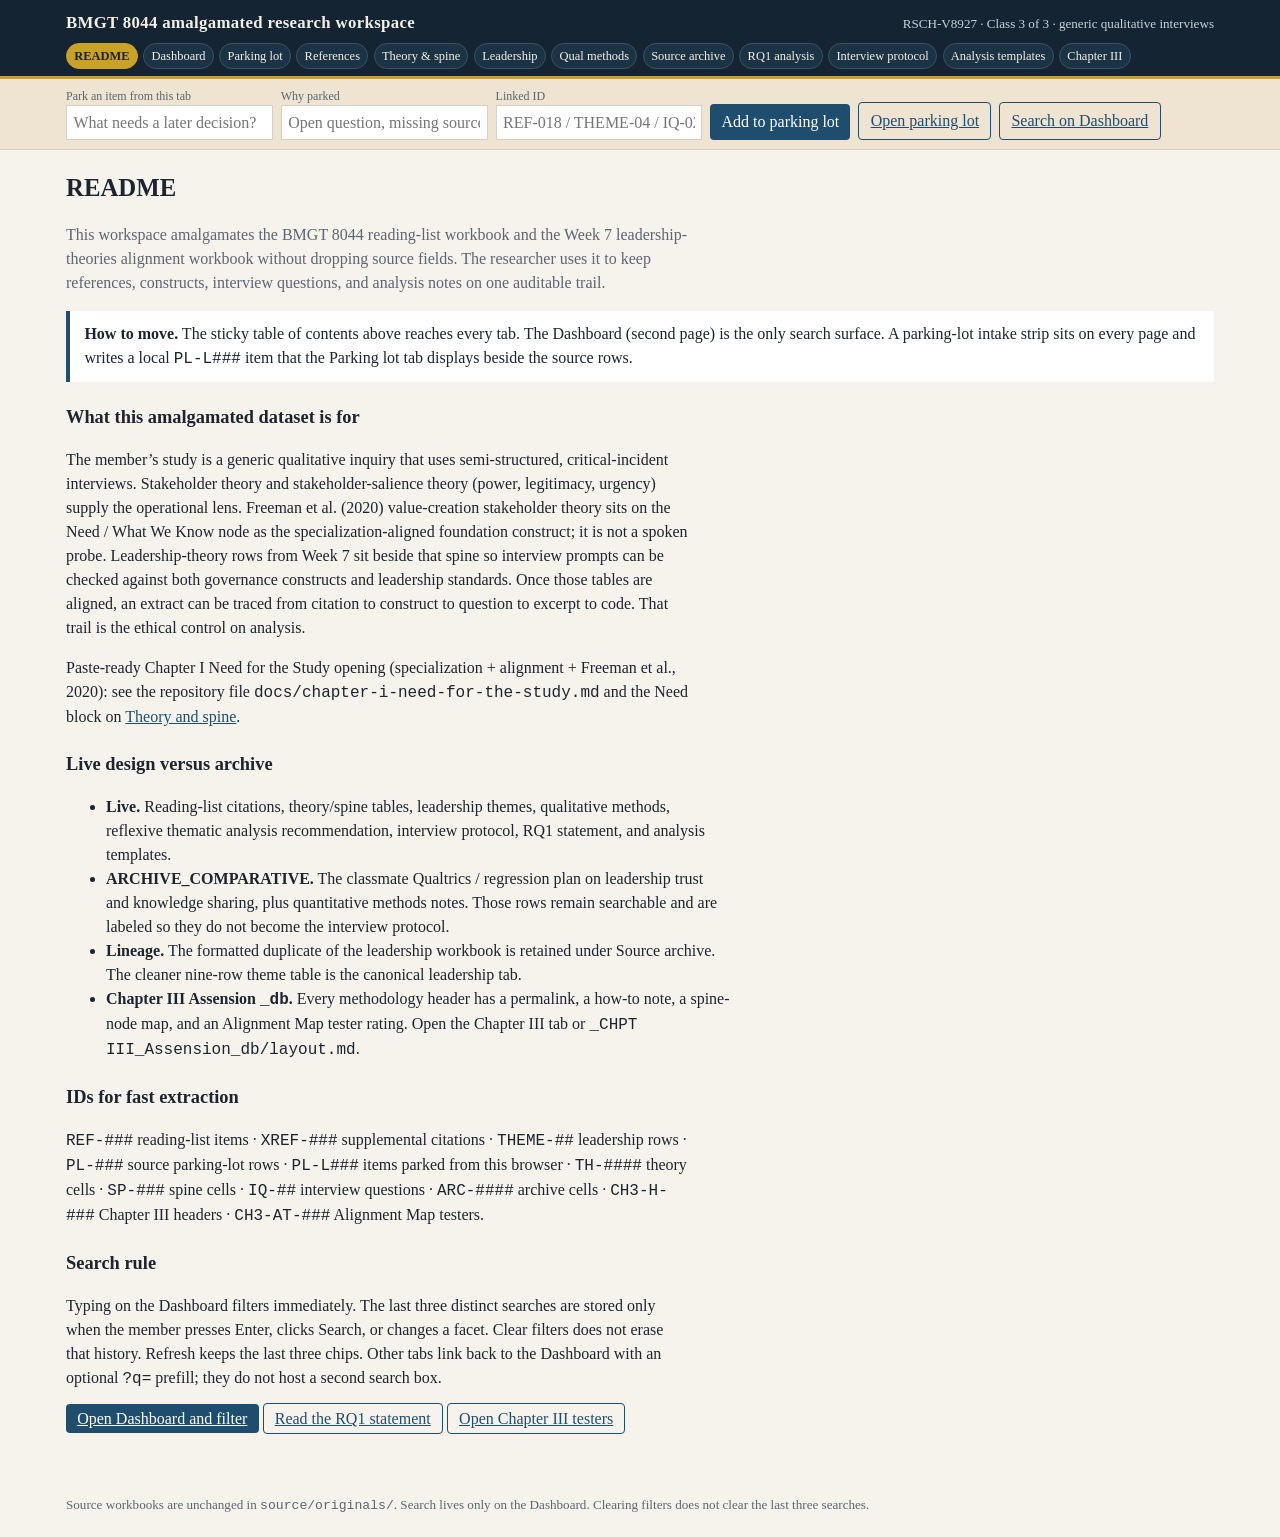
<file: workspace-app/index.html>
<!DOCTYPE html>
<html lang="en">
<head>
  <meta charset="utf-8">
  <meta name="viewport" content="width=device-width, initial-scale=1">
  <title>README · BMGT 8044 research workspace</title>
  <link rel="stylesheet" href="css/app.css">
</head>
<body data-page="00_README">
<main class="prose">
  <h2>README</h2>
  <p class="lede">This workspace amalgamates the BMGT 8044 reading-list workbook and the Week 7 leadership-theories alignment workbook without dropping source fields. The researcher uses it to keep references, constructs, interview questions, and analysis notes on one auditable trail.</p>

  <div class="callout">
    <strong>How to move.</strong> The sticky table of contents above reaches every tab. The Dashboard (second page) is the only search surface. A parking-lot intake strip sits on every page and writes a local <code>PL-L###</code> item that the Parking lot tab displays beside the source rows.
  </div>

  <h3>What this amalgamated dataset is for</h3>
  <p>The member’s study is a generic qualitative inquiry that uses semi-structured, critical-incident interviews. Stakeholder theory and stakeholder-salience theory (power, legitimacy, urgency) supply the operational lens. Freeman et al. (2020) value-creation stakeholder theory sits on the Need / What We Know node as the specialization-aligned foundation construct; it is not a spoken probe. Leadership-theory rows from Week 7 sit beside that spine so interview prompts can be checked against both governance constructs and leadership standards. Once those tables are aligned, an extract can be traced from citation to construct to question to excerpt to code. That trail is the ethical control on analysis.</p>
  <p>Paste-ready Chapter I Need for the Study opening (specialization + alignment + Freeman et al., 2020): see the repository file <code>docs/chapter-i-need-for-the-study.md</code> and the Need block on <a href="theory-spine.html">Theory and spine</a>.</p>

  <h3>Live design versus archive</h3>
  <ul>
    <li><strong>Live.</strong> Reading-list citations, theory/spine tables, leadership themes, qualitative methods, reflexive thematic analysis recommendation, interview protocol, RQ1 statement, and analysis templates.</li>
    <li><strong>ARCHIVE_COMPARATIVE.</strong> The classmate Qualtrics / regression plan on leadership trust and knowledge sharing, plus quantitative methods notes. Those rows remain searchable and are labeled so they do not become the interview protocol.</li>
    <li><strong>Lineage.</strong> The formatted duplicate of the leadership workbook is retained under Source archive. The cleaner nine-row theme table is the canonical leadership tab.</li>
    <li><strong>Chapter III Assension <code>_db</code>.</strong> Every methodology header has a permalink, a how-to note, a spine-node map, and an Alignment Map tester rating. Open the Chapter III tab or <code>_CHPT III_Assension_db/layout.md</code>.</li>
  </ul>

  <h3>IDs for fast extraction</h3>
  <p><code>REF-###</code> reading-list items · <code>XREF-###</code> supplemental citations · <code>THEME-##</code> leadership rows · <code>PL-###</code> source parking-lot rows · <code>PL-L###</code> items parked from this browser · <code>TH-####</code> theory cells · <code>SP-###</code> spine cells · <code>IQ-##</code> interview questions · <code>ARC-####</code> archive cells · <code>CH3-H-###</code> Chapter III headers · <code>CH3-AT-###</code> Alignment Map testers.</p>

  <h3>Search rule</h3>
  <p>Typing on the Dashboard filters immediately. The last three distinct searches are stored only when the member presses Enter, clicks Search, or changes a facet. Clear filters does not erase that history. Refresh keeps the last three chips. Other tabs link back to the Dashboard with an optional <code>?q=</code> prefill; they do not host a second search box.</p>

  <p><a class="btn" href="dashboard.html">Open Dashboard and filter</a>
     <a class="btn secondary" href="rq1.html">Read the RQ1 statement</a>
     <a class="btn secondary" href="chapter-iii.html">Open Chapter III testers</a></p>
</main>
<script type="module" src="js/nav.js"></script>
</body>
</html>
</file>
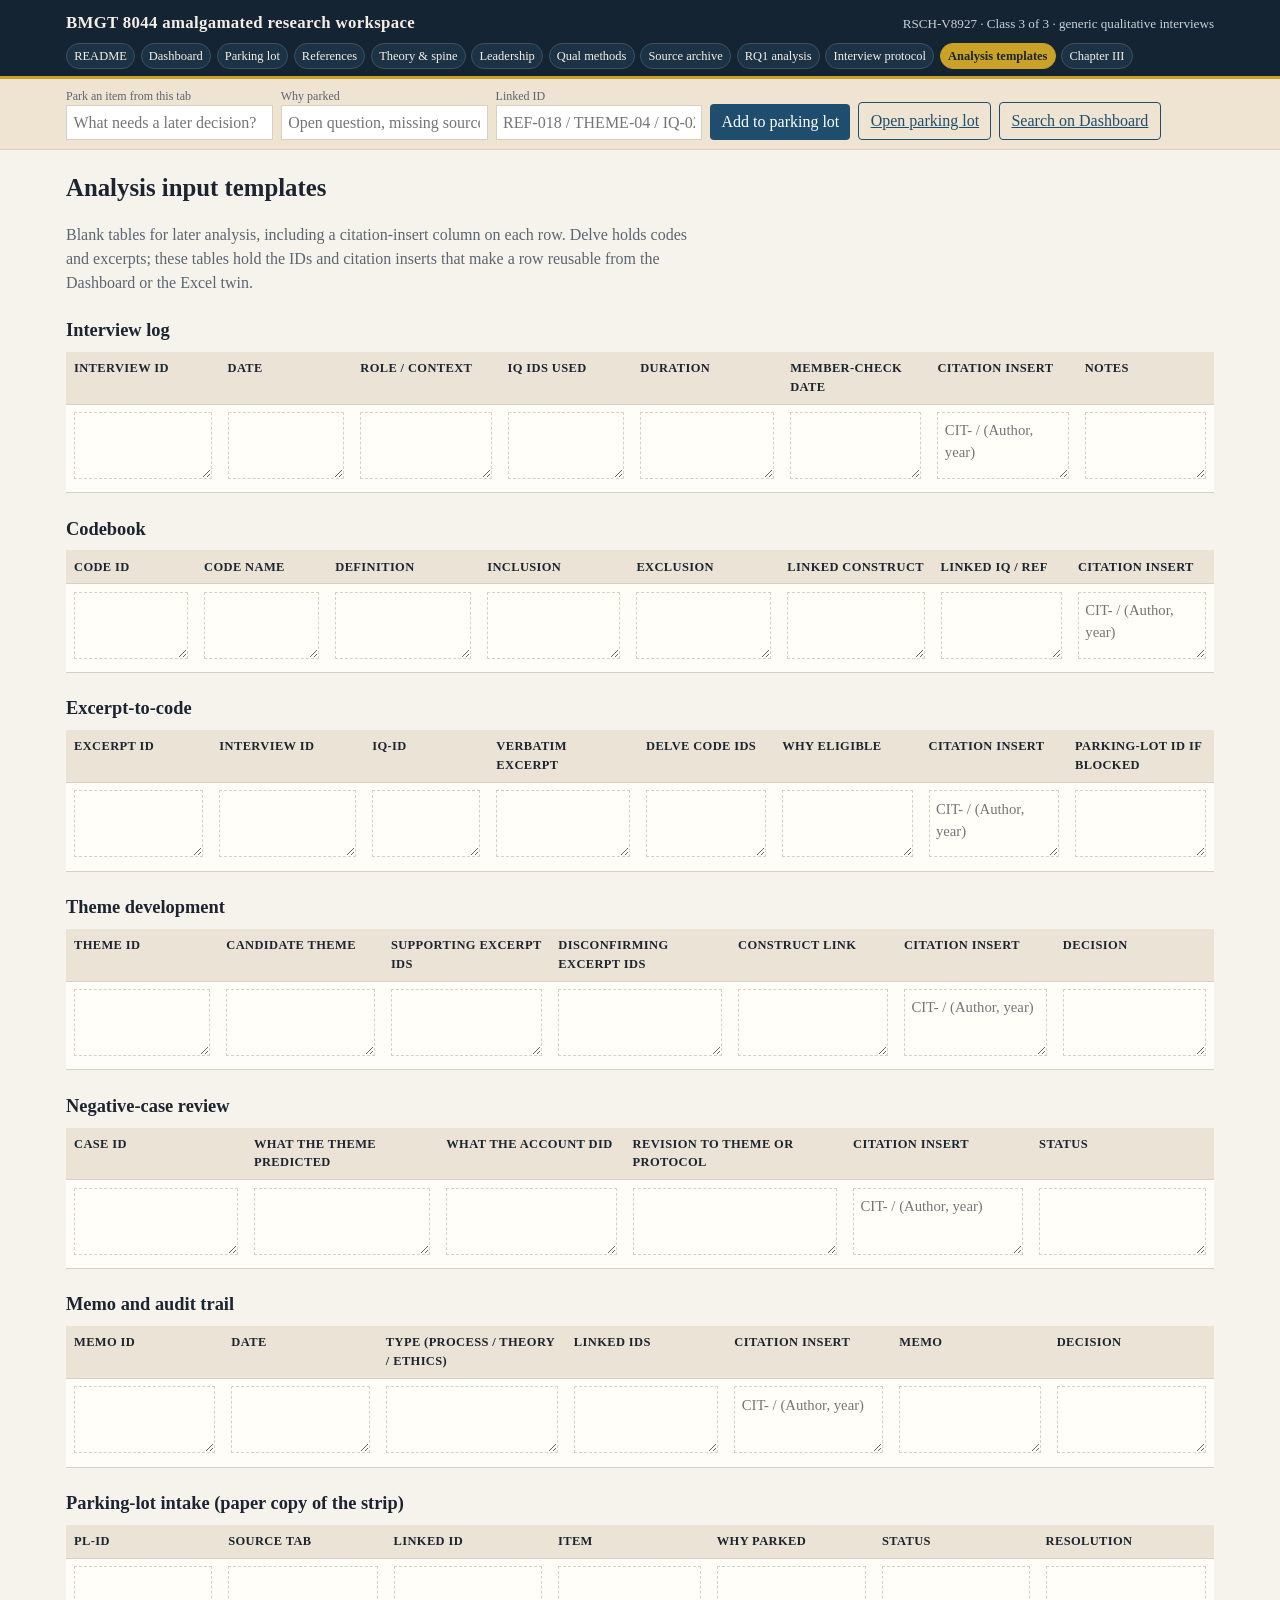
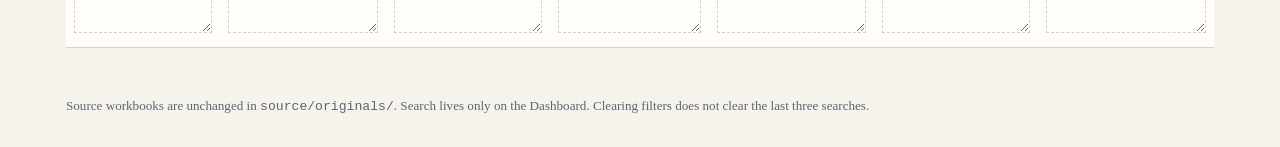
<file: workspace-app/analysis-templates.html>
<!DOCTYPE html>
<html lang="en">
<head>
  <meta charset="utf-8">
  <meta name="viewport" content="width=device-width, initial-scale=1">
  <title>Analysis templates · BMGT 8044 research workspace</title>
  <link rel="stylesheet" href="css/app.css">
</head>
<body data-page="10_ANALYSIS_TEMPLATES">
<main class="prose">
  <h2>Analysis input templates</h2>
  <p class="lede">Blank tables for later analysis, including a citation-insert column on each row. Delve holds codes and excerpts; these tables hold the IDs and citation inserts that make a row reusable from the Dashboard or the Excel twin.</p>

  <h3>Interview log</h3>
  <table>
    <thead><tr><th>Interview ID</th><th>Date</th><th>Role / context</th><th>IQ IDs used</th><th>Duration</th><th>Member-check date</th><th>Citation insert</th><th>Notes</th></tr></thead>
    <tbody>
      <tr><td class="templates"><textarea></textarea></td><td class="templates"><textarea></textarea></td><td class="templates"><textarea></textarea></td><td class="templates"><textarea></textarea></td><td class="templates"><textarea></textarea></td><td class="templates"><textarea></textarea></td><td class="templates"><textarea placeholder="CIT- / (Author, year)"></textarea></td><td class="templates"><textarea></textarea></td></tr>
    </tbody>
  </table>

  <h3>Codebook</h3>
  <table>
    <thead><tr><th>Code ID</th><th>Code name</th><th>Definition</th><th>Inclusion</th><th>Exclusion</th><th>Linked construct</th><th>Linked IQ / REF</th><th>Citation insert</th></tr></thead>
    <tbody>
      <tr><td class="templates"><textarea></textarea></td><td class="templates"><textarea></textarea></td><td class="templates"><textarea></textarea></td><td class="templates"><textarea></textarea></td><td class="templates"><textarea></textarea></td><td class="templates"><textarea></textarea></td><td class="templates"><textarea></textarea></td><td class="templates"><textarea placeholder="CIT- / (Author, year)"></textarea></td></tr>
    </tbody>
  </table>

  <h3>Excerpt-to-code</h3>
  <table>
    <thead><tr><th>Excerpt ID</th><th>Interview ID</th><th>IQ-ID</th><th>Verbatim excerpt</th><th>Delve code IDs</th><th>Why eligible</th><th>Citation insert</th><th>Parking-lot ID if blocked</th></tr></thead>
    <tbody>
      <tr><td class="templates"><textarea></textarea></td><td class="templates"><textarea></textarea></td><td class="templates"><textarea></textarea></td><td class="templates"><textarea></textarea></td><td class="templates"><textarea></textarea></td><td class="templates"><textarea></textarea></td><td class="templates"><textarea placeholder="CIT- / (Author, year)"></textarea></td><td class="templates"><textarea></textarea></td></tr>
    </tbody>
  </table>

  <h3>Theme development</h3>
  <table>
    <thead><tr><th>Theme ID</th><th>Candidate theme</th><th>Supporting excerpt IDs</th><th>Disconfirming excerpt IDs</th><th>Construct link</th><th>Citation insert</th><th>Decision</th></tr></thead>
    <tbody>
      <tr><td class="templates"><textarea></textarea></td><td class="templates"><textarea></textarea></td><td class="templates"><textarea></textarea></td><td class="templates"><textarea></textarea></td><td class="templates"><textarea></textarea></td><td class="templates"><textarea placeholder="CIT- / (Author, year)"></textarea></td><td class="templates"><textarea></textarea></td></tr>
    </tbody>
  </table>

  <h3>Negative-case review</h3>
  <table>
    <thead><tr><th>Case ID</th><th>What the theme predicted</th><th>What the account did</th><th>Revision to theme or protocol</th><th>Citation insert</th><th>Status</th></tr></thead>
    <tbody>
      <tr><td class="templates"><textarea></textarea></td><td class="templates"><textarea></textarea></td><td class="templates"><textarea></textarea></td><td class="templates"><textarea></textarea></td><td class="templates"><textarea placeholder="CIT- / (Author, year)"></textarea></td><td class="templates"><textarea></textarea></td></tr>
    </tbody>
  </table>

  <h3>Memo and audit trail</h3>
  <table>
    <thead><tr><th>Memo ID</th><th>Date</th><th>Type (process / theory / ethics)</th><th>Linked IDs</th><th>Citation insert</th><th>Memo</th><th>Decision</th></tr></thead>
    <tbody>
      <tr><td class="templates"><textarea></textarea></td><td class="templates"><textarea></textarea></td><td class="templates"><textarea></textarea></td><td class="templates"><textarea></textarea></td><td class="templates"><textarea placeholder="CIT- / (Author, year)"></textarea></td><td class="templates"><textarea></textarea></td><td class="templates"><textarea></textarea></td></tr>
    </tbody>
  </table>

  <h3>Parking-lot intake (paper copy of the strip)</h3>
  <table>
    <thead><tr><th>PL-ID</th><th>Source tab</th><th>Linked ID</th><th>Item</th><th>Why parked</th><th>Status</th><th>Resolution</th></tr></thead>
    <tbody>
      <tr><td class="templates"><textarea></textarea></td><td class="templates"><textarea></textarea></td><td class="templates"><textarea></textarea></td><td class="templates"><textarea></textarea></td><td class="templates"><textarea></textarea></td><td class="templates"><textarea></textarea></td><td class="templates"><textarea></textarea></td></tr>
    </tbody>
  </table>
</main>
<script type="module" src="js/nav.js"></script>
</body>
</html>
</file>
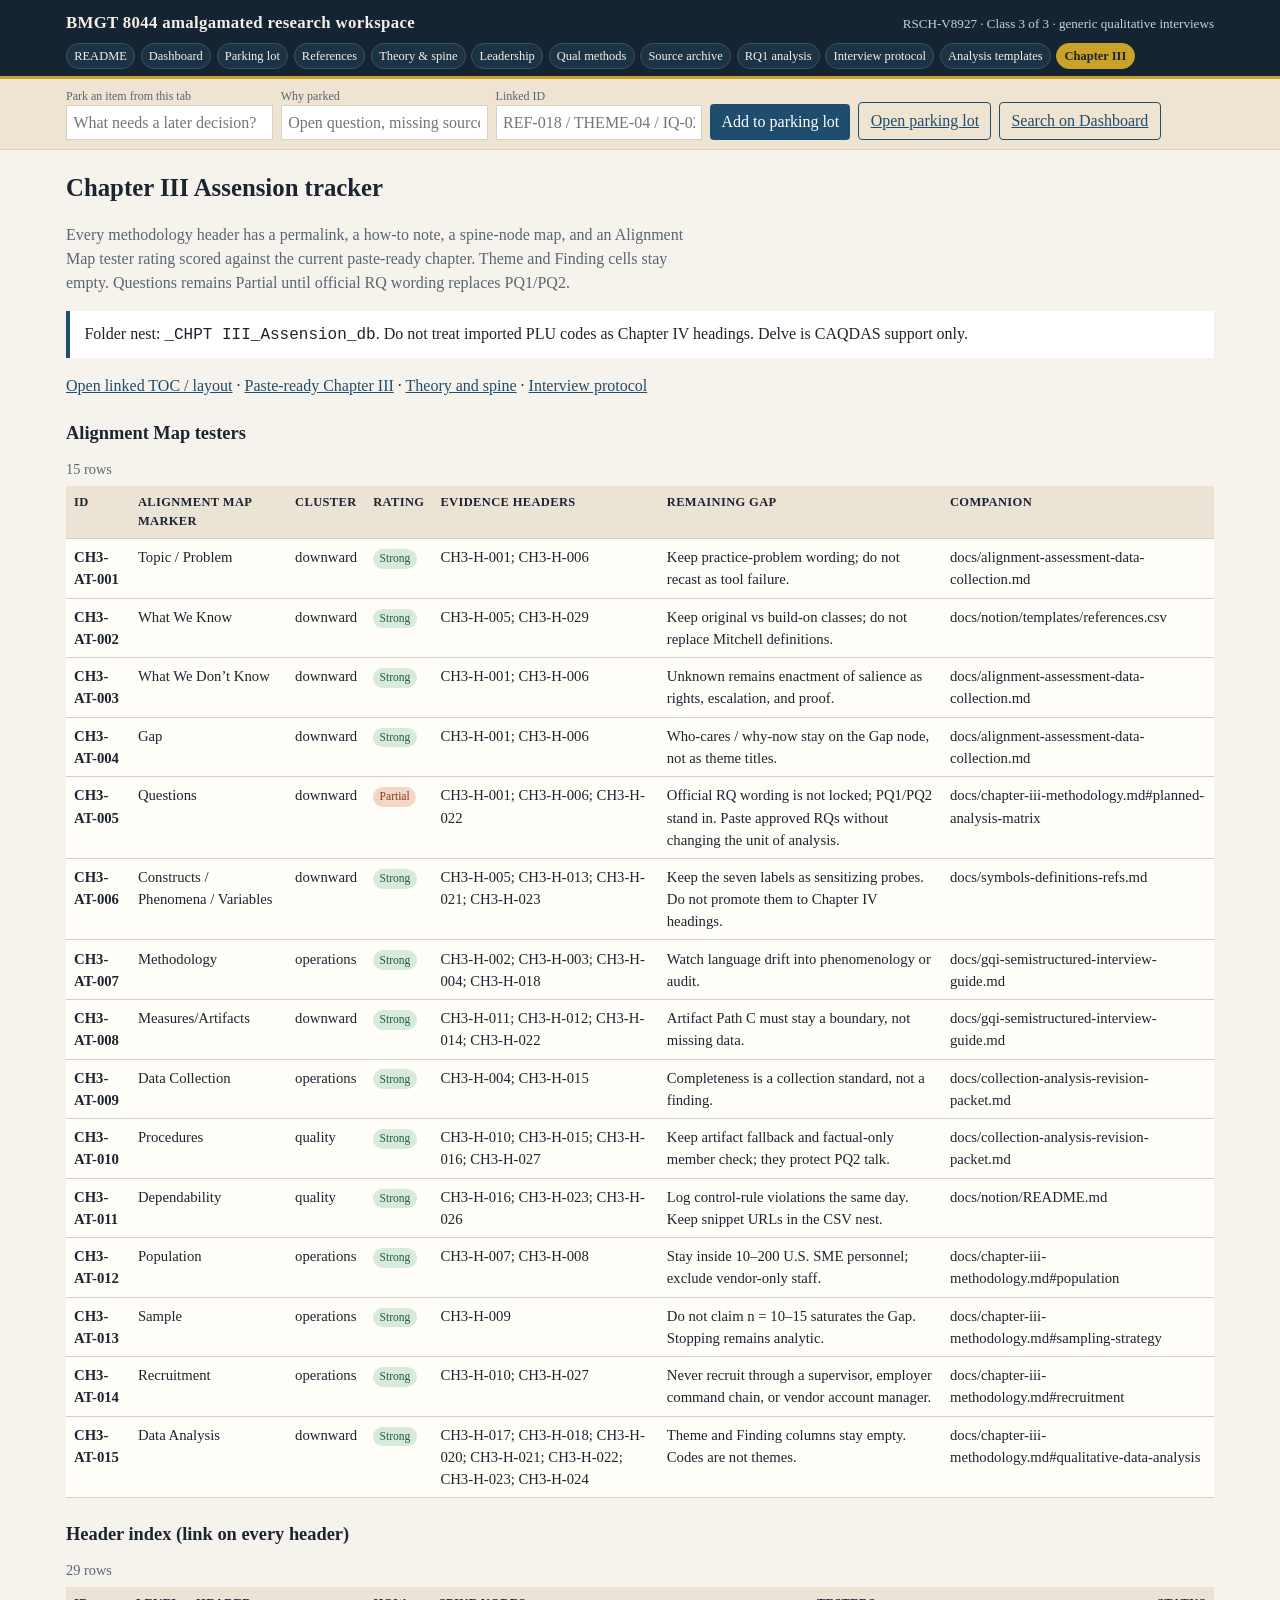
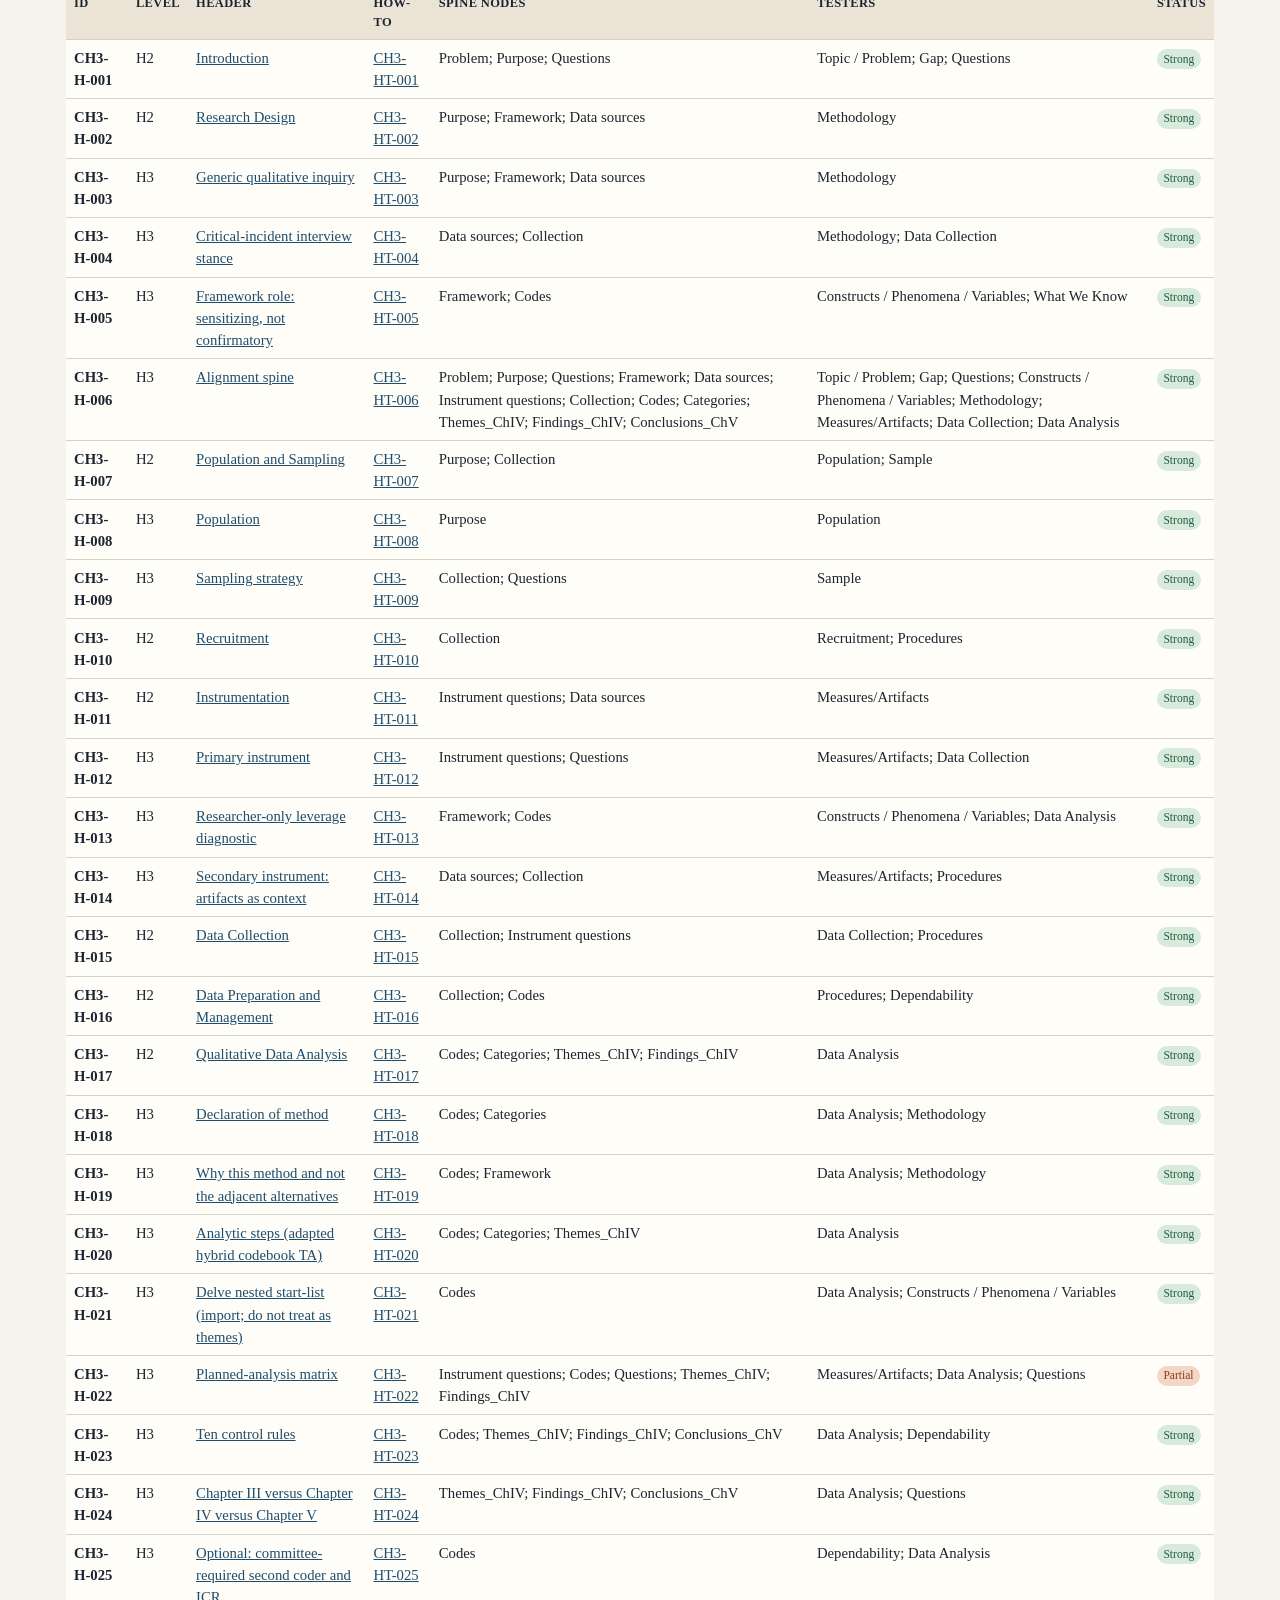
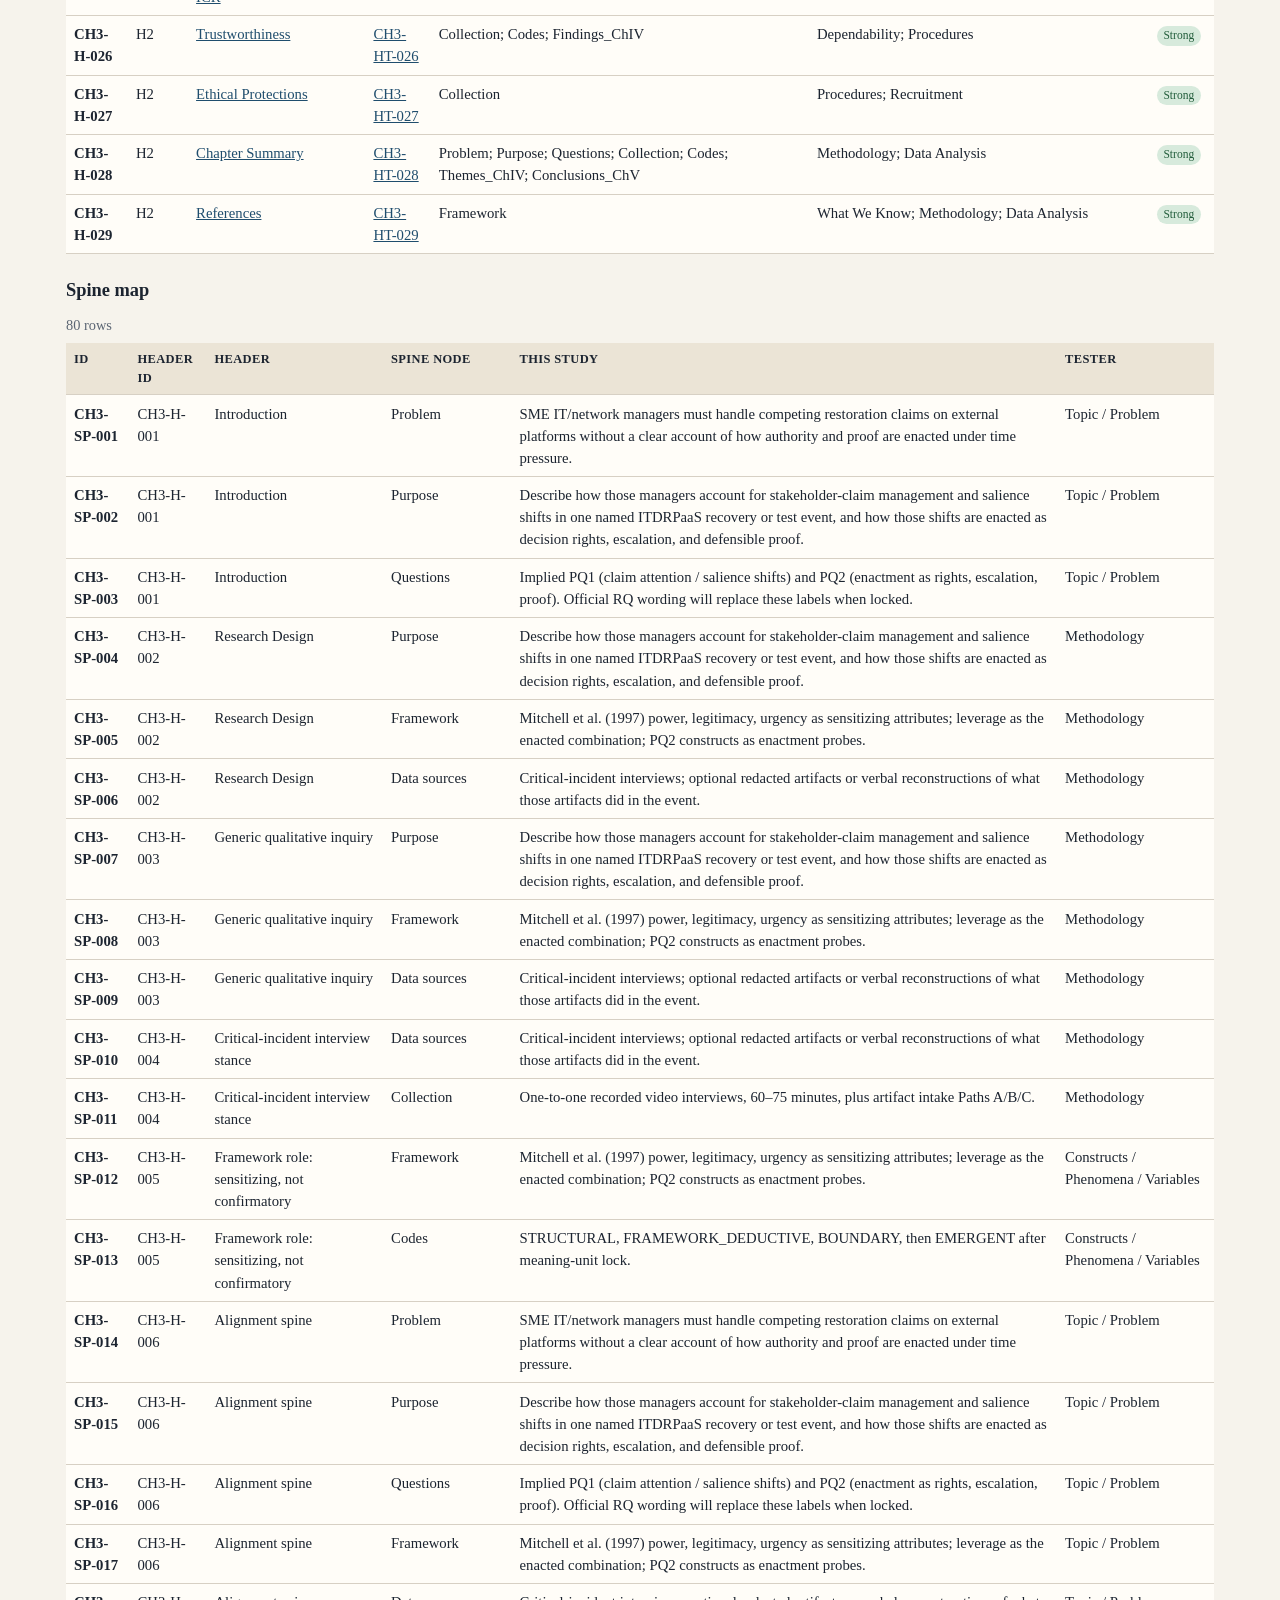
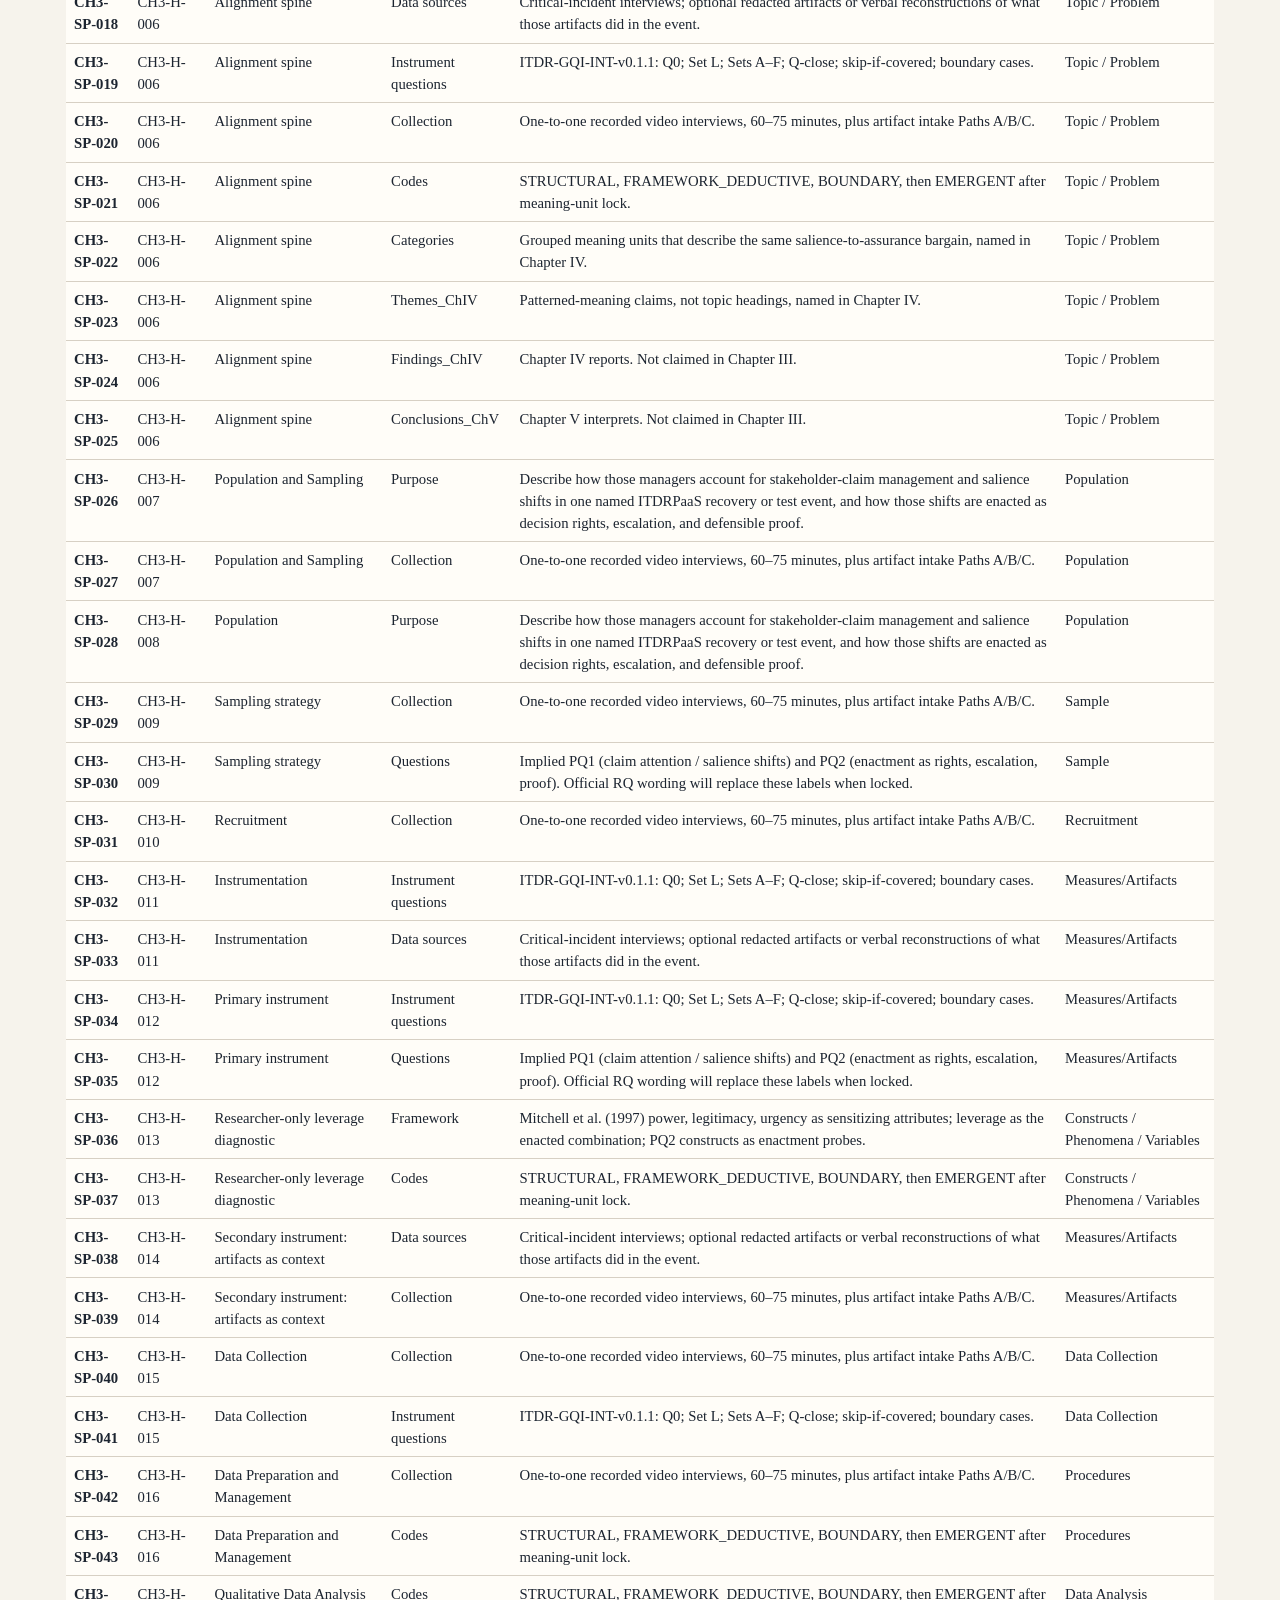
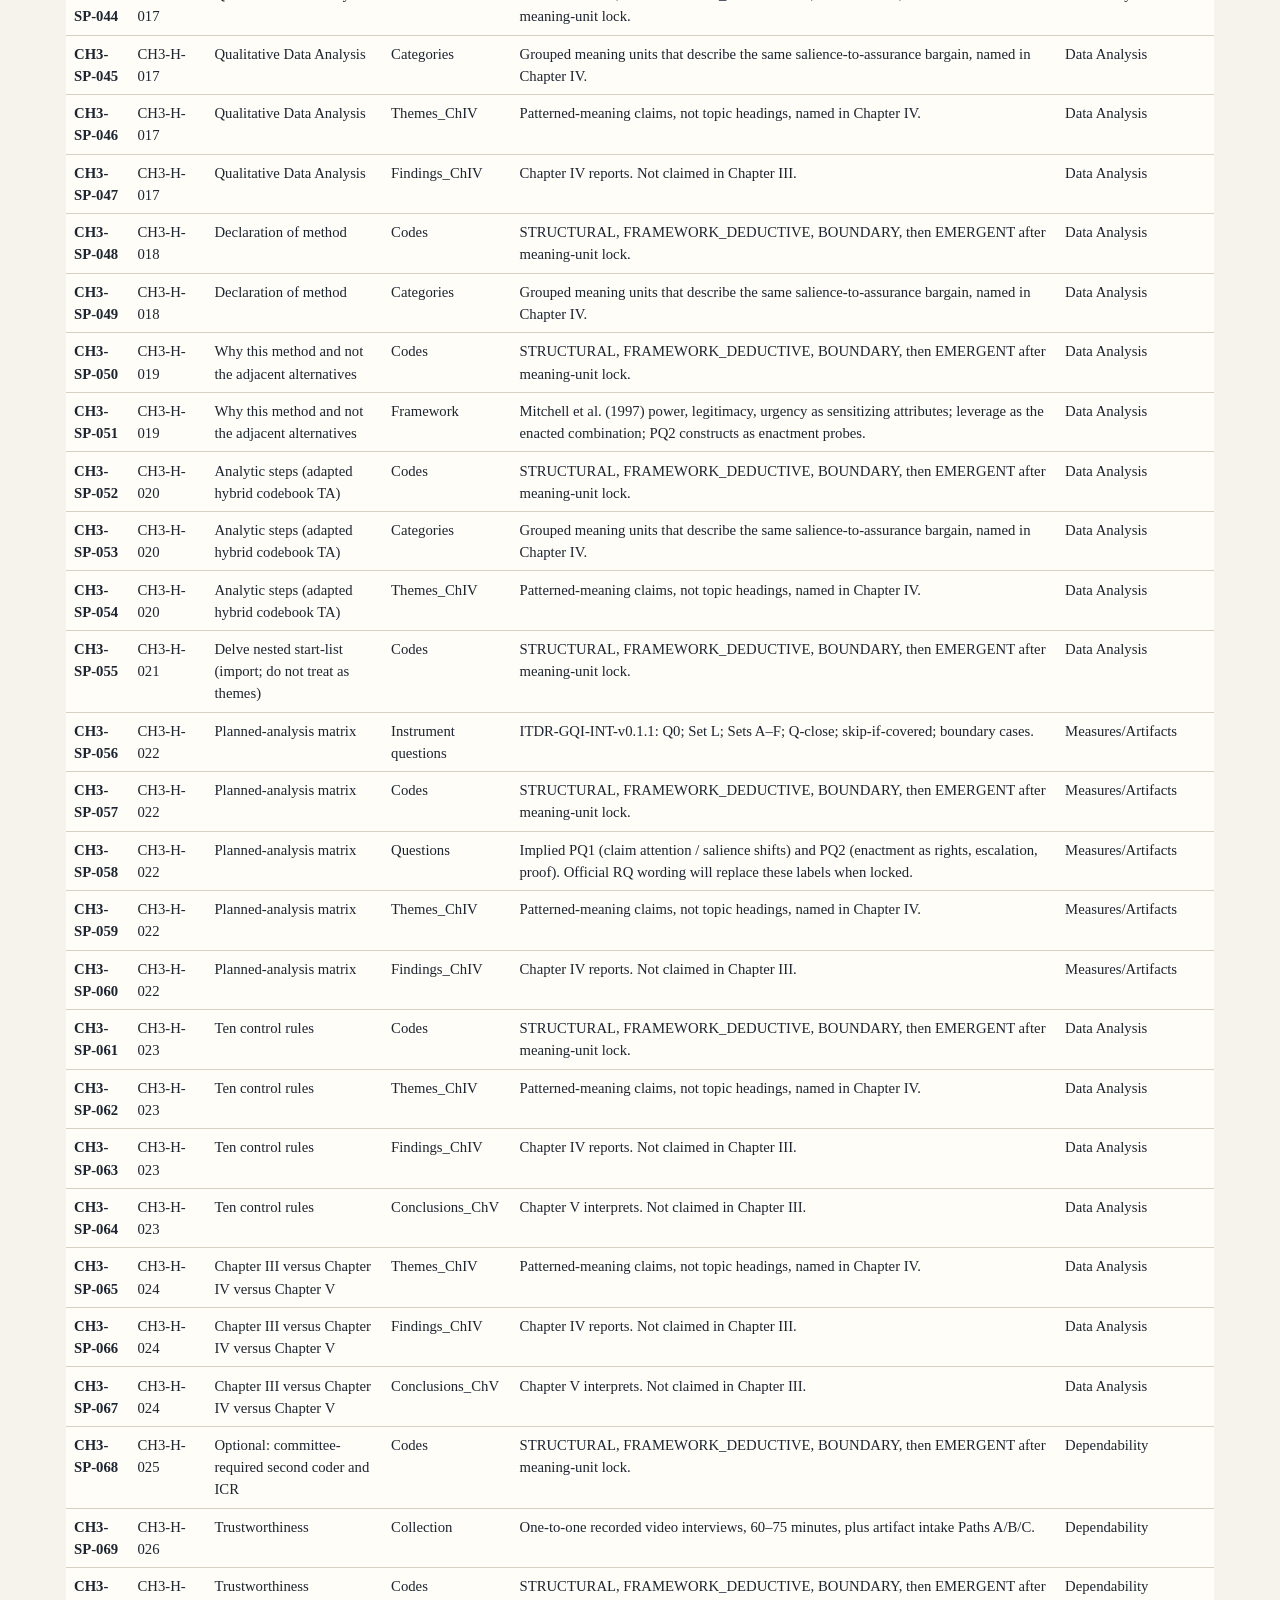
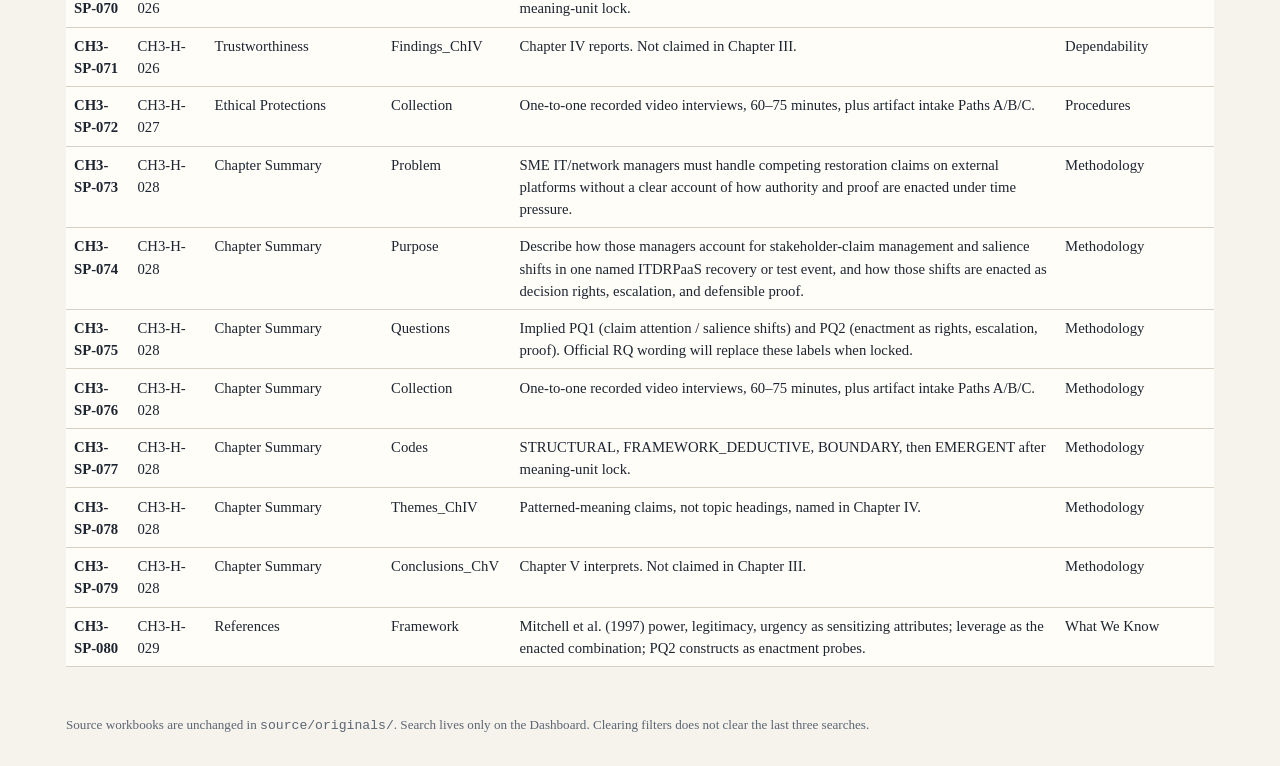
<file: workspace-app/chapter-iii.html>
<!DOCTYPE html>
<html lang="en">
<head>
  <meta charset="utf-8">
  <meta name="viewport" content="width=device-width, initial-scale=1">
  <title>Chapter III Assension · BMGT 8044 research workspace</title>
  <link rel="stylesheet" href="css/app.css">
</head>
<body data-page="11_CHIII_ASSENSION">
<main class="prose">
  <h2>Chapter III Assension tracker</h2>
  <p class="lede">Every methodology header has a permalink, a how-to note, a spine-node map, and an Alignment Map tester rating scored against the current paste-ready chapter. Theme and Finding cells stay empty. Questions remains Partial until official RQ wording replaces PQ1/PQ2.</p>
  <div class="callout">
    Folder nest: <code>_CHPT III_Assension_db</code>. Do not treat imported PLU codes as Chapter IV headings. Delve is CAQDAS support only.
  </div>
  <p>
    <a href="_CHPT%20III_Assension_db/layout.md">Open linked TOC / layout</a>
    · <a href="docs/chapter-iii-methodology.md">Paste-ready Chapter III</a>
    · <a href="theory-spine.html">Theory and spine</a>
    · <a href="interview-protocol.html">Interview protocol</a>
  </p>
  <h3>Alignment Map testers</h3>
  <div id="chiii-testers"></div>
  <h3>Header index (link on every header)</h3>
  <div id="chiii-headers"></div>
  <h3>Spine map</h3>
  <div id="chiii-spine"></div>
</main>
<script type="module" src="js/nav.js"></script>
<script type="module" src="js/tables.js"></script>
</body>
</html>
</file>
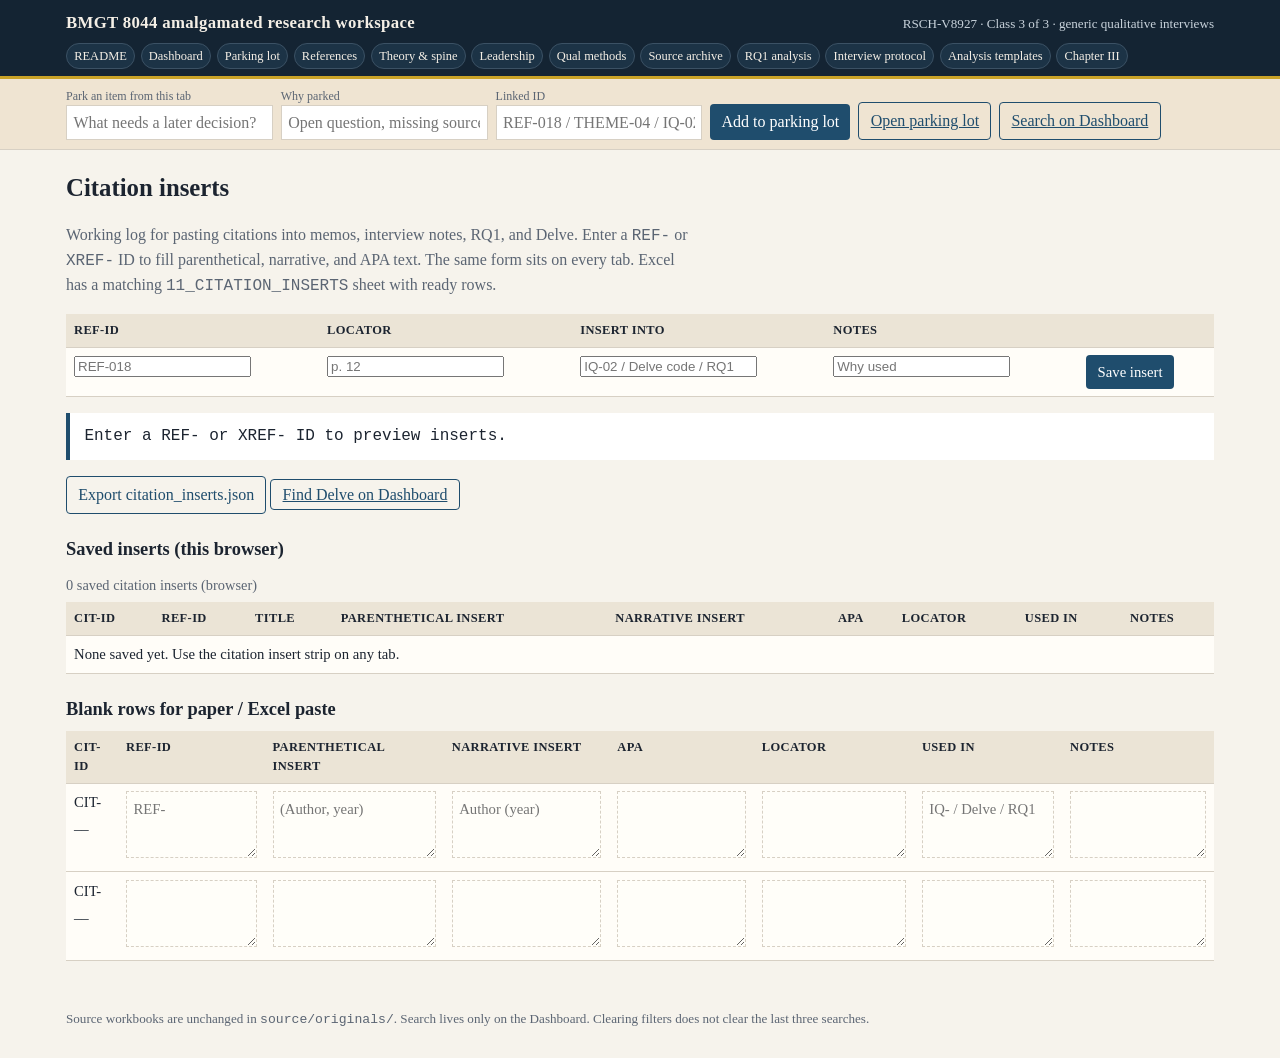
<file: workspace-app/citations.html>
<!DOCTYPE html>
<html lang="en">
<head>
  <meta charset="utf-8">
  <meta name="viewport" content="width=device-width, initial-scale=1">
  <title>Citation inserts · BMGT 8044 research workspace</title>
  <link rel="stylesheet" href="css/app.css">
</head>
<body data-page="11_CITATION_INSERTS">
<main class="prose">
  <h2>Citation inserts</h2>
  <p class="lede">Working log for pasting citations into memos, interview notes, RQ1, and Delve. Enter a <code>REF-</code> or <code>XREF-</code> ID to fill parenthetical, narrative, and APA text. The same form sits on every tab. Excel has a matching <code>11_CITATION_INSERTS</code> sheet with ready rows.</p>
  <form id="cite-page-form">
    <table>
      <thead>
        <tr>
          <th>REF-ID</th>
          <th>Locator</th>
          <th>Insert into</th>
          <th>Notes</th>
          <th></th>
        </tr>
      </thead>
      <tbody>
        <tr>
          <td><input id="cite-page-ref" required placeholder="REF-018" list="ref-ids"></td>
          <td><input id="cite-page-loc" placeholder="p. 12"></td>
          <td><input id="cite-page-used" placeholder="IQ-02 / Delve code / RQ1"></td>
          <td><input id="cite-page-notes" placeholder="Why used"></td>
          <td><button type="submit">Save insert</button></td>
        </tr>
      </tbody>
    </table>
    <datalist id="ref-ids"></datalist>
    <p id="cite-page-status" class="results-meta"></p>
    <pre id="cite-preview" class="note">Enter a REF- or XREF- ID to preview inserts.</pre>
    <p><button type="button" class="secondary" id="export-cites">Export citation_inserts.json</button>
       <a class="btn secondary" href="dashboard.html?q=Delve">Find Delve on Dashboard</a></p>
  </form>
  <h3>Saved inserts (this browser)</h3>
  <div id="cite-log"></div>
  <h3>Blank rows for paper / Excel paste</h3>
  <table>
    <thead>
      <tr>
        <th>CIT-ID</th>
        <th>REF-ID</th>
        <th>Parenthetical insert</th>
        <th>Narrative insert</th>
        <th>APA</th>
        <th>Locator</th>
        <th>Used in</th>
        <th>Notes</th>
      </tr>
    </thead>
    <tbody>
      <tr>
        <td>CIT-__</td>
        <td class="templates"><textarea placeholder="REF-"></textarea></td>
        <td class="templates"><textarea placeholder="(Author, year)"></textarea></td>
        <td class="templates"><textarea placeholder="Author (year)"></textarea></td>
        <td class="templates"><textarea></textarea></td>
        <td class="templates"><textarea></textarea></td>
        <td class="templates"><textarea placeholder="IQ- / Delve / RQ1"></textarea></td>
        <td class="templates"><textarea></textarea></td>
      </tr>
      <tr>
        <td>CIT-__</td>
        <td class="templates"><textarea></textarea></td>
        <td class="templates"><textarea></textarea></td>
        <td class="templates"><textarea></textarea></td>
        <td class="templates"><textarea></textarea></td>
        <td class="templates"><textarea></textarea></td>
        <td class="templates"><textarea></textarea></td>
        <td class="templates"><textarea></textarea></td>
      </tr>
    </tbody>
  </table>
</main>
<script type="module" src="js/nav.js"></script>
<script type="module" src="js/citation.js"></script>
</body>
</html>
</file>
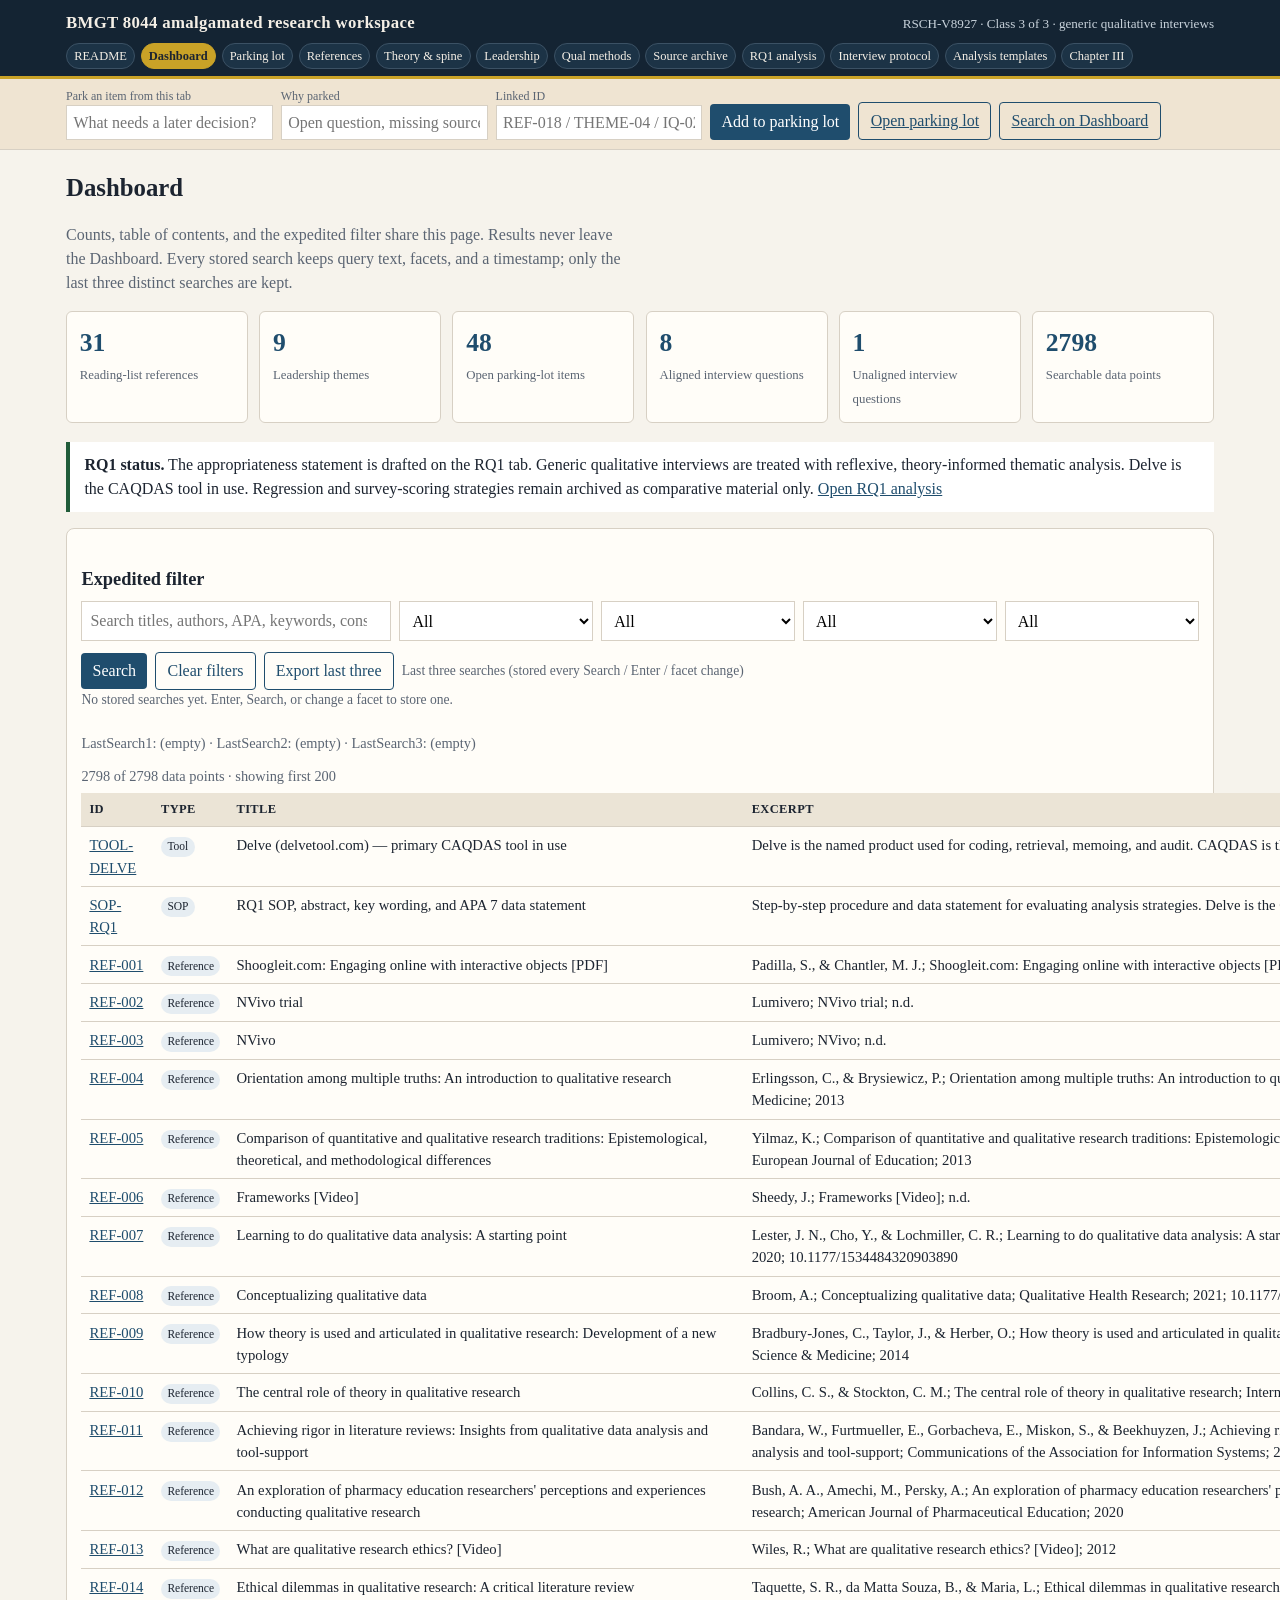
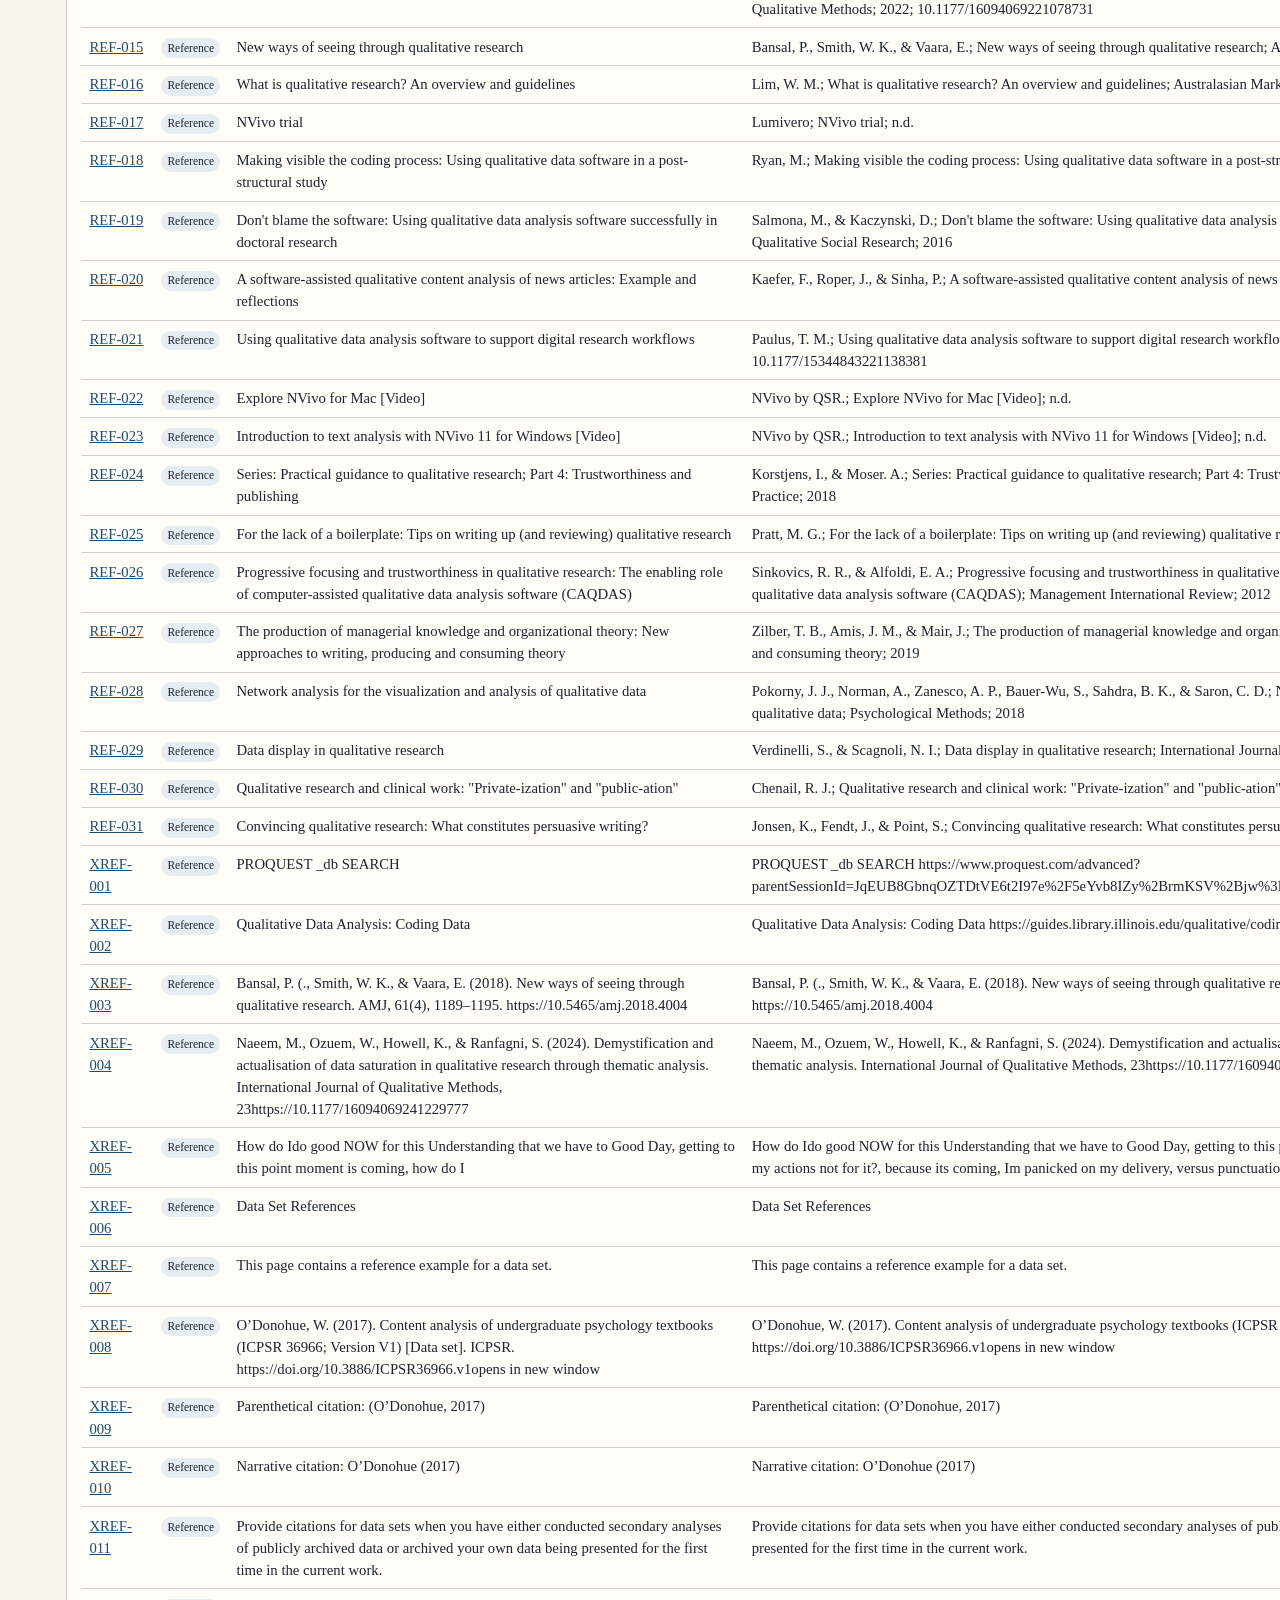
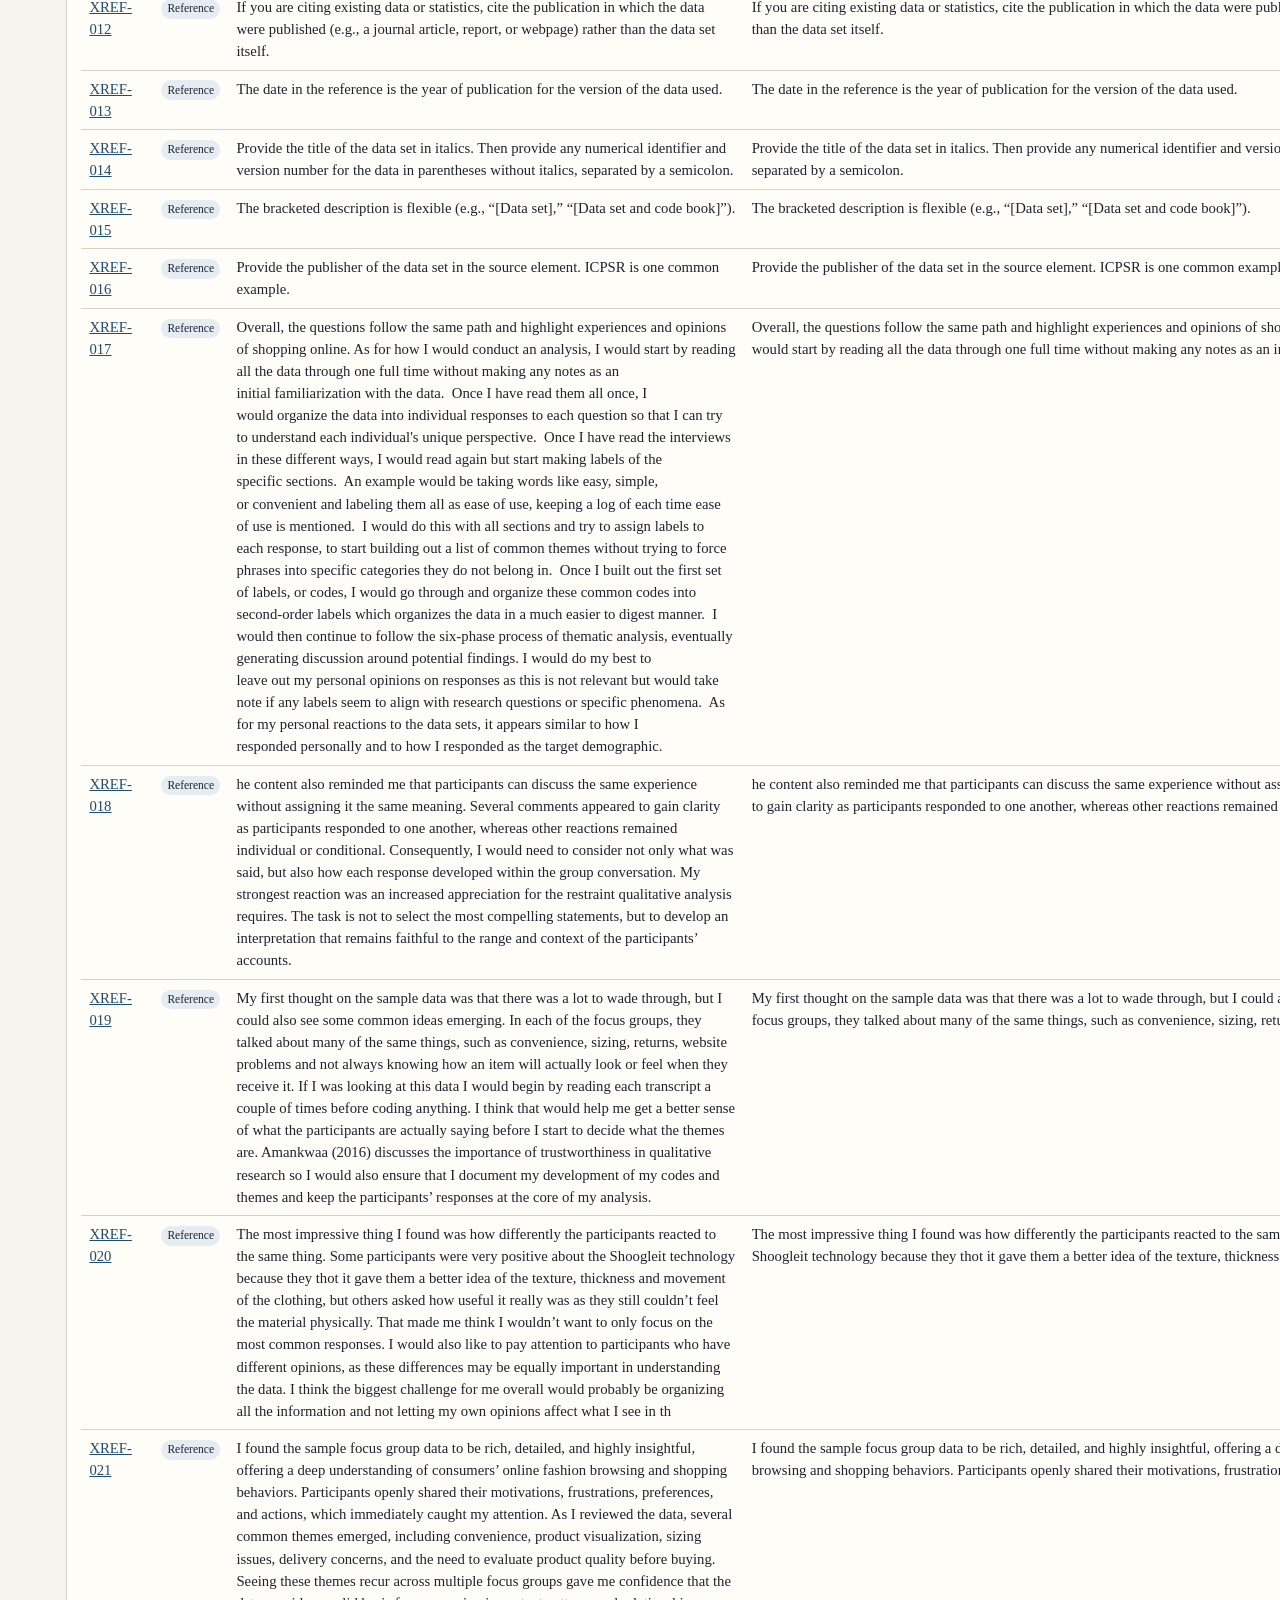
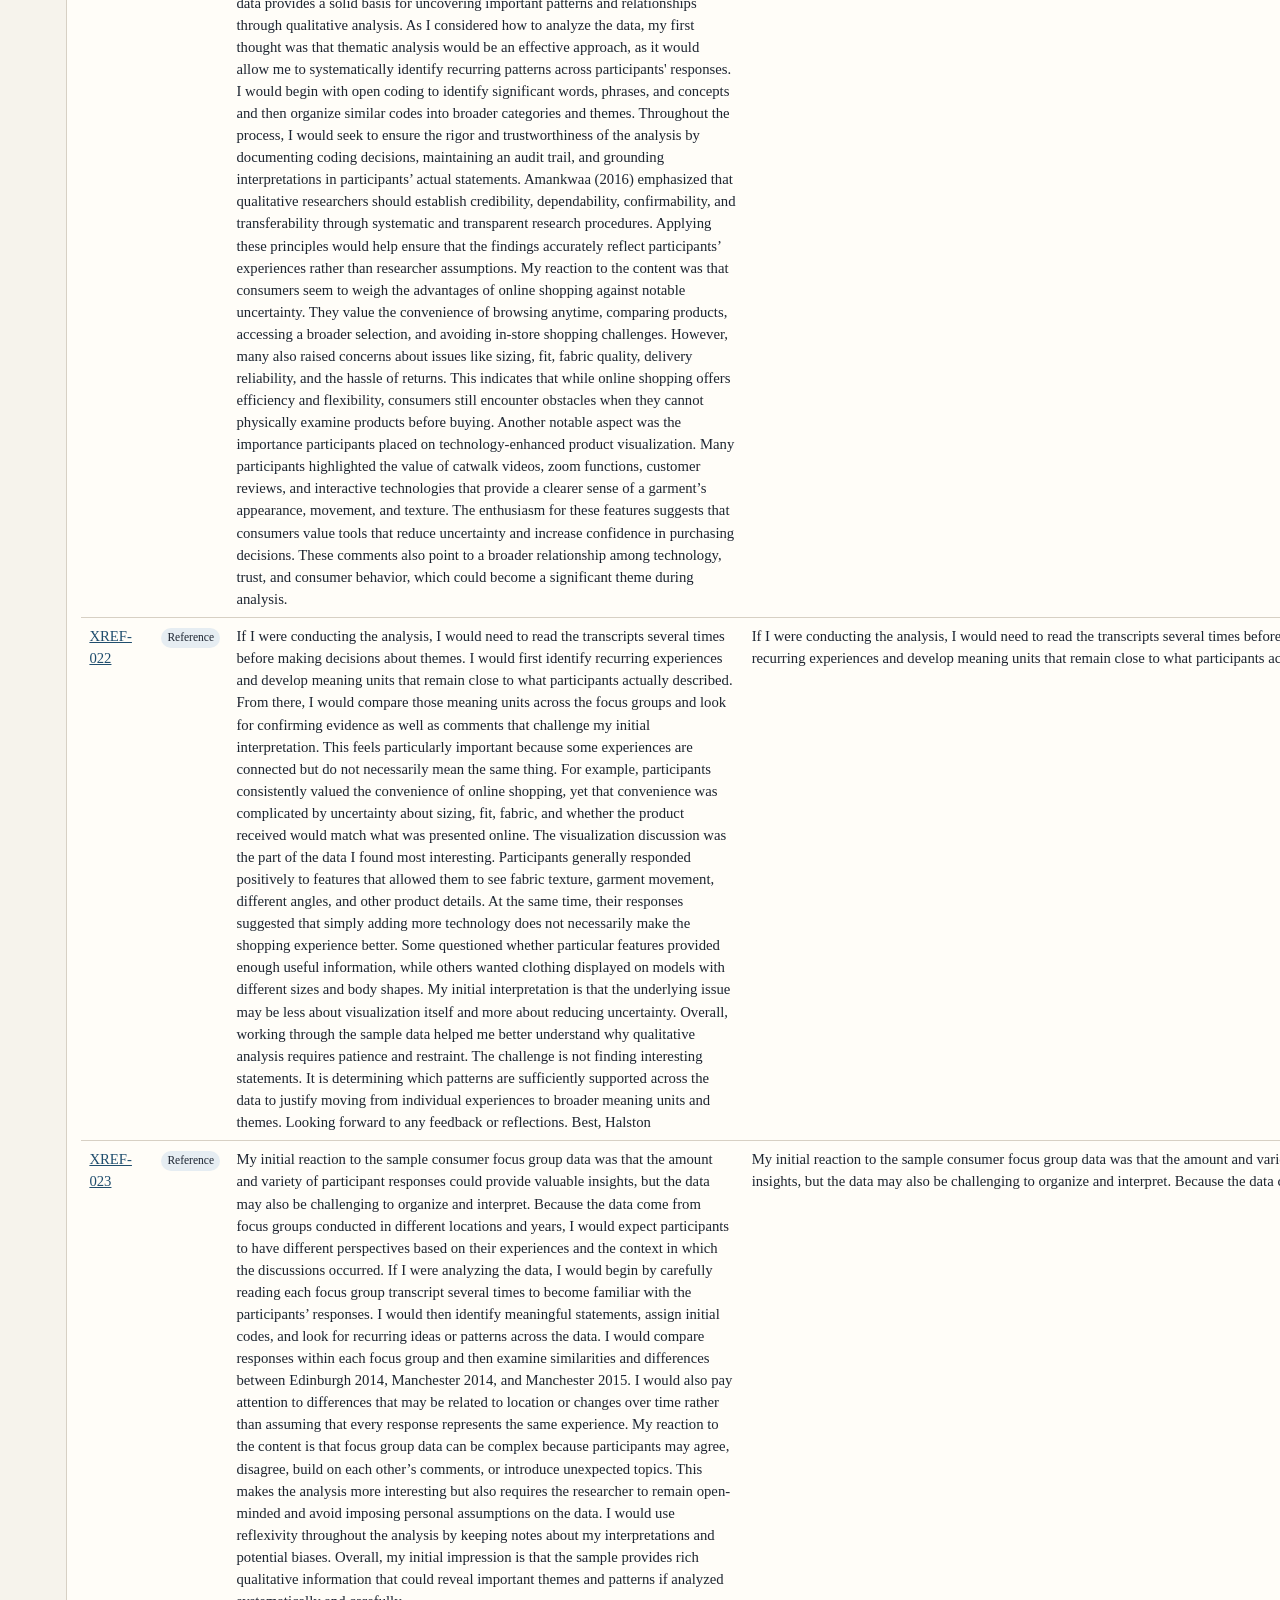
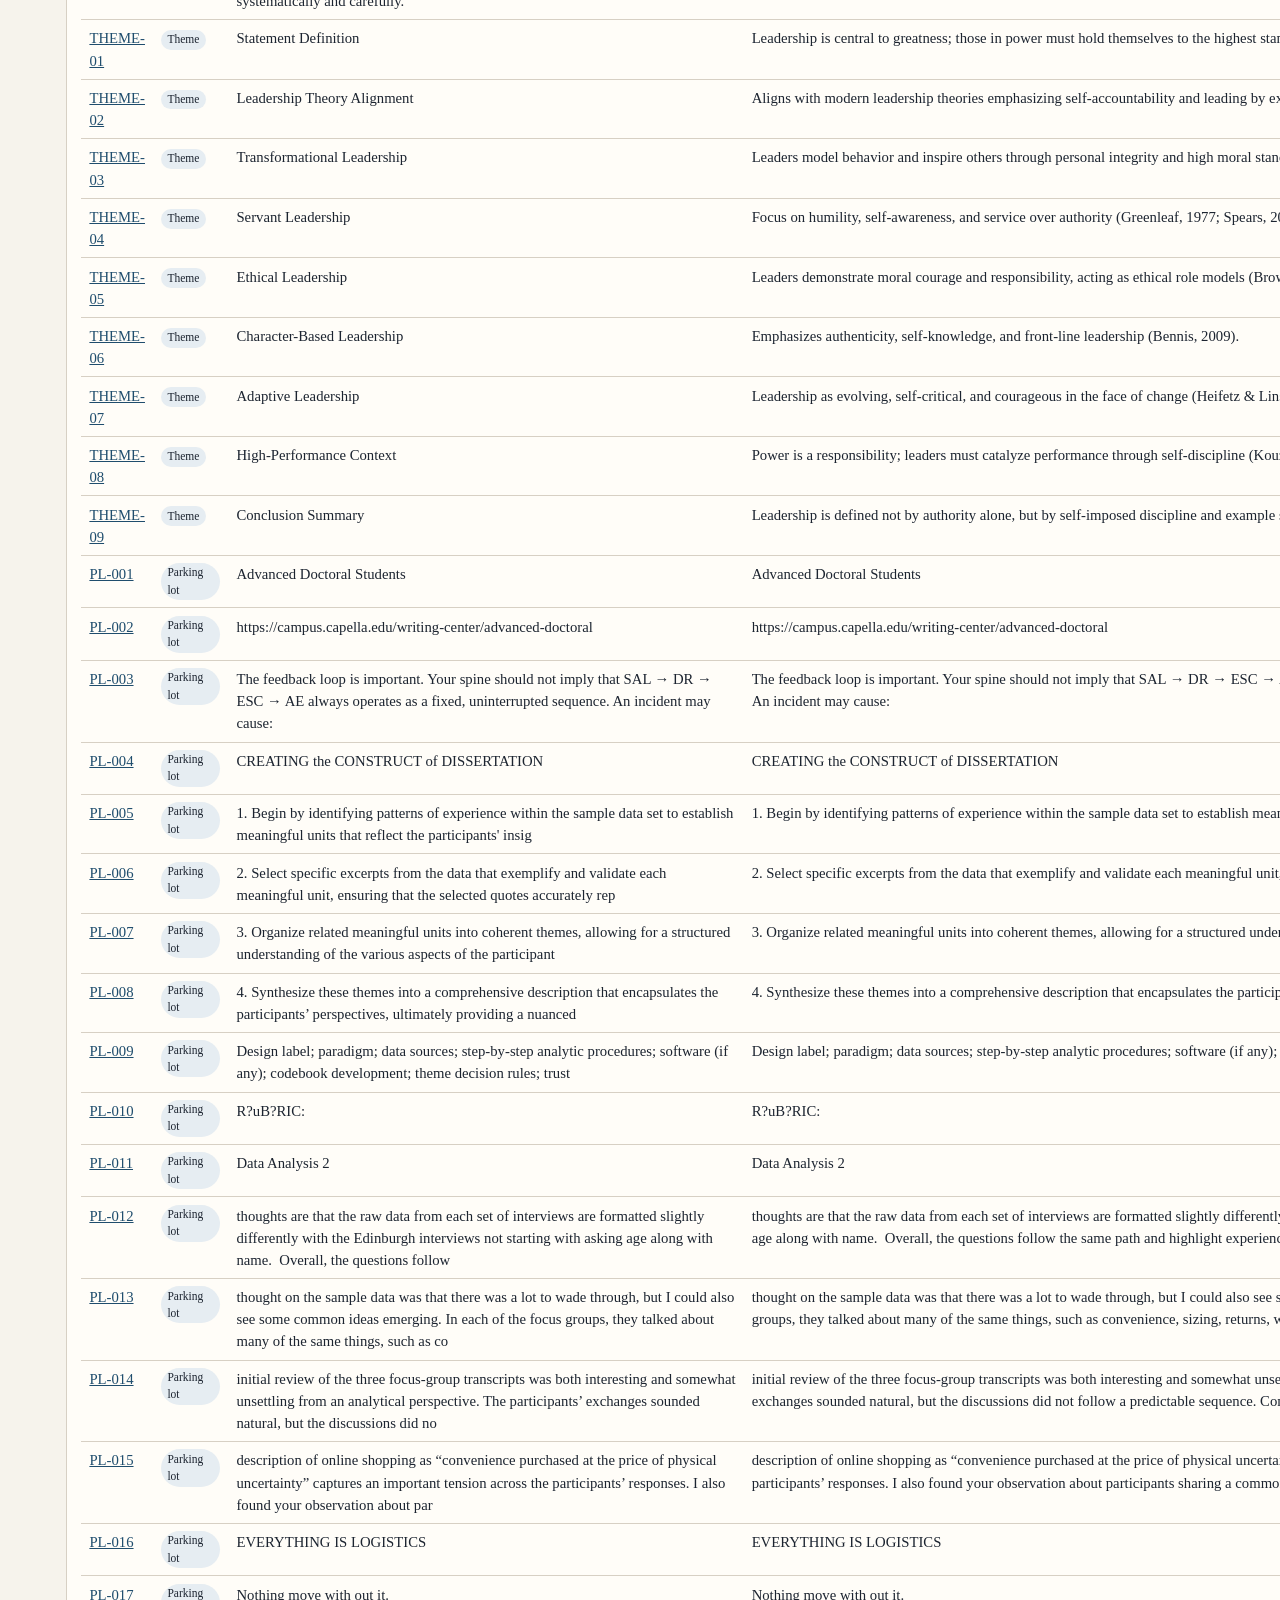
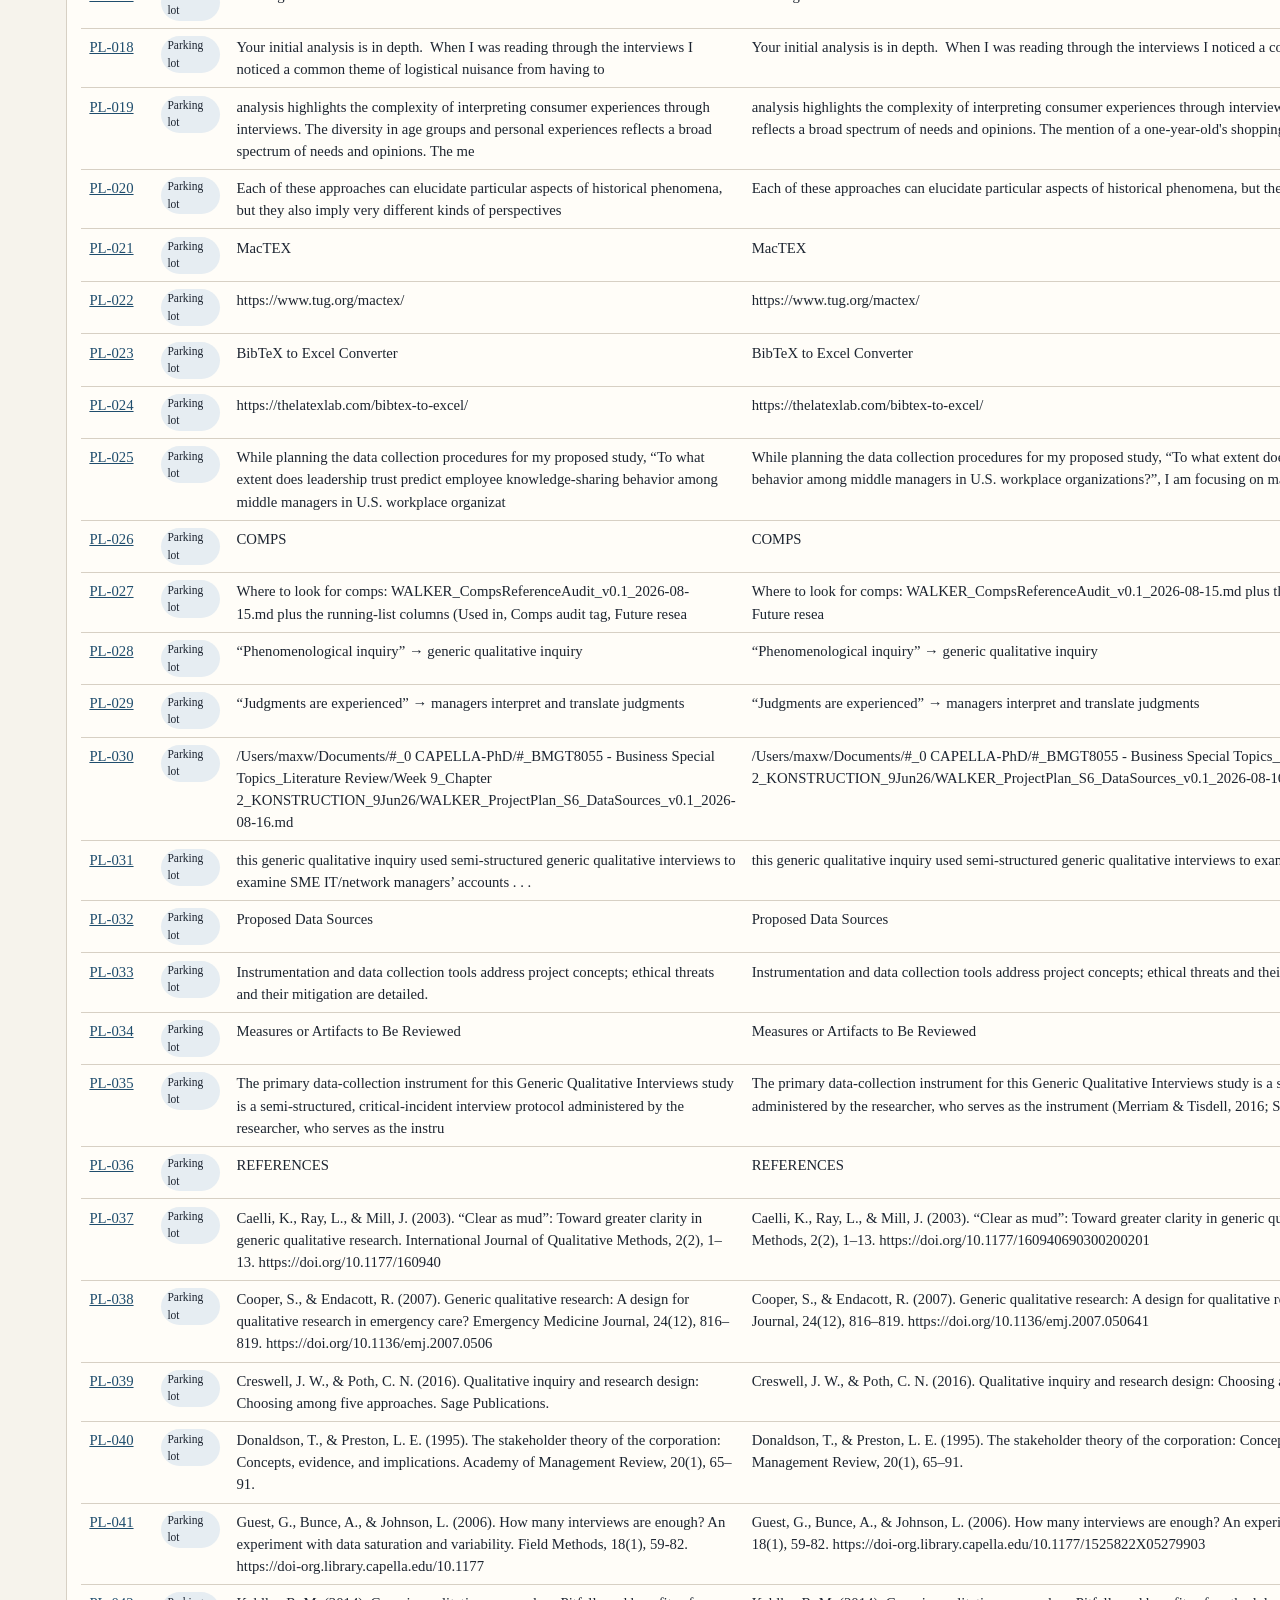
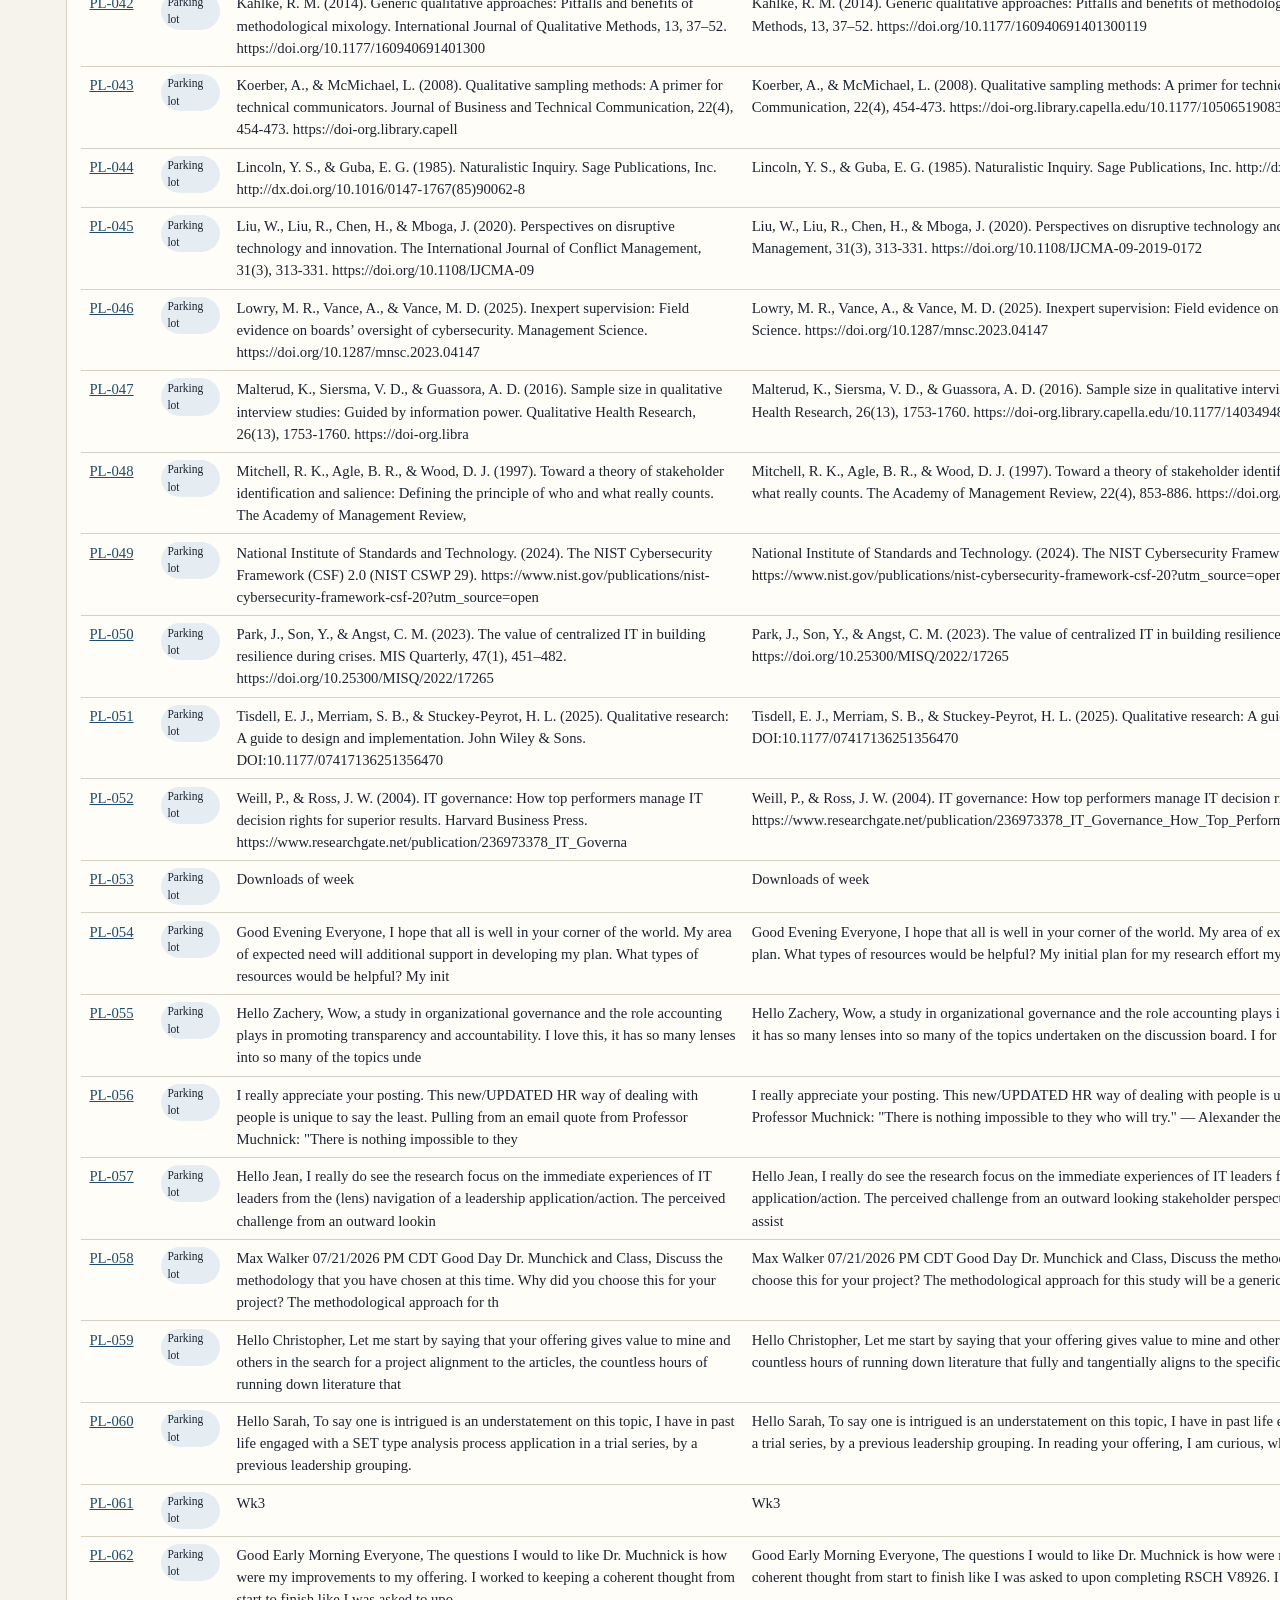
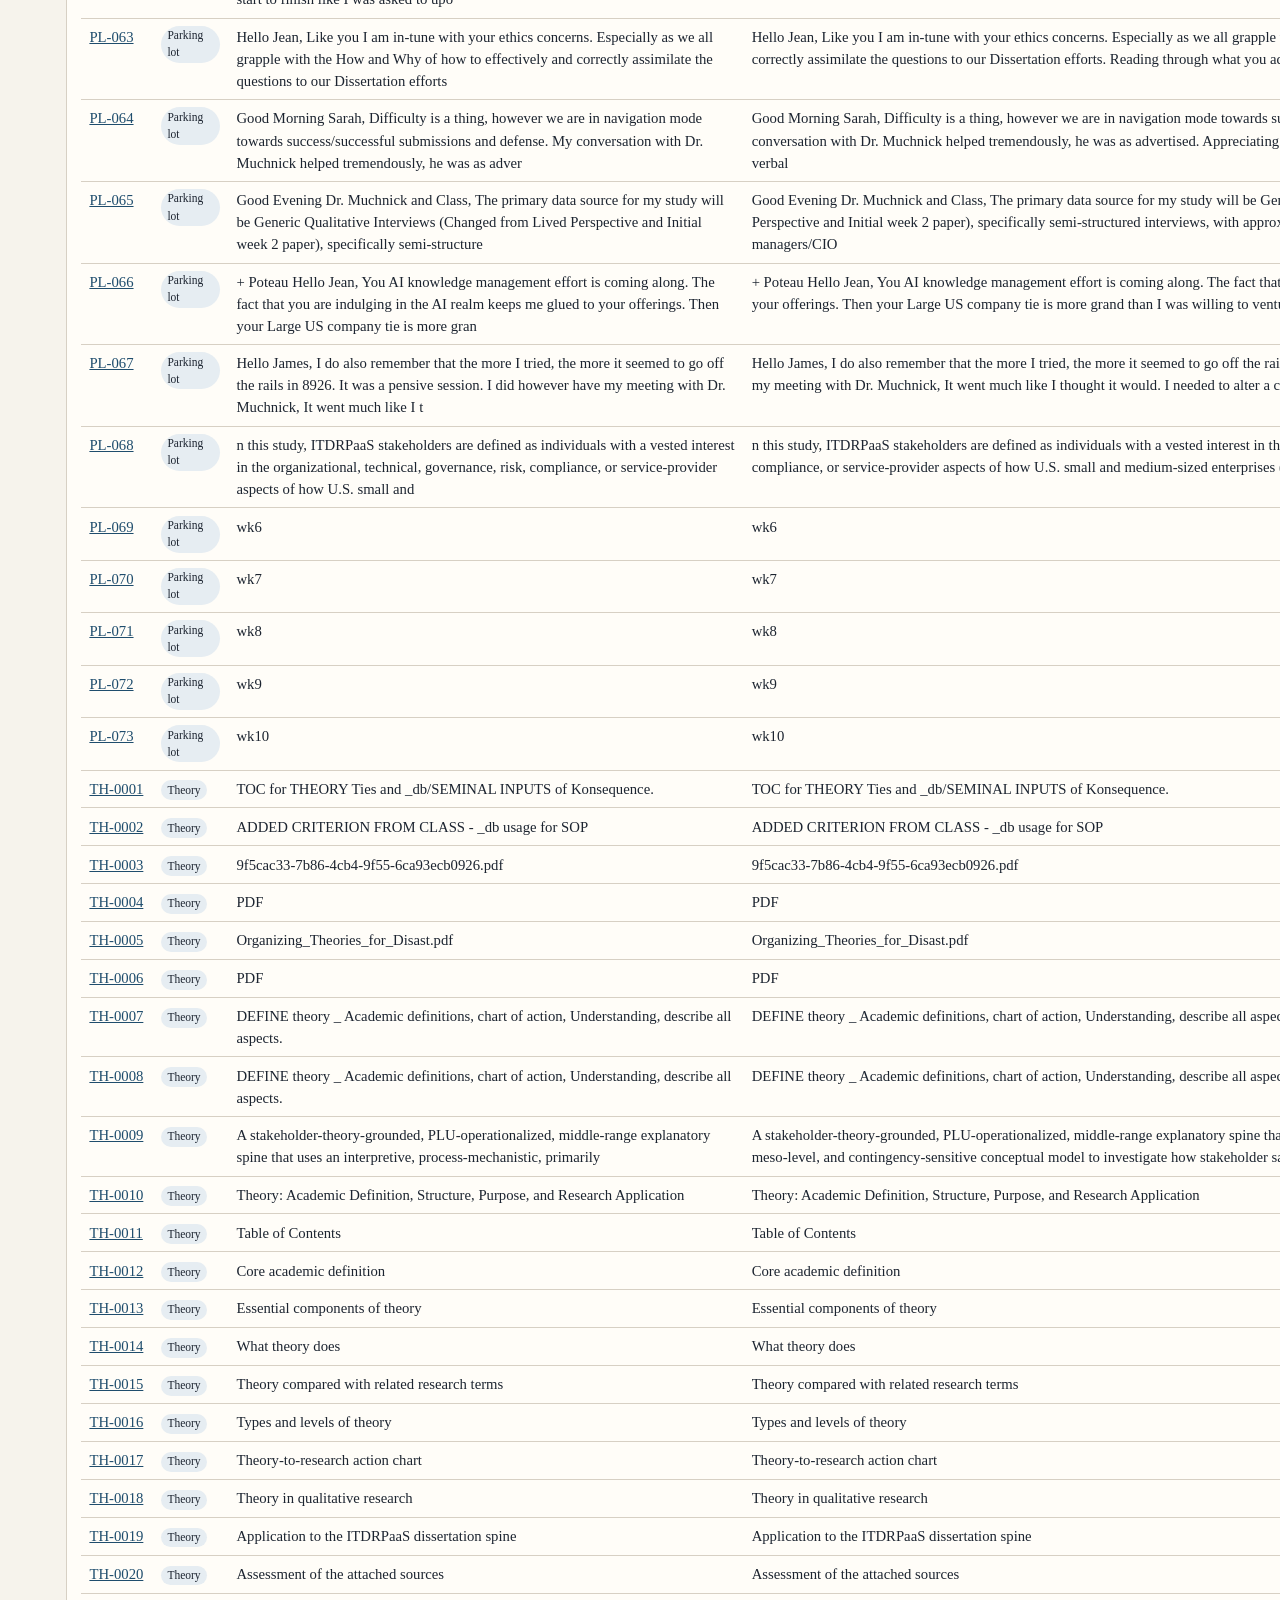
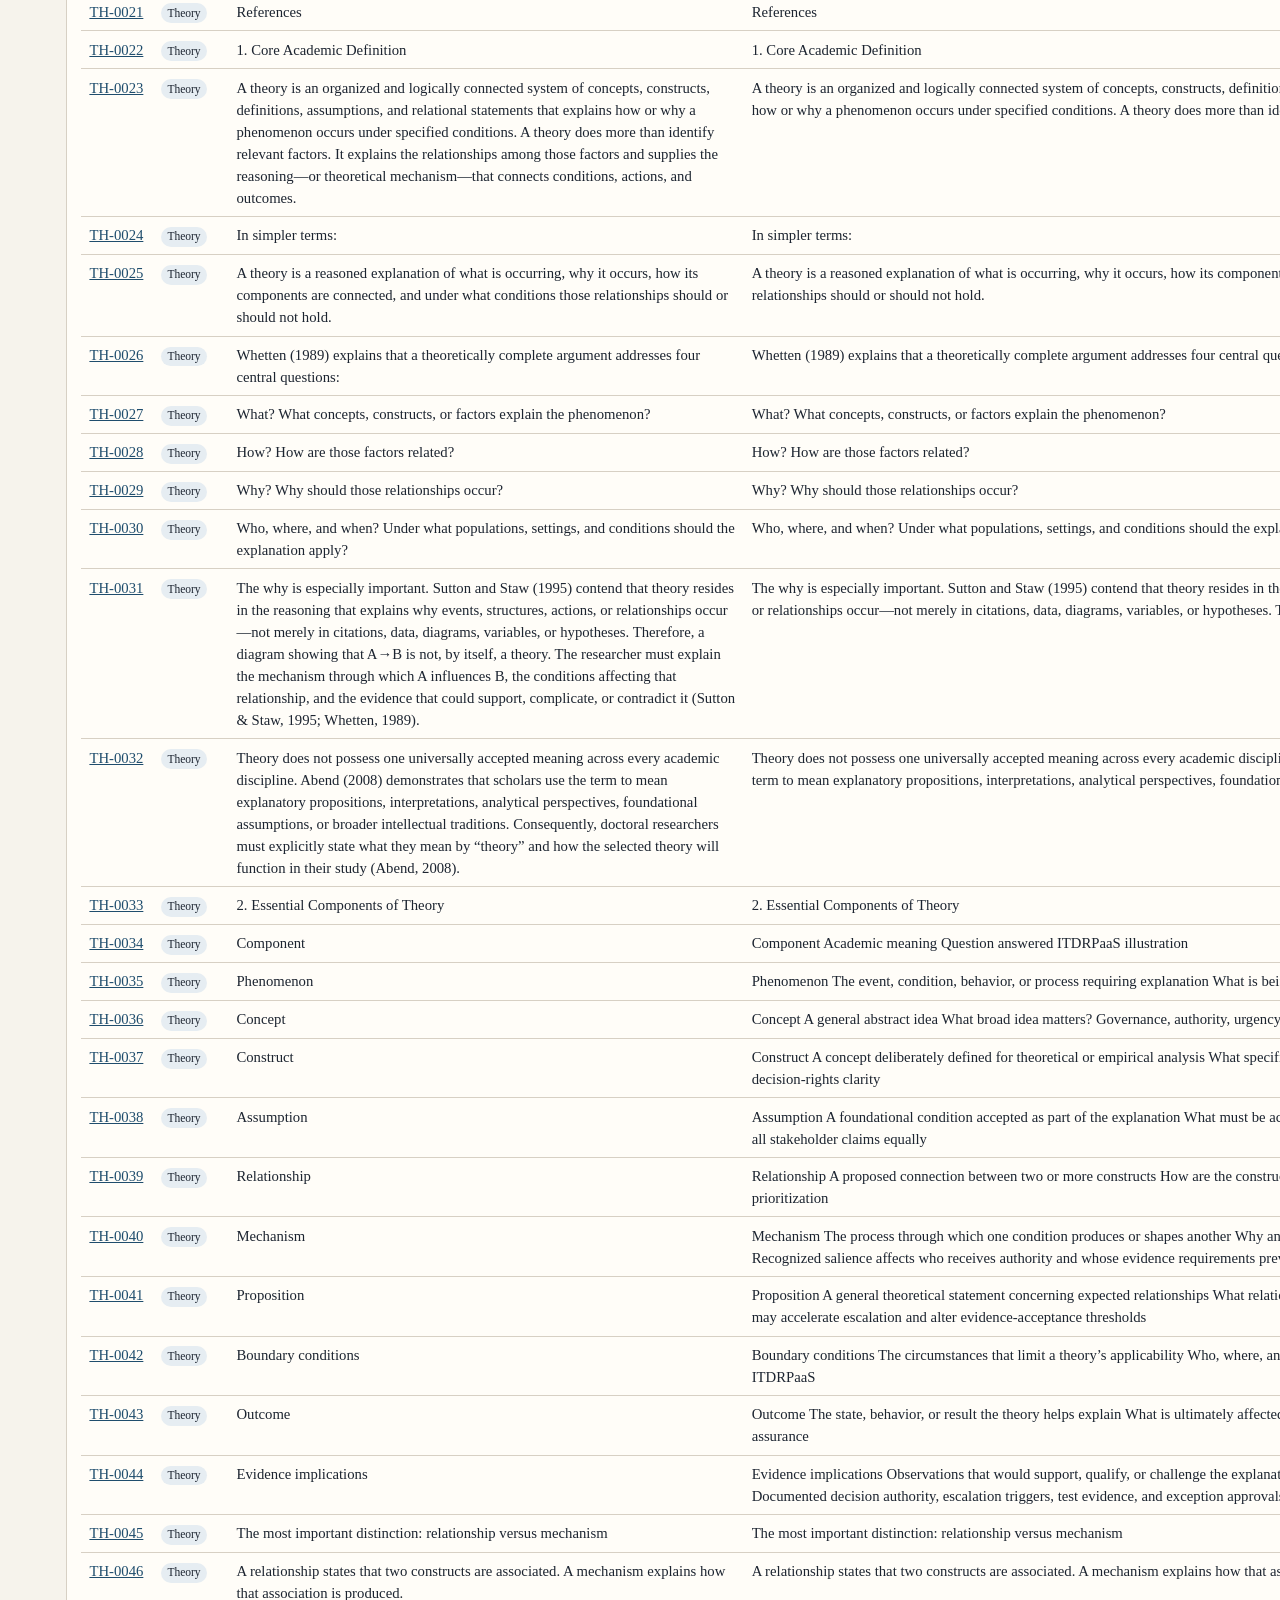
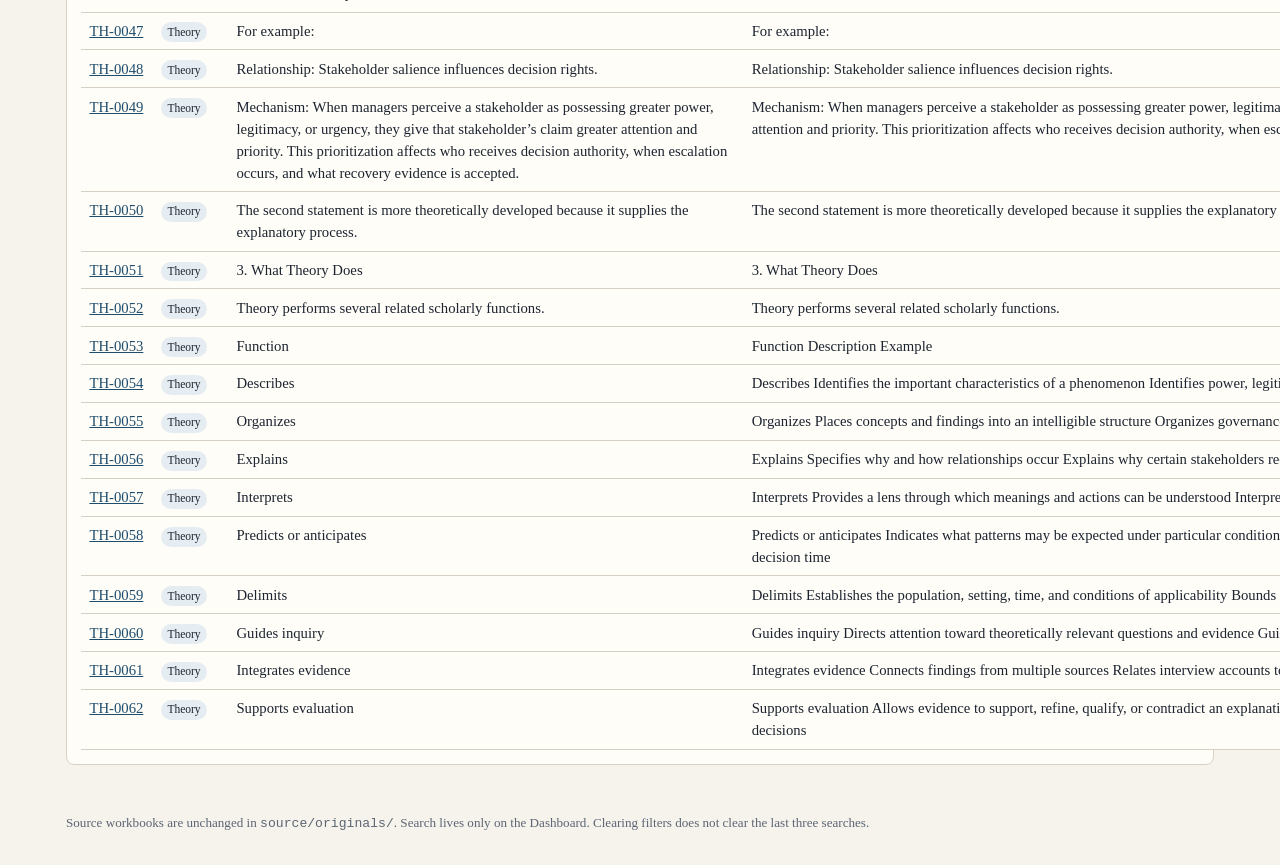
<file: workspace-app/dashboard.html>
<!DOCTYPE html>
<html lang="en">
<head>
  <meta charset="utf-8">
  <meta name="viewport" content="width=device-width, initial-scale=1">
  <title>Dashboard · BMGT 8044 research workspace</title>
  <link rel="stylesheet" href="css/app.css">
</head>
<body data-page="01_DASHBOARD">
<main>
  <h2>Dashboard</h2>
  <p class="lede">Counts, table of contents, and the expedited filter share this page. Results never leave the Dashboard. Every stored search keeps query text, facets, and a timestamp; only the last three distinct searches are kept.</p>

  <section class="cards" aria-label="Workspace counts">
    <div class="card"><span class="n" id="n-ref">—</span><span class="l">Reading-list references</span></div>
    <div class="card"><span class="n" id="n-theme">—</span><span class="l">Leadership themes</span></div>
    <div class="card"><span class="n" id="n-pl-open">—</span><span class="l">Open parking-lot items</span></div>
    <div class="card"><span class="n" id="n-iq-aligned">—</span><span class="l">Aligned interview questions</span></div>
    <div class="card"><span class="n" id="n-iq-unaligned">—</span><span class="l">Unaligned interview questions</span></div>
    <div class="card"><span class="n" id="n-index">—</span><span class="l">Searchable data points</span></div>
  </section>

  <div class="callout ok">
    <strong>RQ1 status.</strong> The appropriateness statement is drafted on the RQ1 tab. Generic qualitative interviews are treated with reflexive, theory-informed thematic analysis. Delve is the CAQDAS tool in use. Regression and survey-scoring strategies remain archived as comparative material only.
    <a href="rq1.html">Open RQ1 analysis</a>
  </div>

  <section class="filter-panel" aria-label="Expedited filter">
    <h3>Expedited filter</h3>
    <div class="filter-row">
      <input id="q" type="search" placeholder="Search titles, authors, APA, keywords, constructs, IDs (REF-, THEME-, PL-, IQ-)">
      <select id="facet-type" aria-label="Tab / type"><option value="">All types</option></select>
      <select id="facet-week" aria-label="Week / section"><option value="">All weeks</option></select>
      <select id="facet-status" aria-label="Status"><option value="">All statuses</option></select>
      <select id="facet-used" aria-label="Used in tab"><option value="">All tabs</option></select>
    </div>
    <div class="filter-actions">
      <button type="button" id="do-search">Search</button>
      <button type="button" class="secondary" id="clear-filters">Clear filters</button>
      <button type="button" class="secondary" id="export-history">Export last three</button>
      <span class="empty-chips">Last three searches (stored every Search / Enter / facet change)</span>
    </div>
    <div id="last-three" class="chips" aria-label="Last three searches"></div>
    <p class="results-meta" id="excel-mirror">LastSearch1–3: (empty until a search is stored)</p>
    <p class="results-meta" id="result-meta">Loading index…</p>
    <table>
      <thead>
        <tr>
          <th>ID</th>
          <th>Type</th>
          <th>Title</th>
          <th>Excerpt</th>
          <th>Source tab</th>
          <th>Status</th>
        </tr>
      </thead>
      <tbody id="result-body">
        <tr><td colspan="6">Loading…</td></tr>
      </tbody>
    </table>
  </section>
</main>
<script type="module" src="js/nav.js"></script>
<script type="module" src="js/search.js"></script>
</body>
</html>
</file>
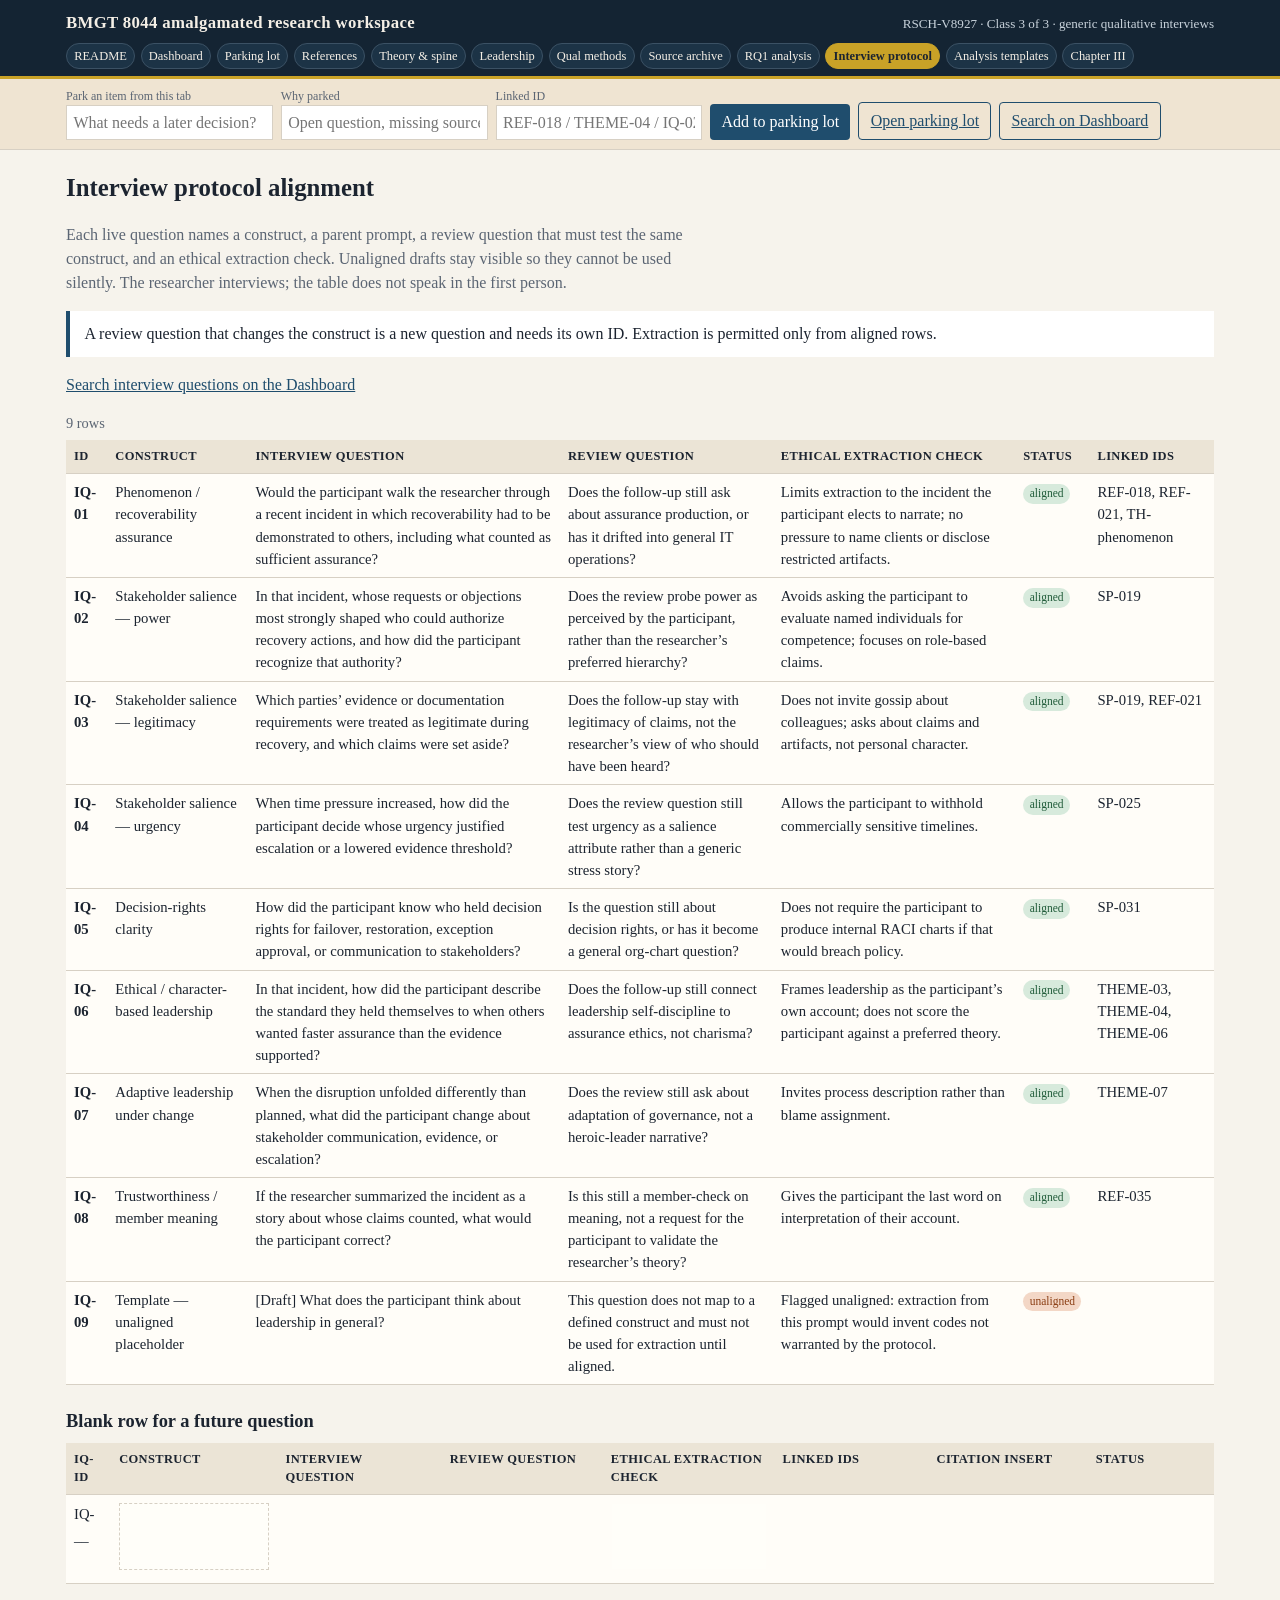
<file: workspace-app/interview-protocol.html>
<!DOCTYPE html>
<html lang="en">
<head>
  <meta charset="utf-8">
  <meta name="viewport" content="width=device-width, initial-scale=1">
  <title>Interview protocol · BMGT 8044 research workspace</title>
  <link rel="stylesheet" href="css/app.css">
</head>
<body data-page="09_INTERVIEW_PROTOCOL">
<main class="prose">
  <h2>Interview protocol alignment</h2>
  <p class="lede">Each live question names a construct, a parent prompt, a review question that must test the same construct, and an ethical extraction check. Unaligned drafts stay visible so they cannot be used silently. The researcher interviews; the table does not speak in the first person.</p>
  <div class="callout">
    A review question that changes the construct is a new question and needs its own ID. Extraction is permitted only from aligned rows.
  </div>
  <p><a href="dashboard.html?type=Interview">Search interview questions on the Dashboard</a></p>
  <div id="iq-table"></div>
  <h3>Blank row for a future question</h3>
  <table>
    <thead>
      <tr>
        <th>IQ-ID</th>
        <th>Construct</th>
        <th>Interview question</th>
        <th>Review question</th>
        <th>Ethical extraction check</th>
        <th>Linked IDs</th>
        <th>Citation insert</th>
        <th>Status</th>
      </tr>
    </thead>
    <tbody>
      <tr>
        <td>IQ-__</td>
        <td class="templates"><textarea placeholder="Named construct from theory or leadership table"></textarea></td>
        <td class="templates"><textarea placeholder="Third-person wording of the prompt"></textarea></td>
        <td class="templates"><textarea placeholder="Must test the same construct"></textarea></td>
        <td class="templates"><textarea placeholder="What the participant may withhold; what the researcher may not infer"></textarea></td>
        <td class="templates"><textarea placeholder="REF- / THEME- / SP- / TH-"></textarea></td>
        <td class="templates"><textarea placeholder="(Author, year) or CIT-"></textarea></td>
        <td>unaligned until reviewed</td>
      </tr>
    </tbody>
  </table>
</main>
<script type="module" src="js/nav.js"></script>
<script type="module" src="js/tables.js"></script>
</body>
</html>
</file>
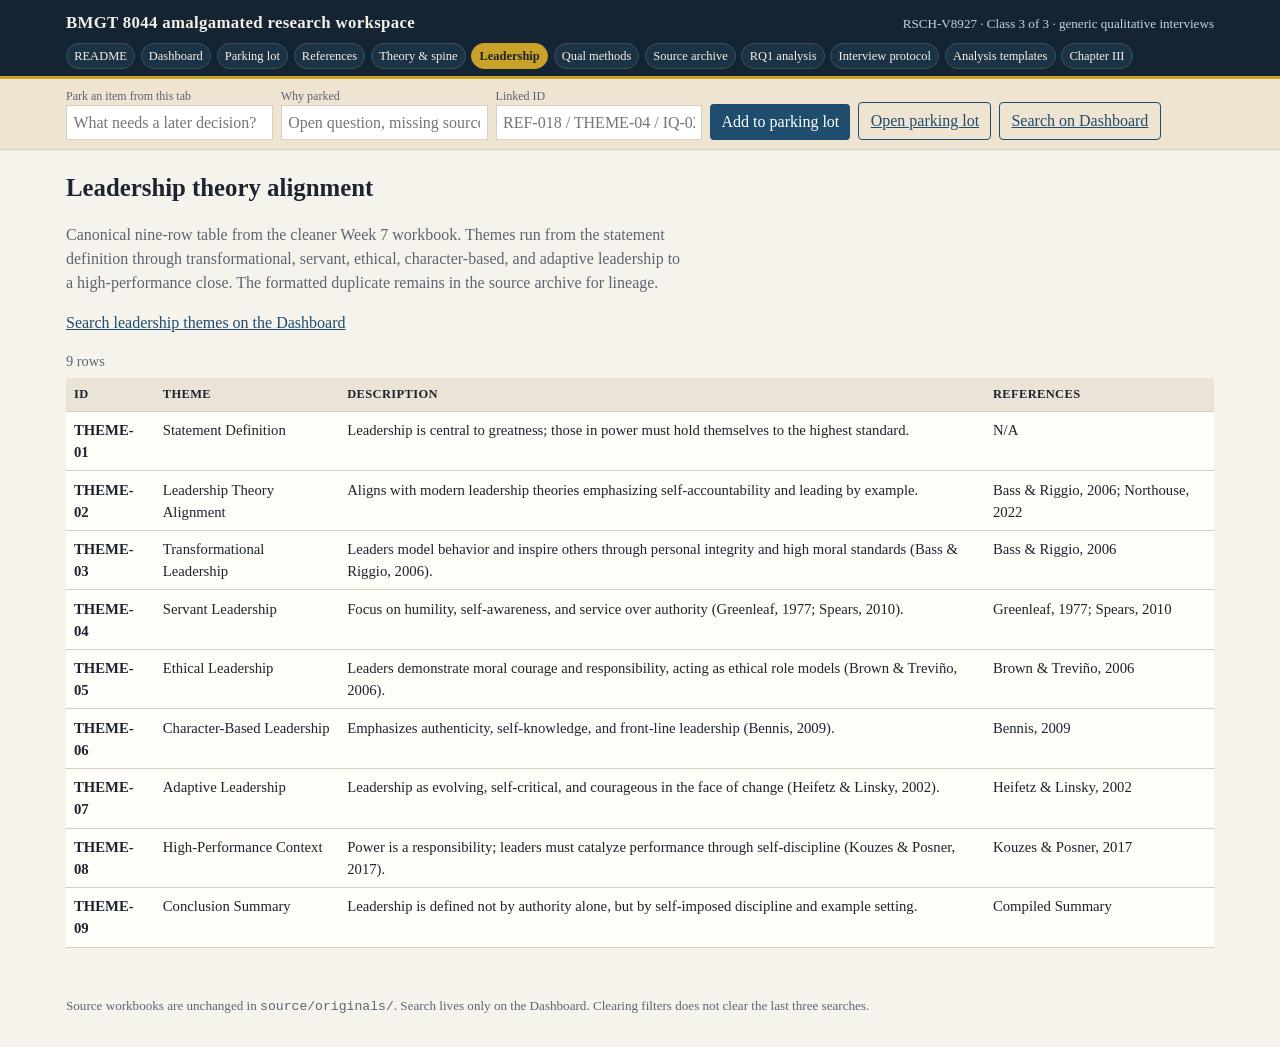
<file: workspace-app/leadership.html>
<!DOCTYPE html>
<html lang="en">
<head>
  <meta charset="utf-8">
  <meta name="viewport" content="width=device-width, initial-scale=1">
  <title>Leadership alignment · BMGT 8044 research workspace</title>
  <link rel="stylesheet" href="css/app.css">
</head>
<body data-page="05_LEADERSHIP_ALIGNMENT">
<main class="prose">
  <h2>Leadership theory alignment</h2>
  <p class="lede">Canonical nine-row table from the cleaner Week 7 workbook. Themes run from the statement definition through transformational, servant, ethical, character-based, and adaptive leadership to a high-performance close. The formatted duplicate remains in the source archive for lineage.</p>
  <p><a href="dashboard.html?type=Theme">Search leadership themes on the Dashboard</a></p>
  <div id="theme-table"></div>
</main>
<script type="module" src="js/nav.js"></script>
<script type="module" src="js/tables.js"></script>
</body>
</html>
</file>
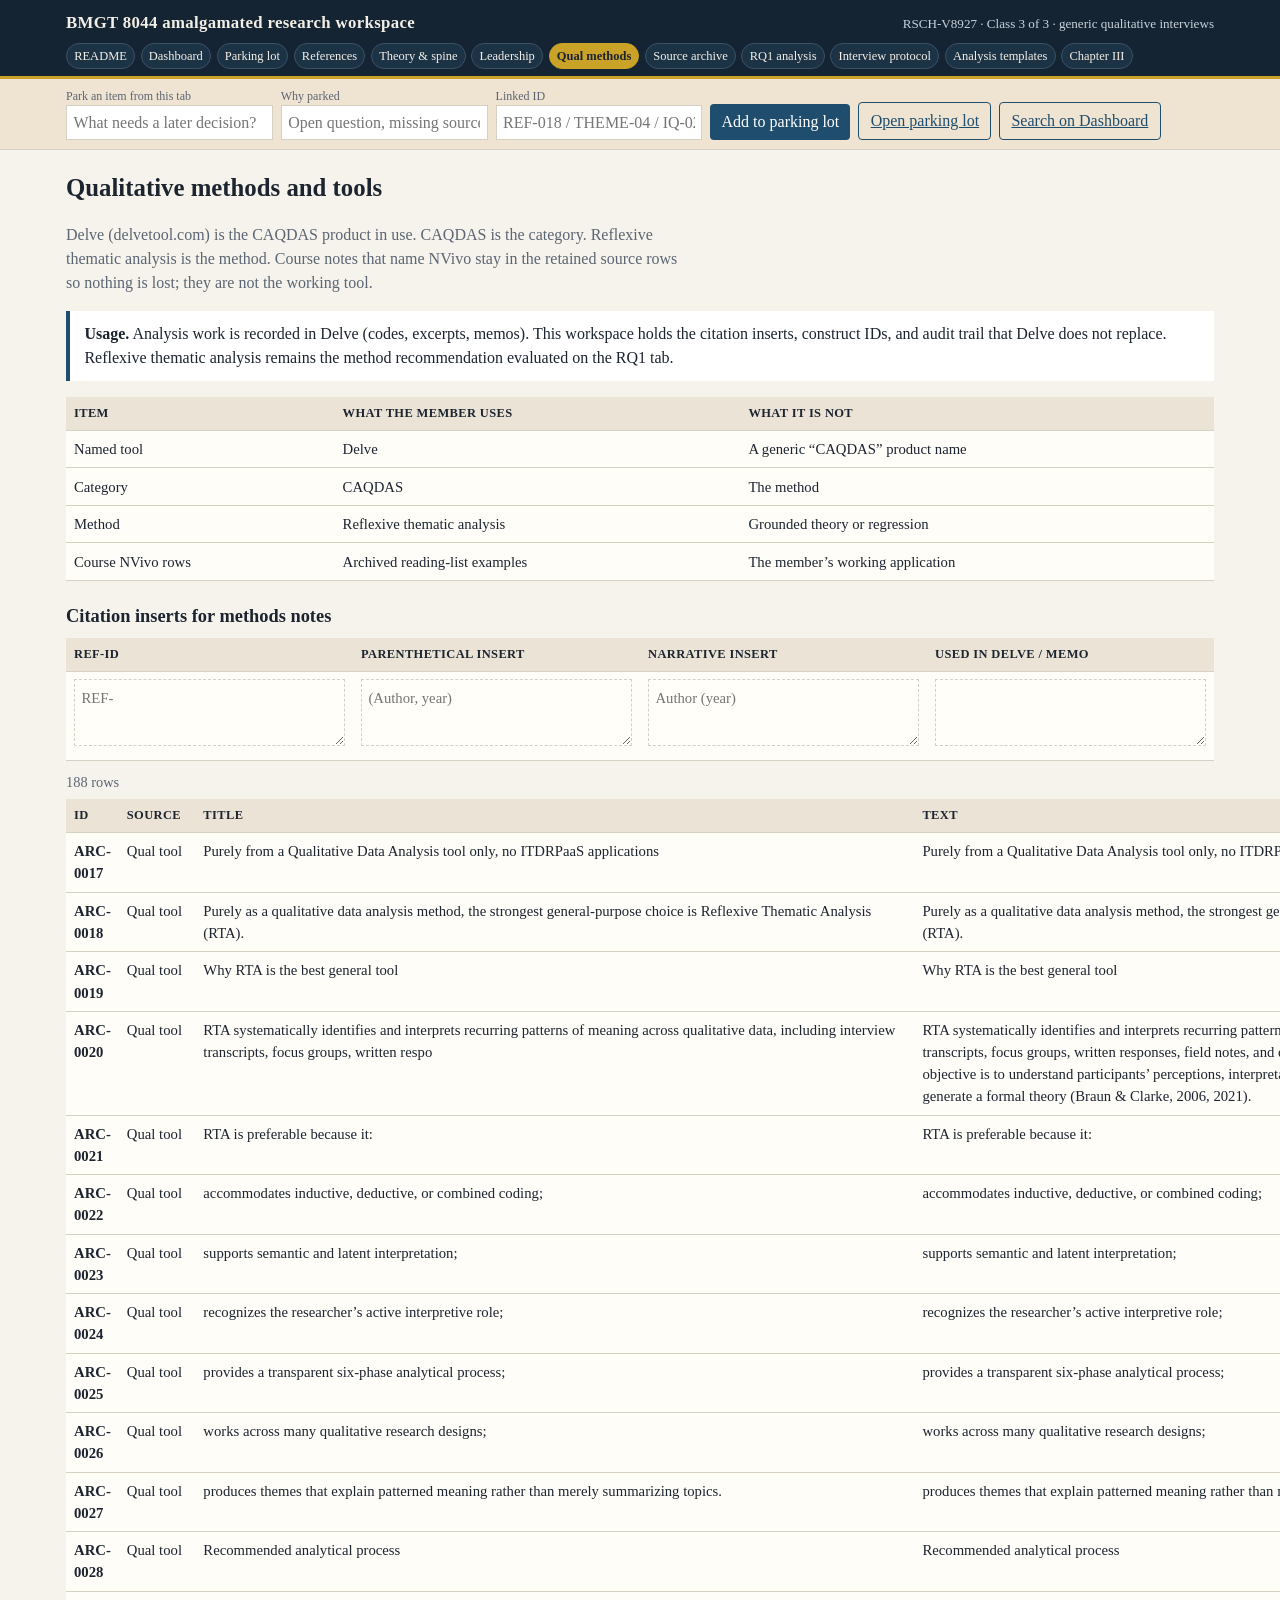
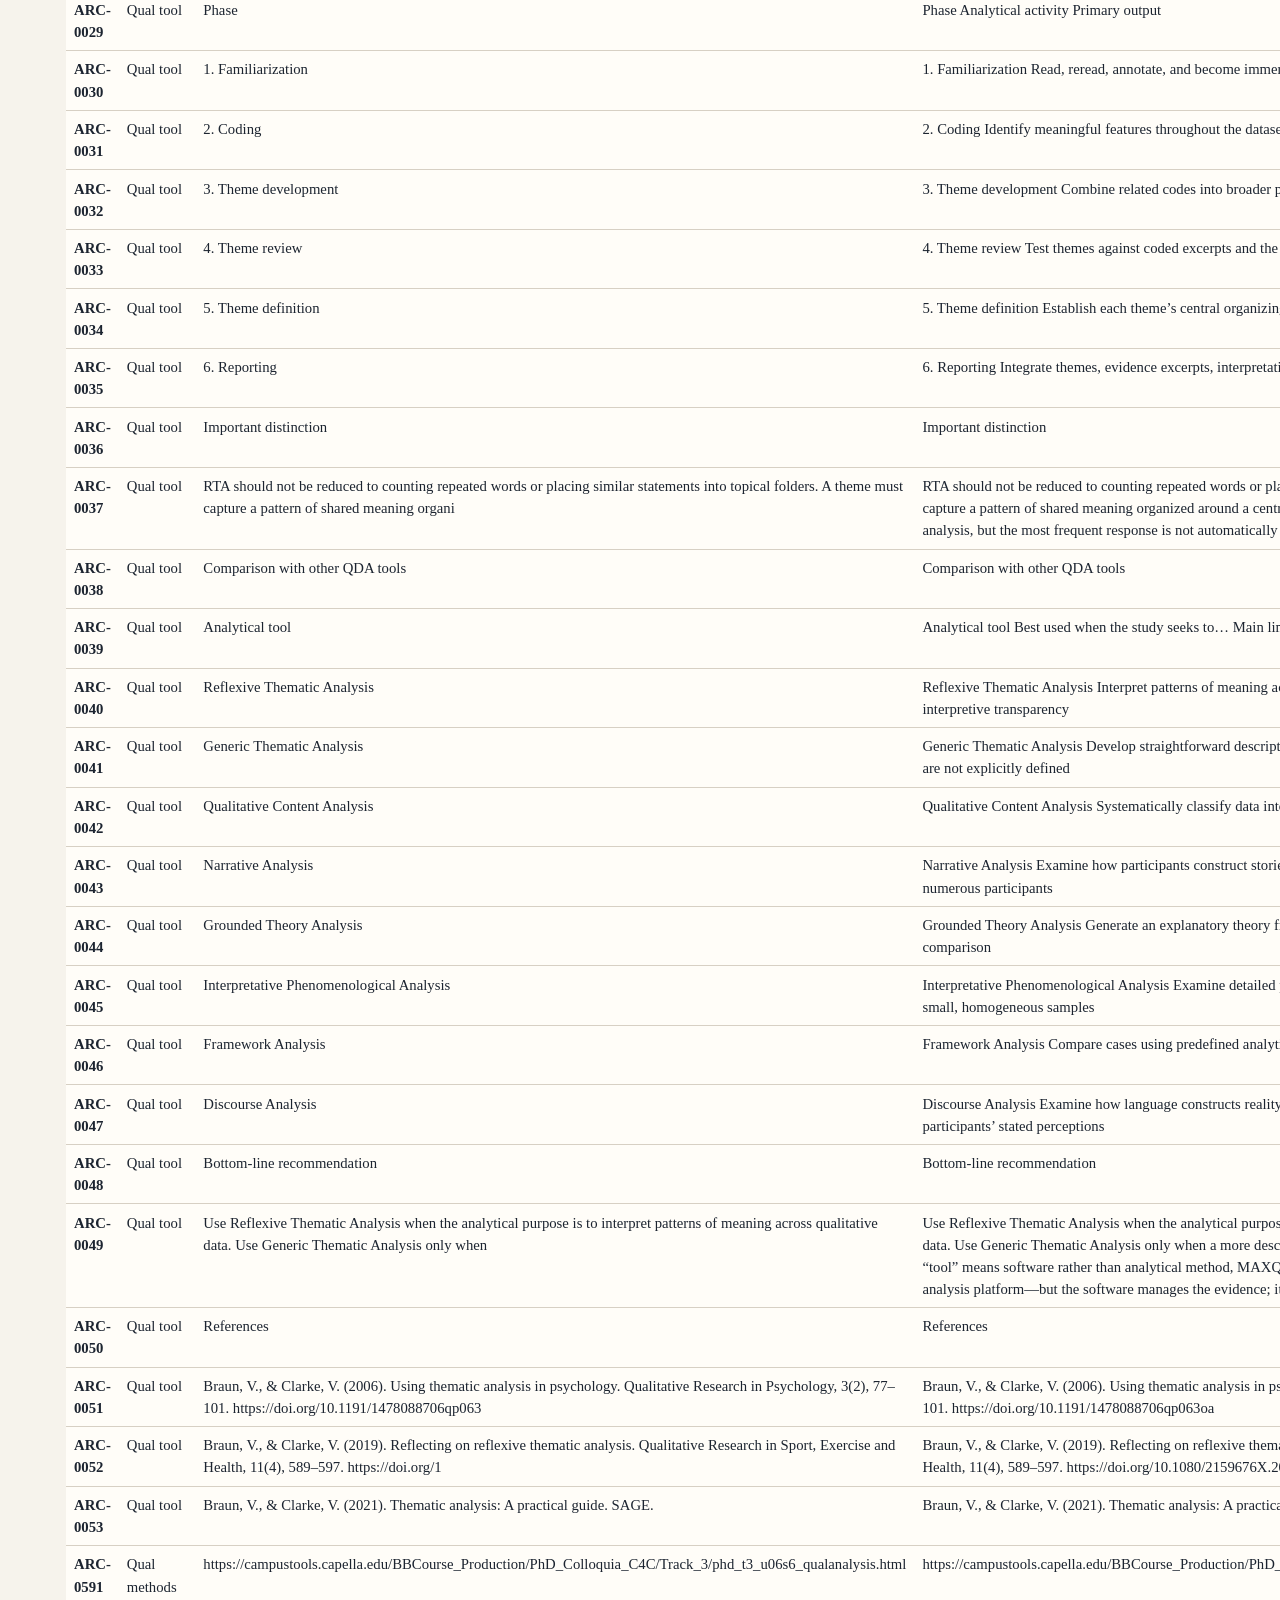
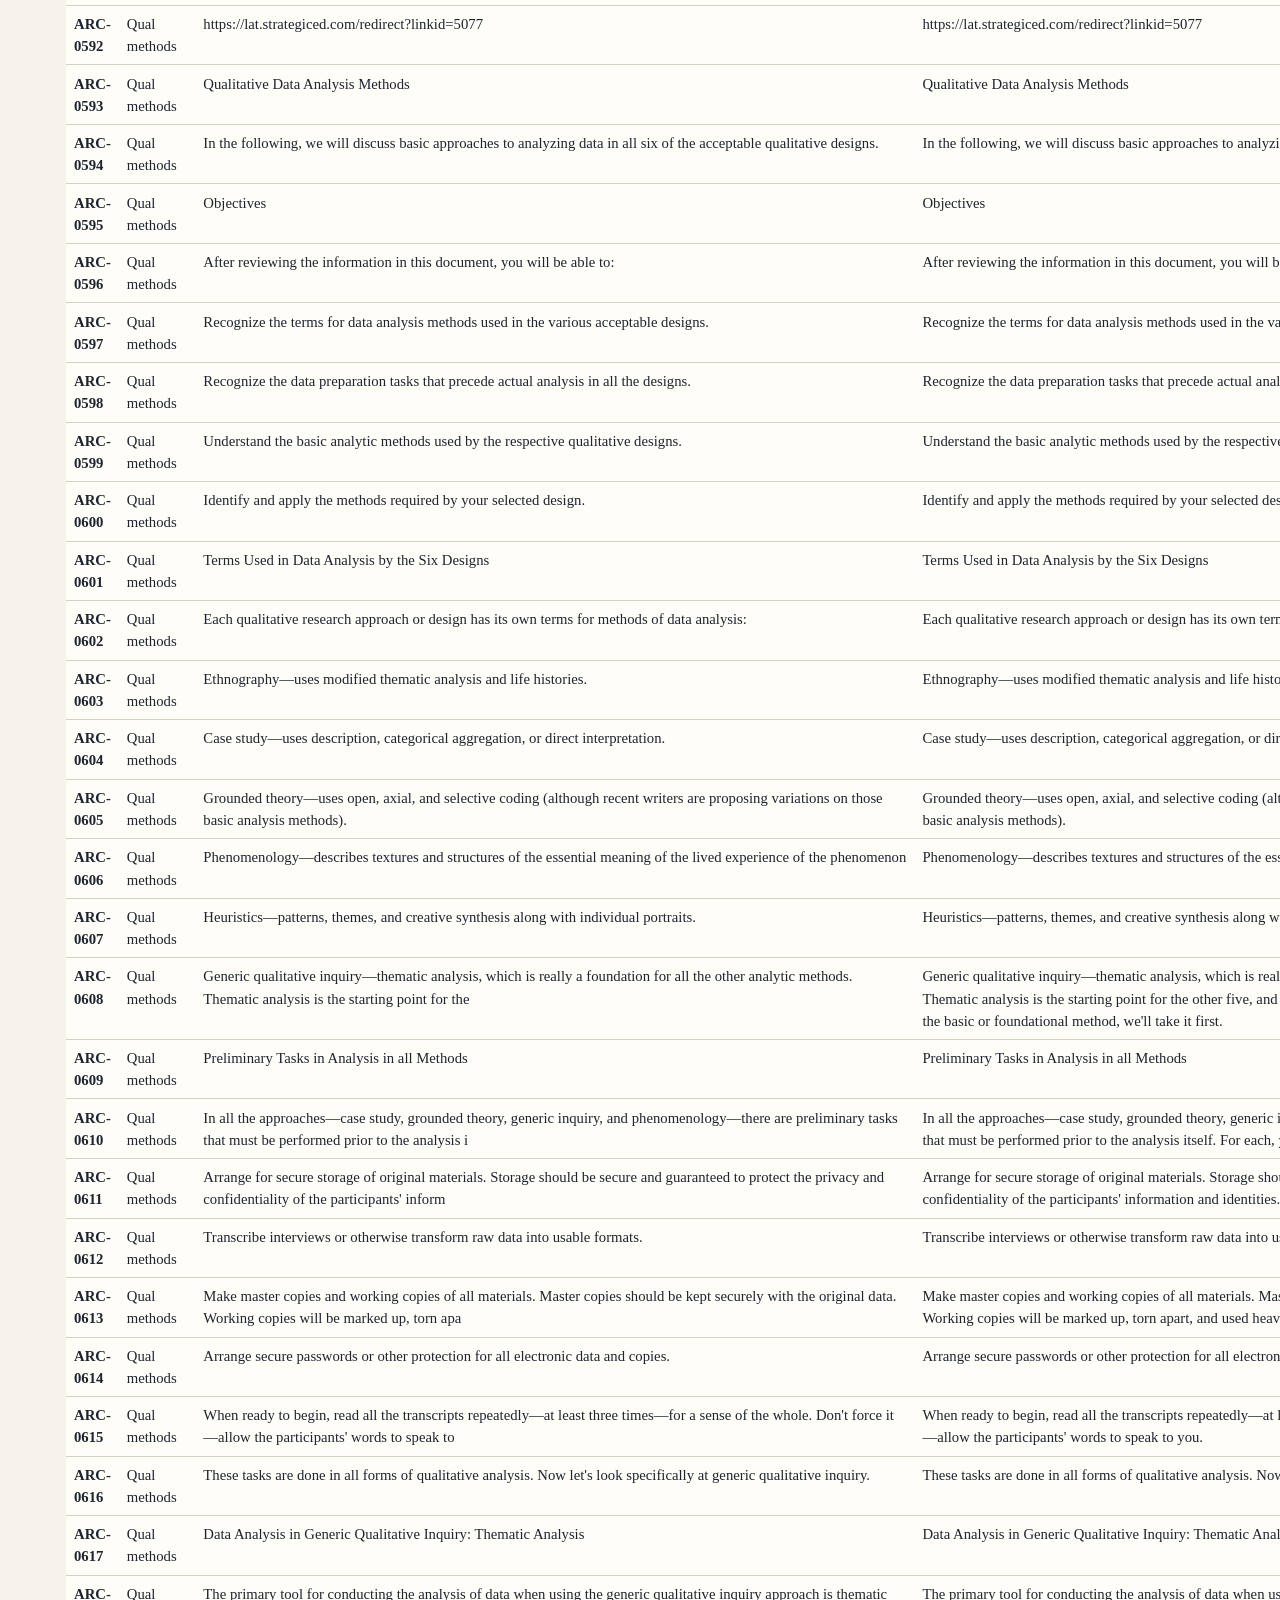
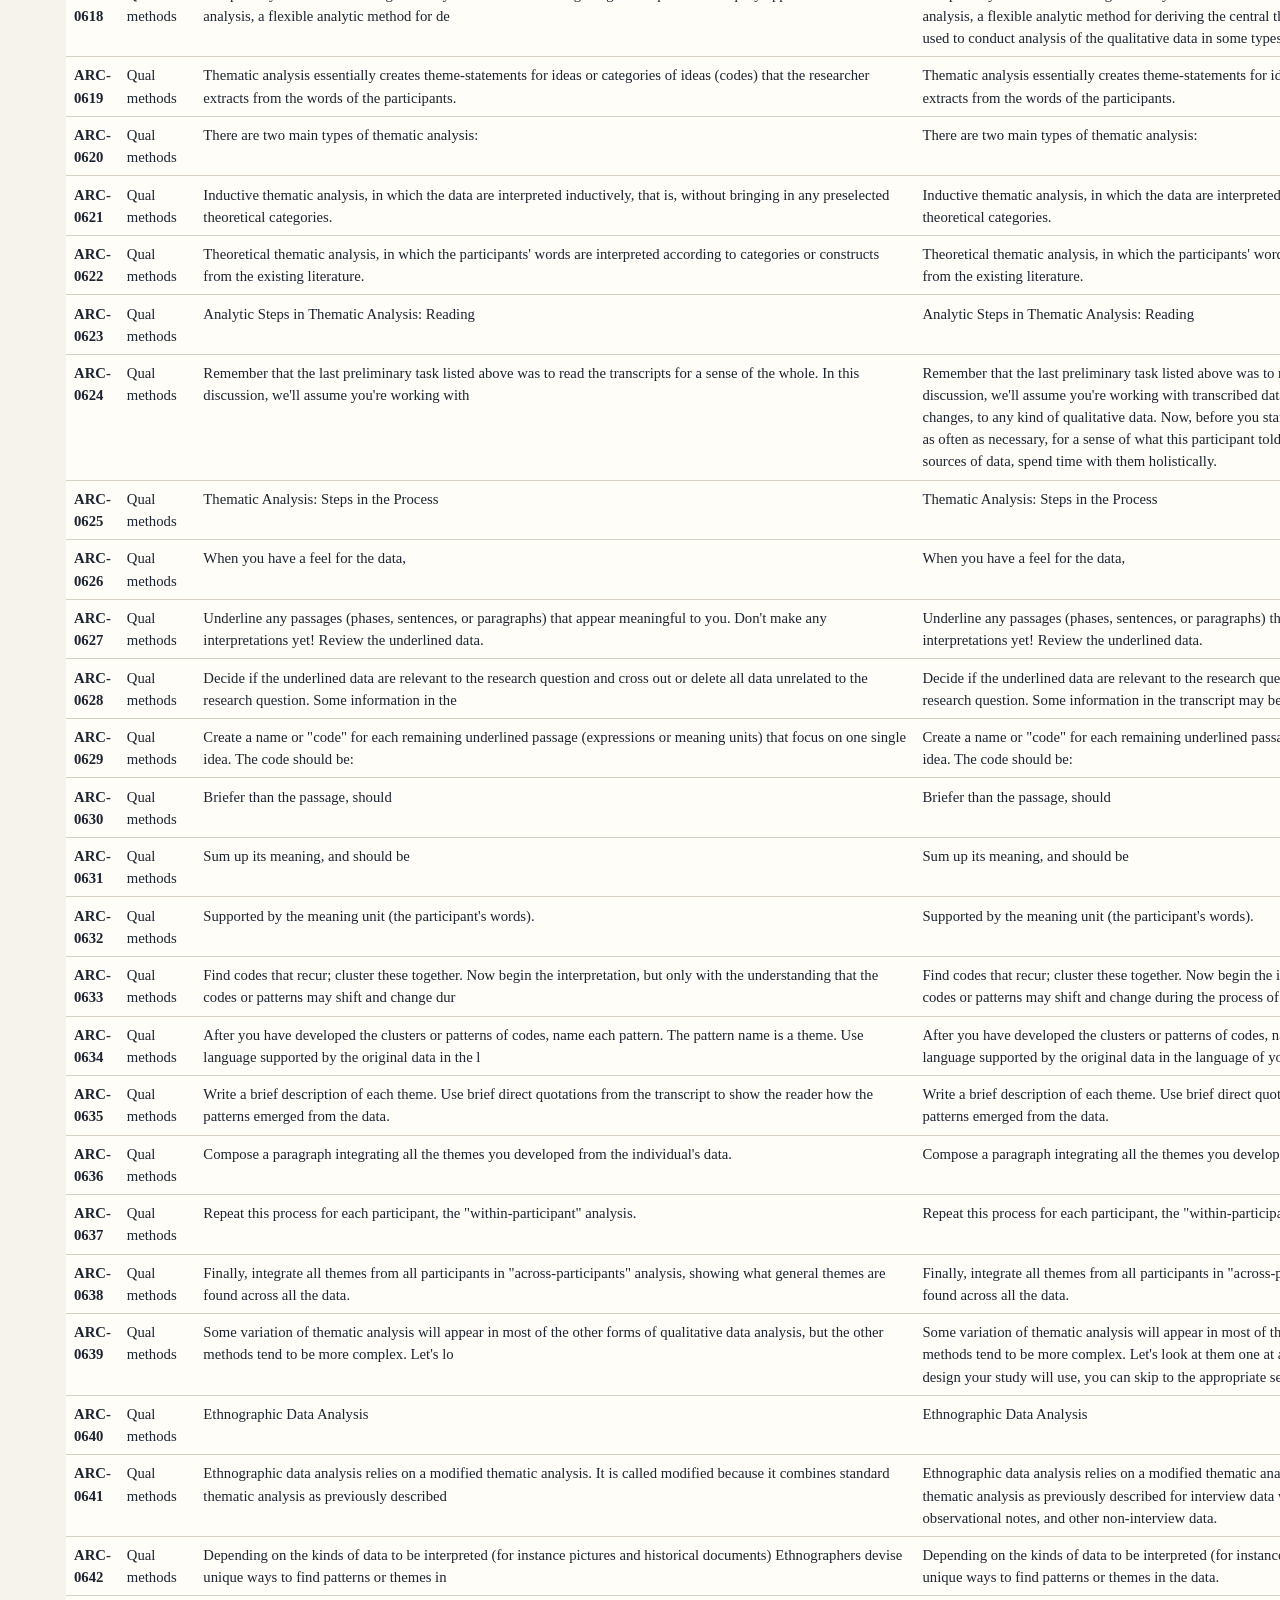
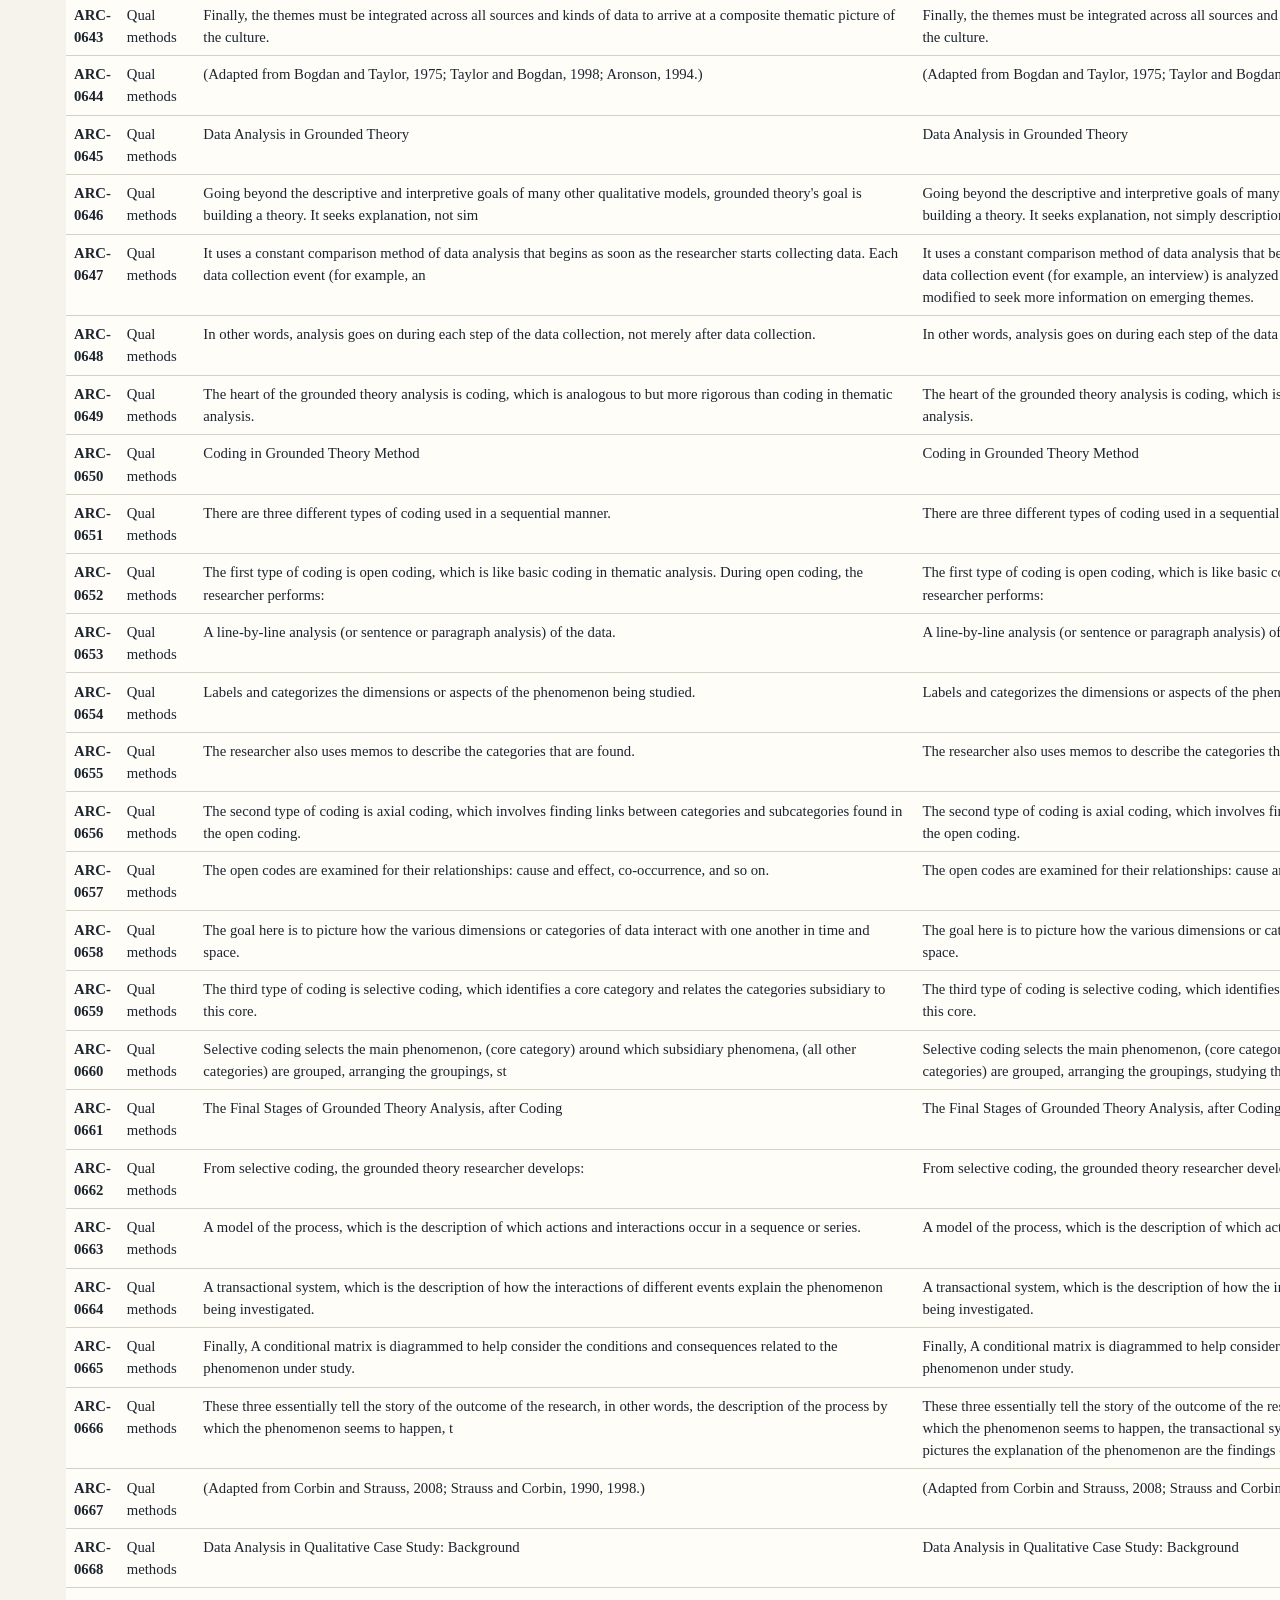
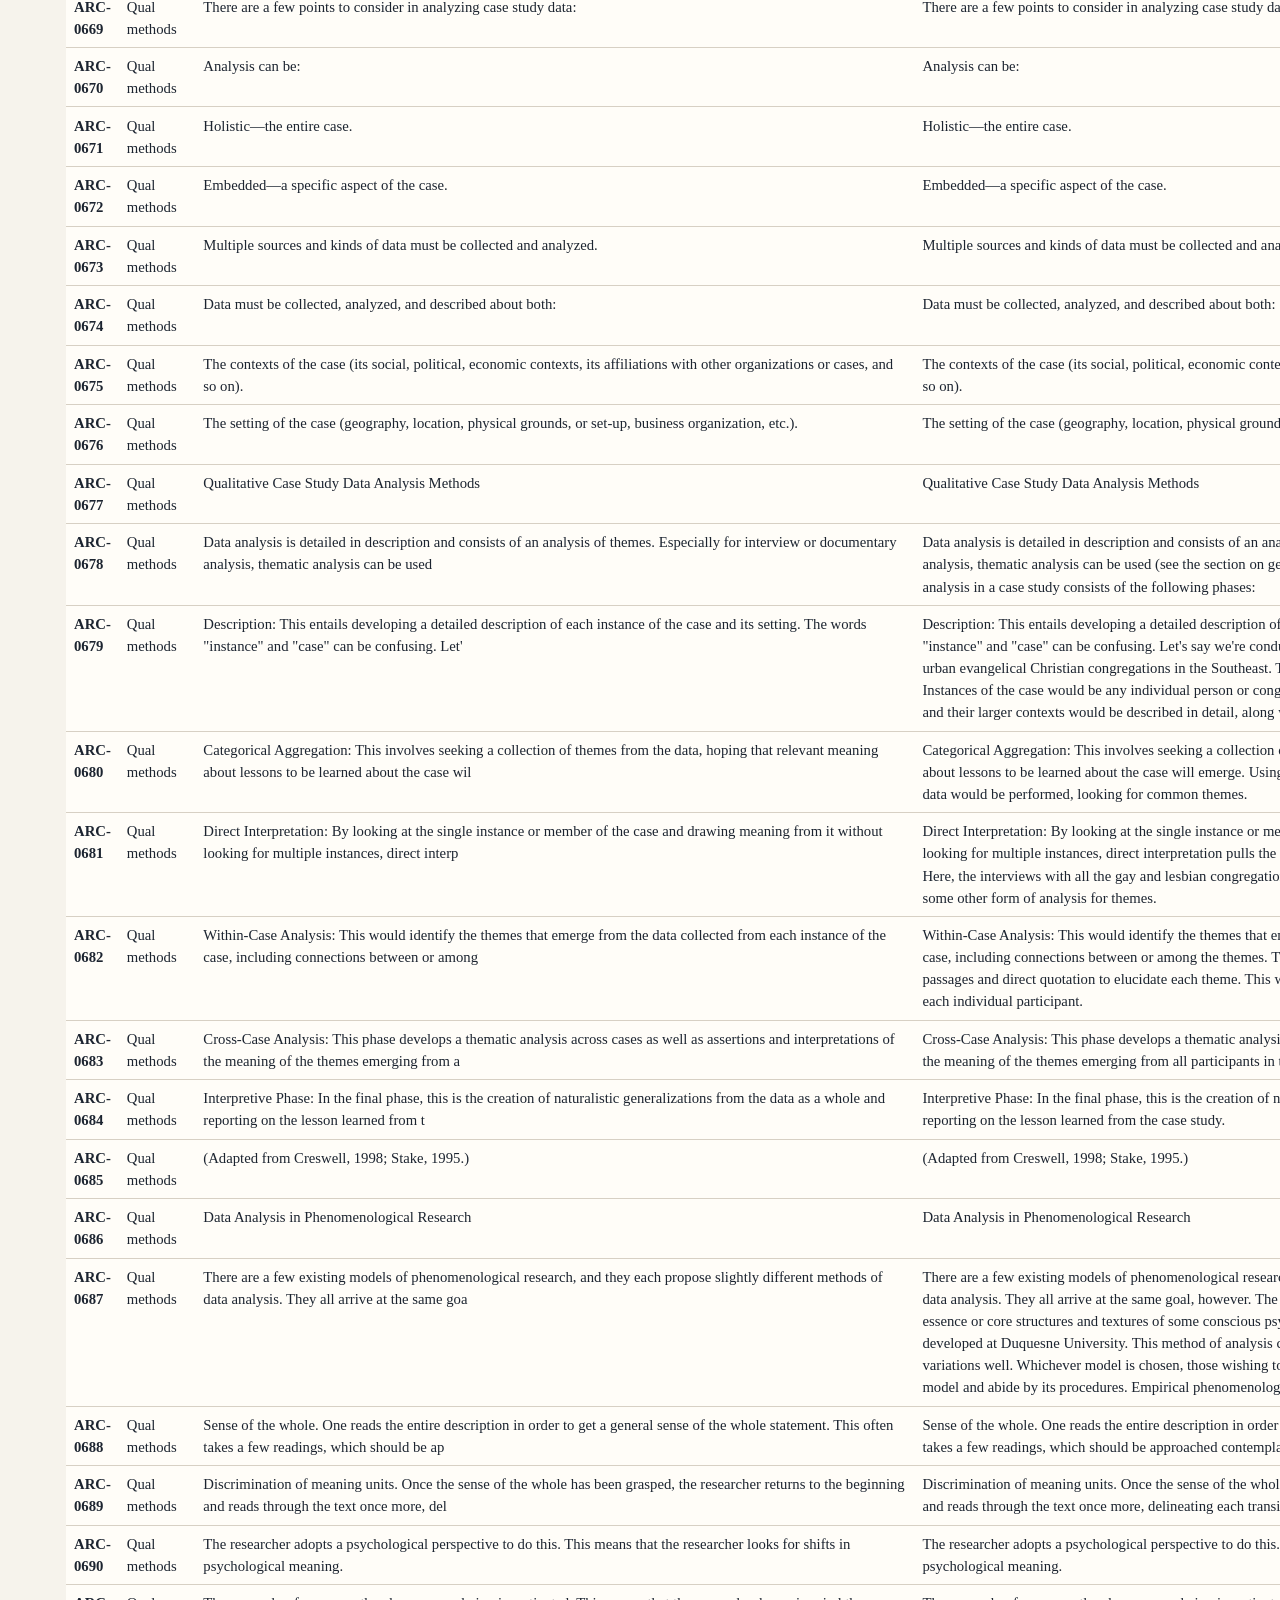
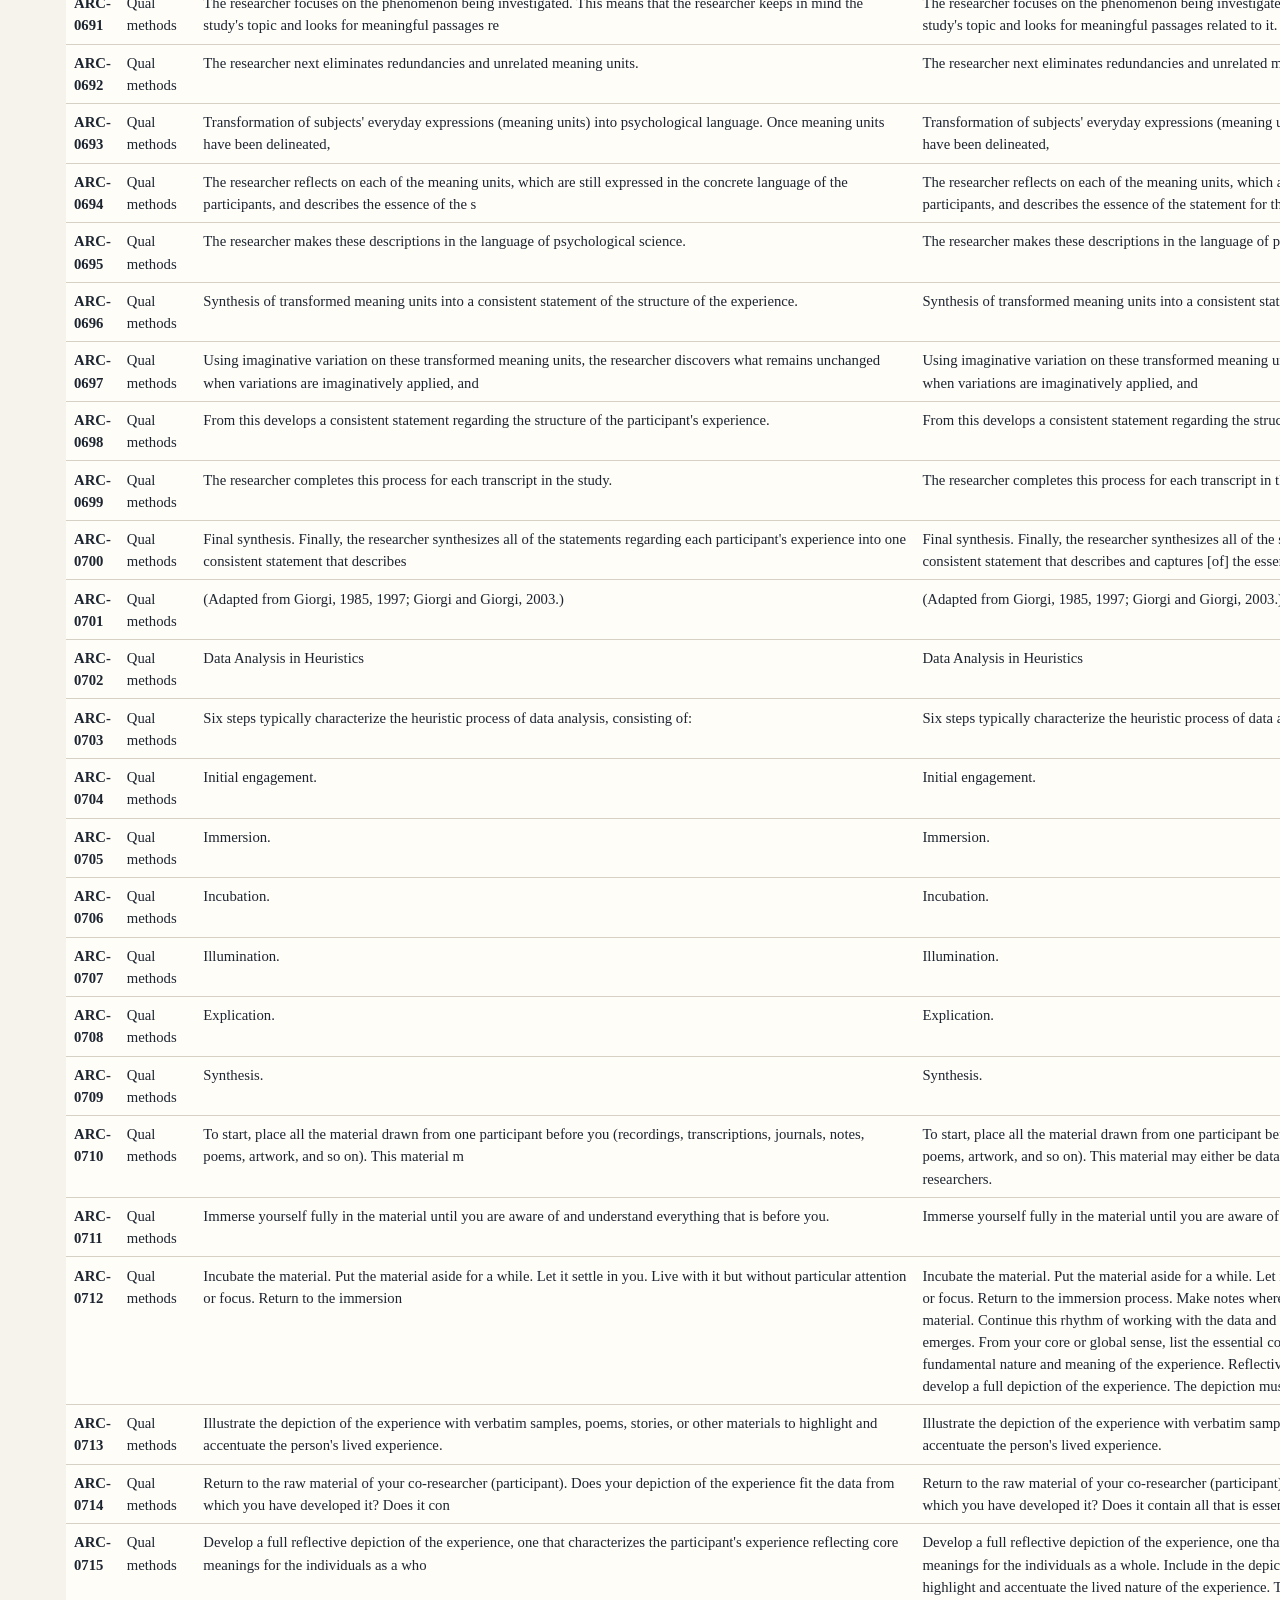
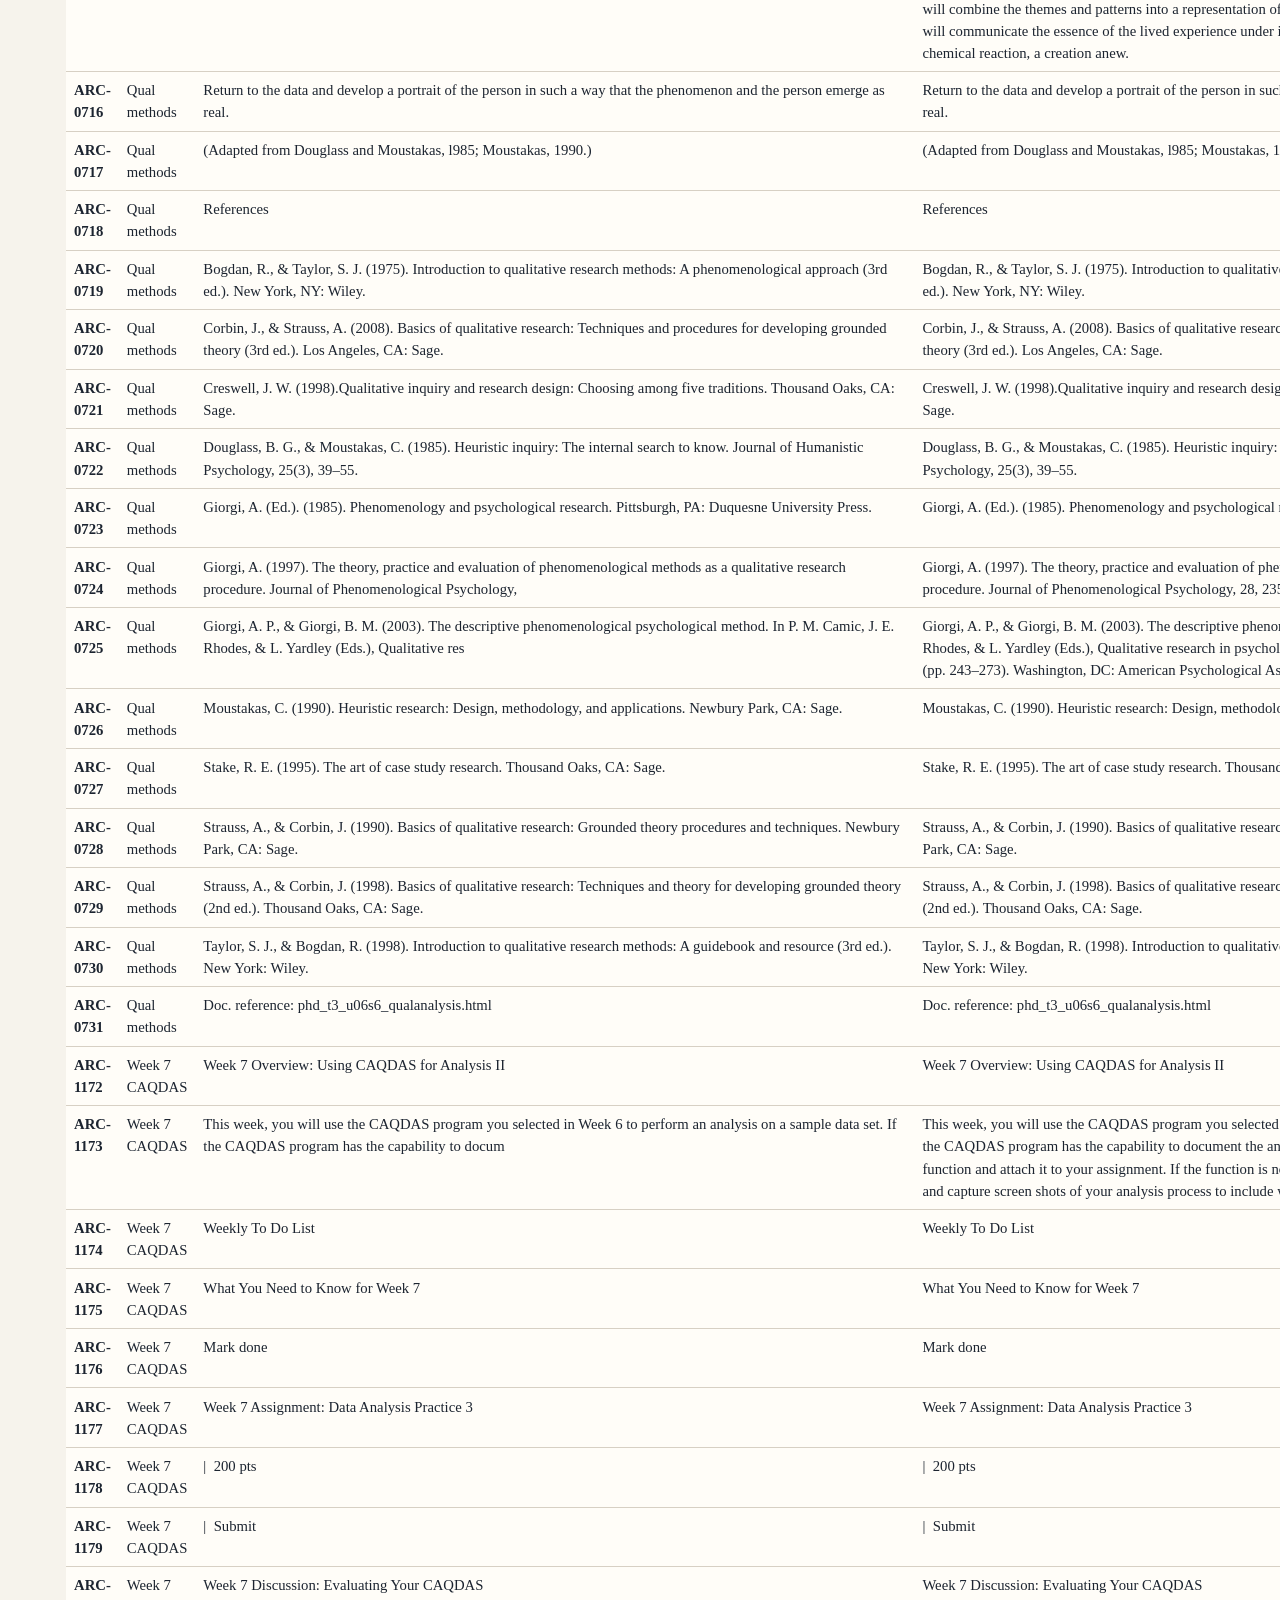
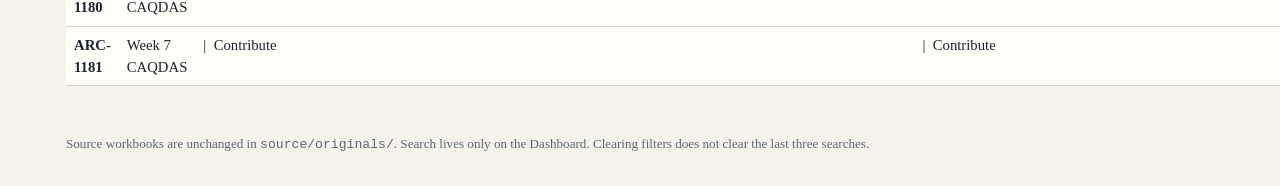
<file: workspace-app/methods.html>
<!DOCTYPE html>
<html lang="en">
<head>
  <meta charset="utf-8">
  <meta name="viewport" content="width=device-width, initial-scale=1">
  <title>Qualitative methods · BMGT 8044 research workspace</title>
  <link rel="stylesheet" href="css/app.css">
</head>
<body data-page="06_QUAL_METHODS_AND_TOOLS">
<main class="prose">
  <h2>Qualitative methods and tools</h2>
  <p class="lede" id="TOOL-DELVE">Delve (delvetool.com) is the CAQDAS product in use. CAQDAS is the category. Reflexive thematic analysis is the method. Course notes that name NVivo stay in the retained source rows so nothing is lost; they are not the working tool.</p>
  <div class="callout">
    <strong>Usage.</strong> Analysis work is recorded in Delve (codes, excerpts, memos). This workspace holds the citation inserts, construct IDs, and audit trail that Delve does not replace. Reflexive thematic analysis remains the method recommendation evaluated on the RQ1 tab.
  </div>
  <table>
    <thead><tr><th>Item</th><th>What the member uses</th><th>What it is not</th></tr></thead>
    <tbody>
      <tr><td>Named tool</td><td>Delve</td><td>A generic “CAQDAS” product name</td></tr>
      <tr><td>Category</td><td>CAQDAS</td><td>The method</td></tr>
      <tr><td>Method</td><td>Reflexive thematic analysis</td><td>Grounded theory or regression</td></tr>
      <tr><td>Course NVivo rows</td><td>Archived reading-list examples</td><td>The member’s working application</td></tr>
    </tbody>
  </table>
  <h3>Citation inserts for methods notes</h3>
  <table>
    <thead><tr><th>REF-ID</th><th>Parenthetical insert</th><th>Narrative insert</th><th>Used in Delve / memo</th></tr></thead>
    <tbody>
      <tr>
        <td class="templates"><textarea placeholder="REF-"></textarea></td>
        <td class="templates"><textarea placeholder="(Author, year)"></textarea></td>
        <td class="templates"><textarea placeholder="Author (year)"></textarea></td>
        <td class="templates"><textarea></textarea></td>
      </tr>
    </tbody>
  </table>
  <div id="methods-table"></div>
</main>
<script type="module" src="js/nav.js"></script>
<script type="module" src="js/tables.js"></script>
</body>
</html>
</file>
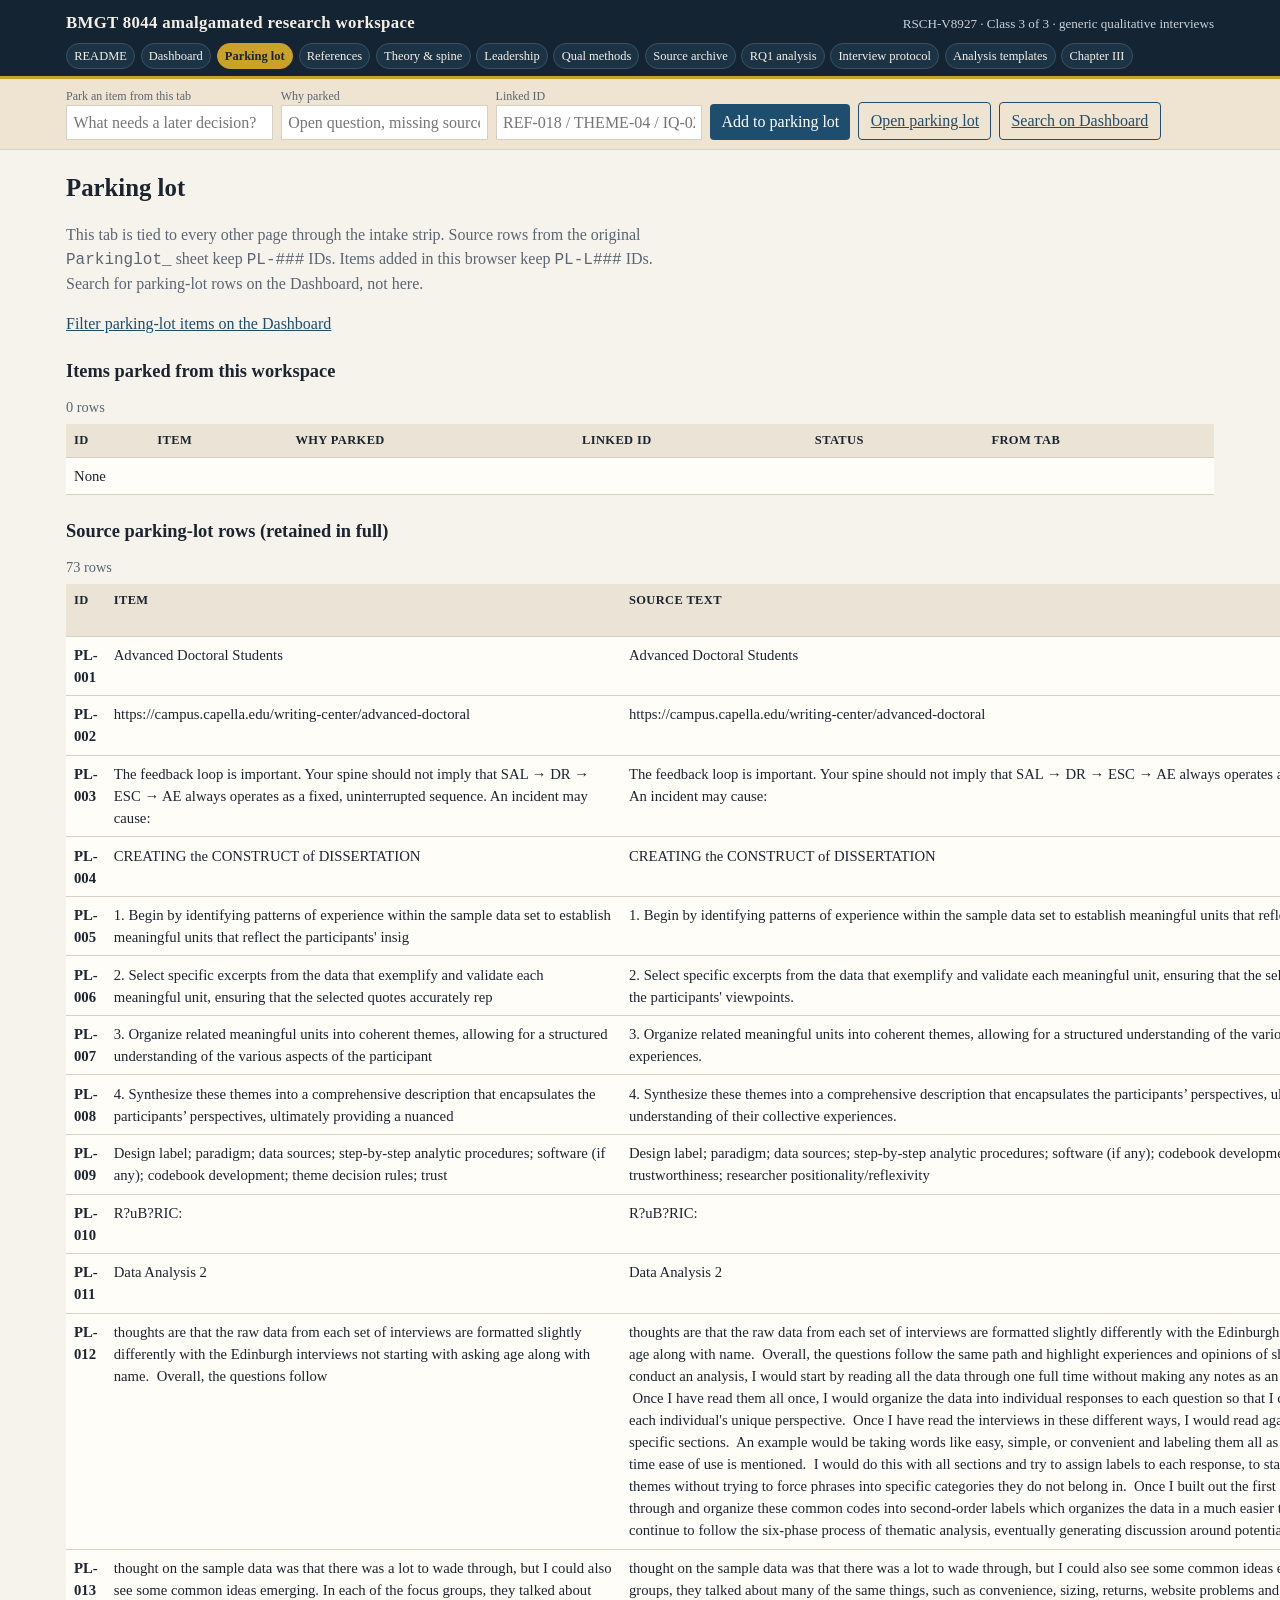
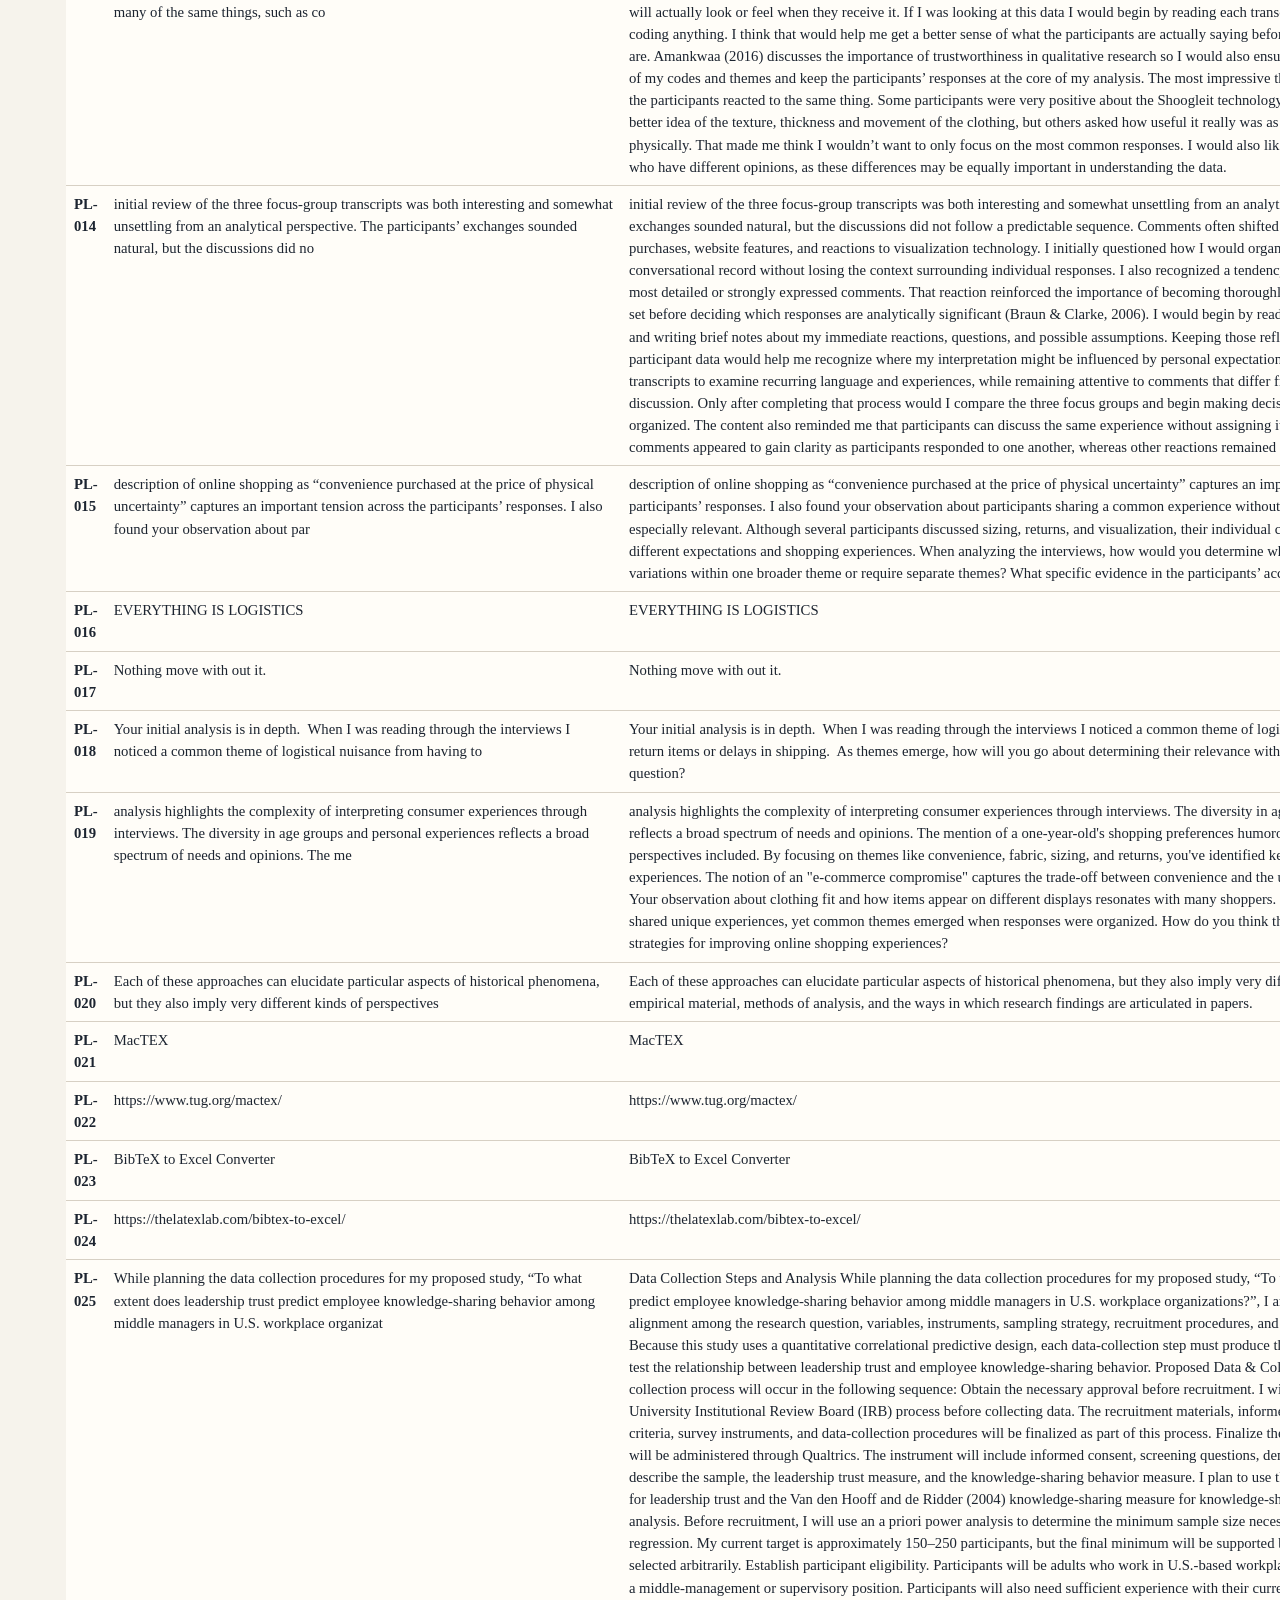
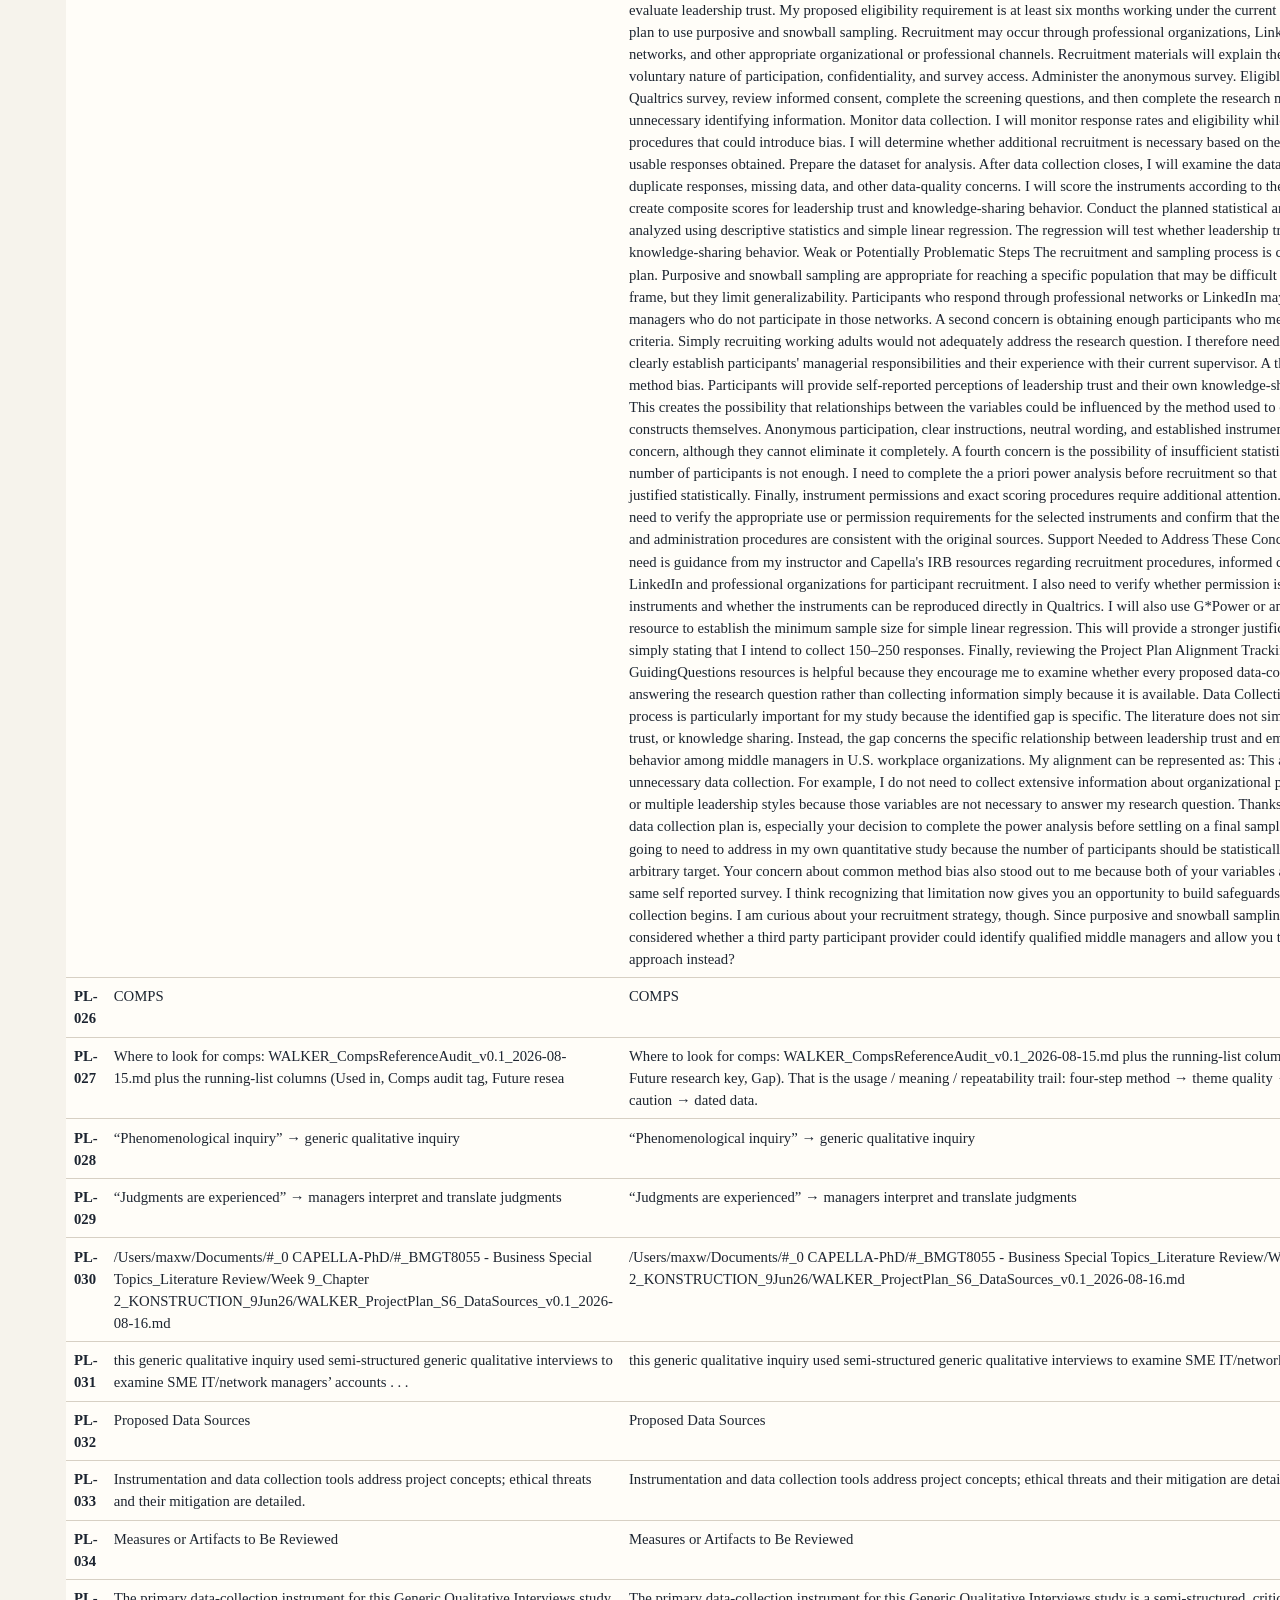
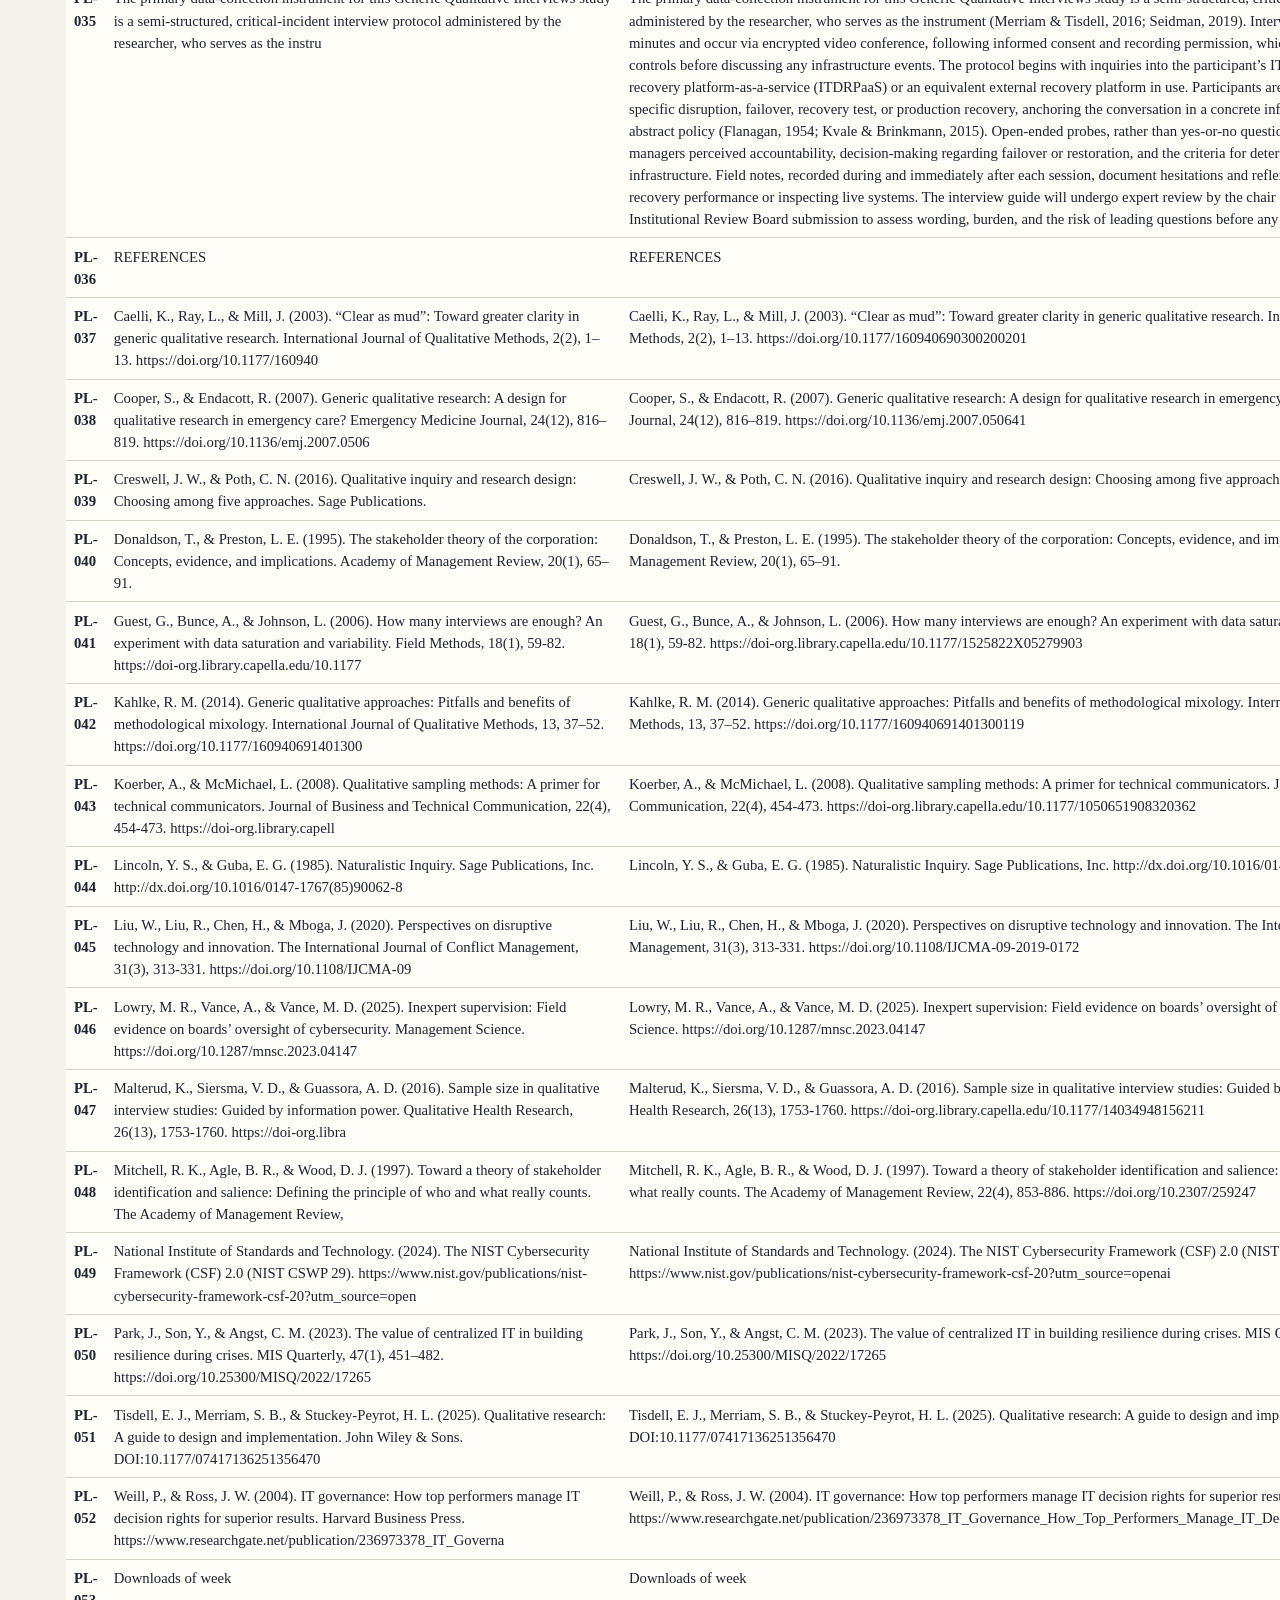
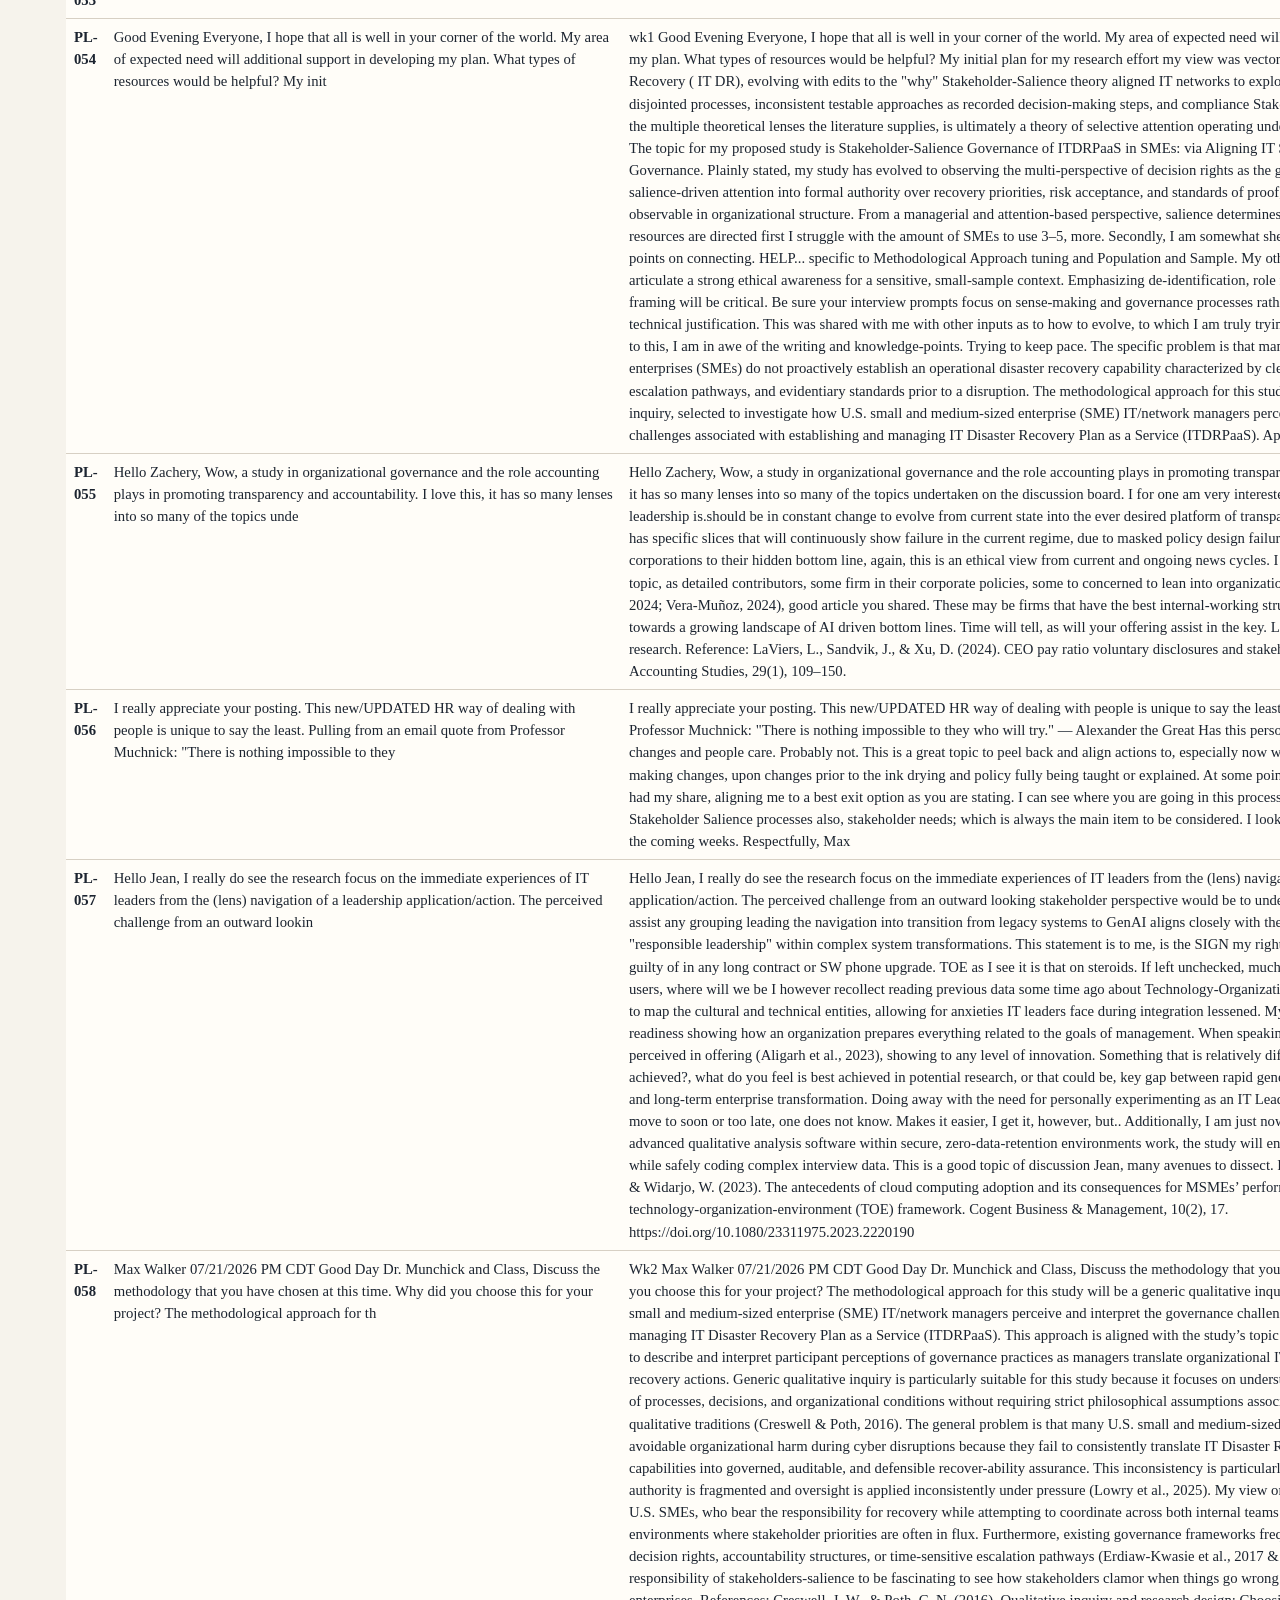
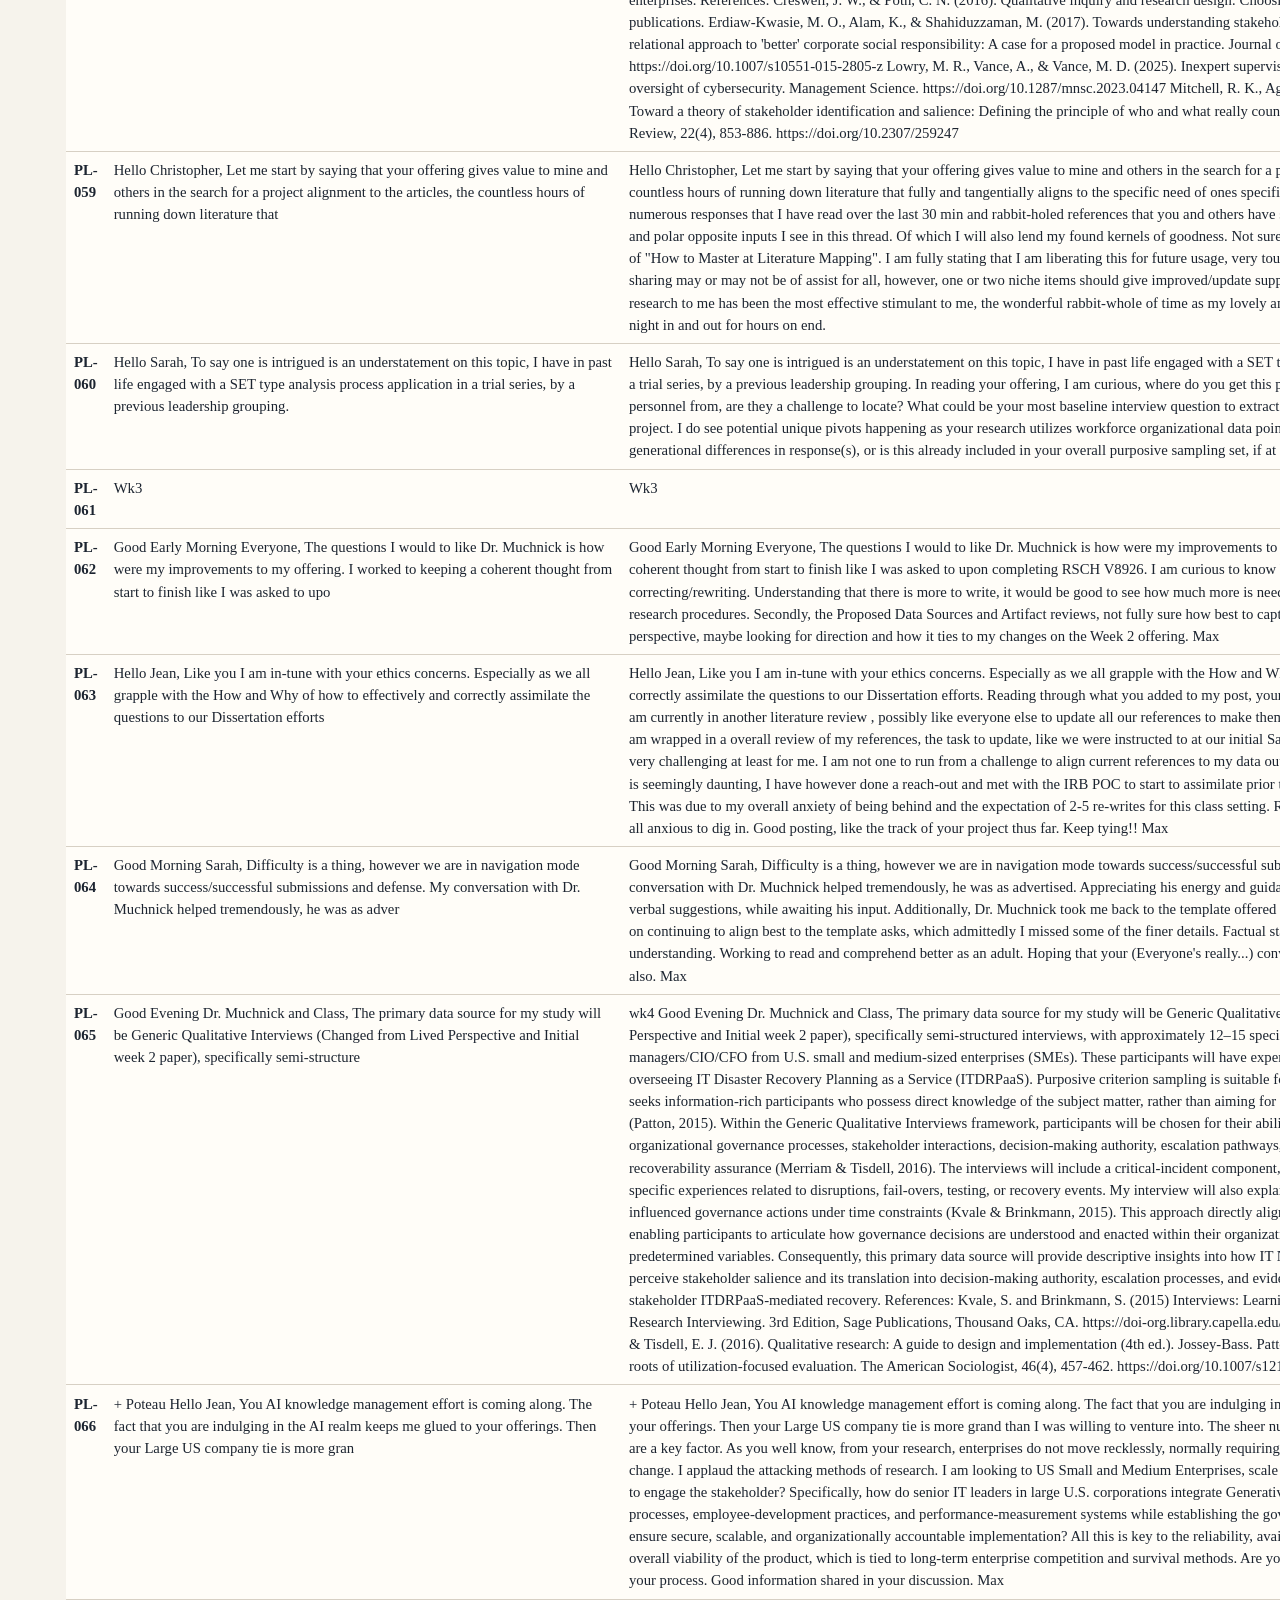
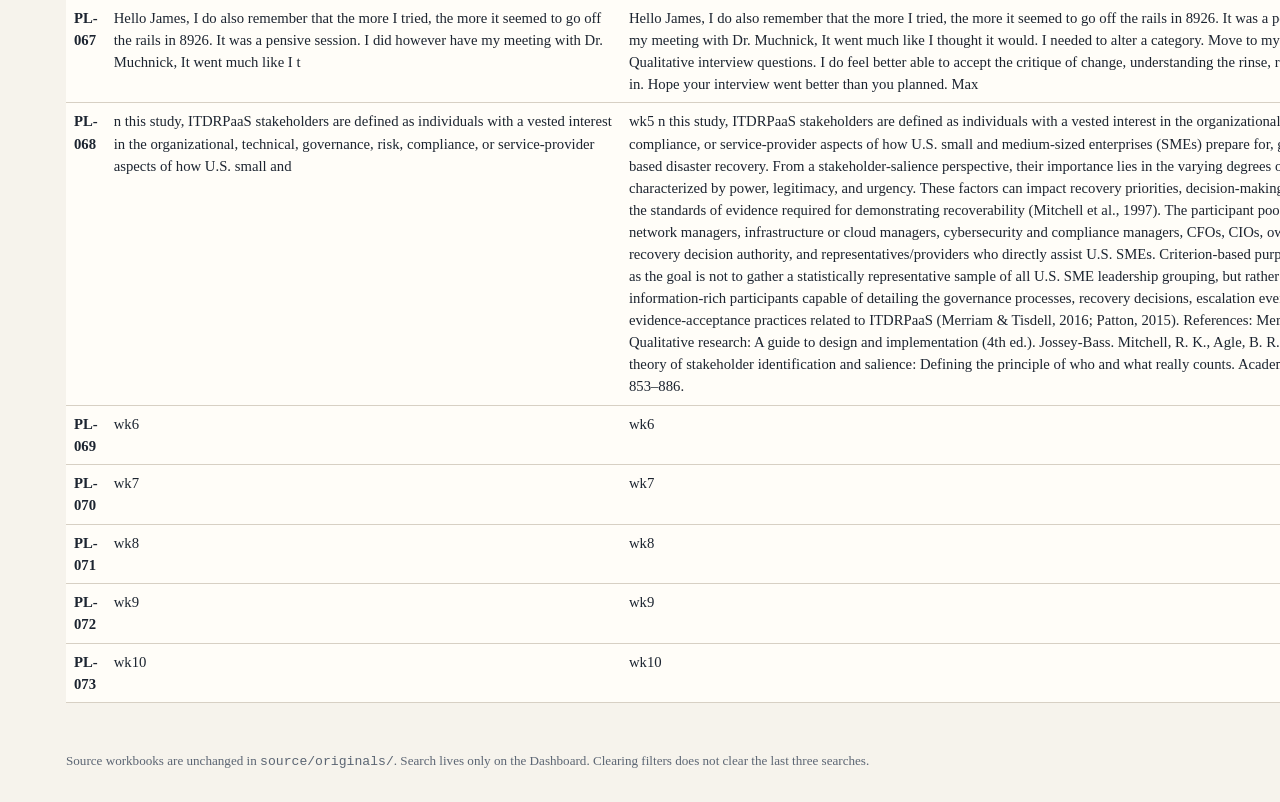
<file: workspace-app/parking-lot.html>
<!DOCTYPE html>
<html lang="en">
<head>
  <meta charset="utf-8">
  <meta name="viewport" content="width=device-width, initial-scale=1">
  <title>Parking lot · BMGT 8044 research workspace</title>
  <link rel="stylesheet" href="css/app.css">
</head>
<body data-page="02_PARKING_LOT">
<main class="prose">
  <h2>Parking lot</h2>
  <p class="lede">This tab is tied to every other page through the intake strip. Source rows from the original <code>Parkinglot_</code> sheet keep <code>PL-###</code> IDs. Items added in this browser keep <code>PL-L###</code> IDs. Search for parking-lot rows on the Dashboard, not here.</p>
  <p><a href="dashboard.html?q=&amp;type=Parking%20lot">Filter parking-lot items on the Dashboard</a></p>
  <h3>Items parked from this workspace</h3>
  <div id="pl-local"></div>
  <h3>Source parking-lot rows (retained in full)</h3>
  <div id="pl-source"></div>
</main>
<script type="module" src="js/nav.js"></script>
<script type="module" src="js/tables.js"></script>
</body>
</html>
</file>
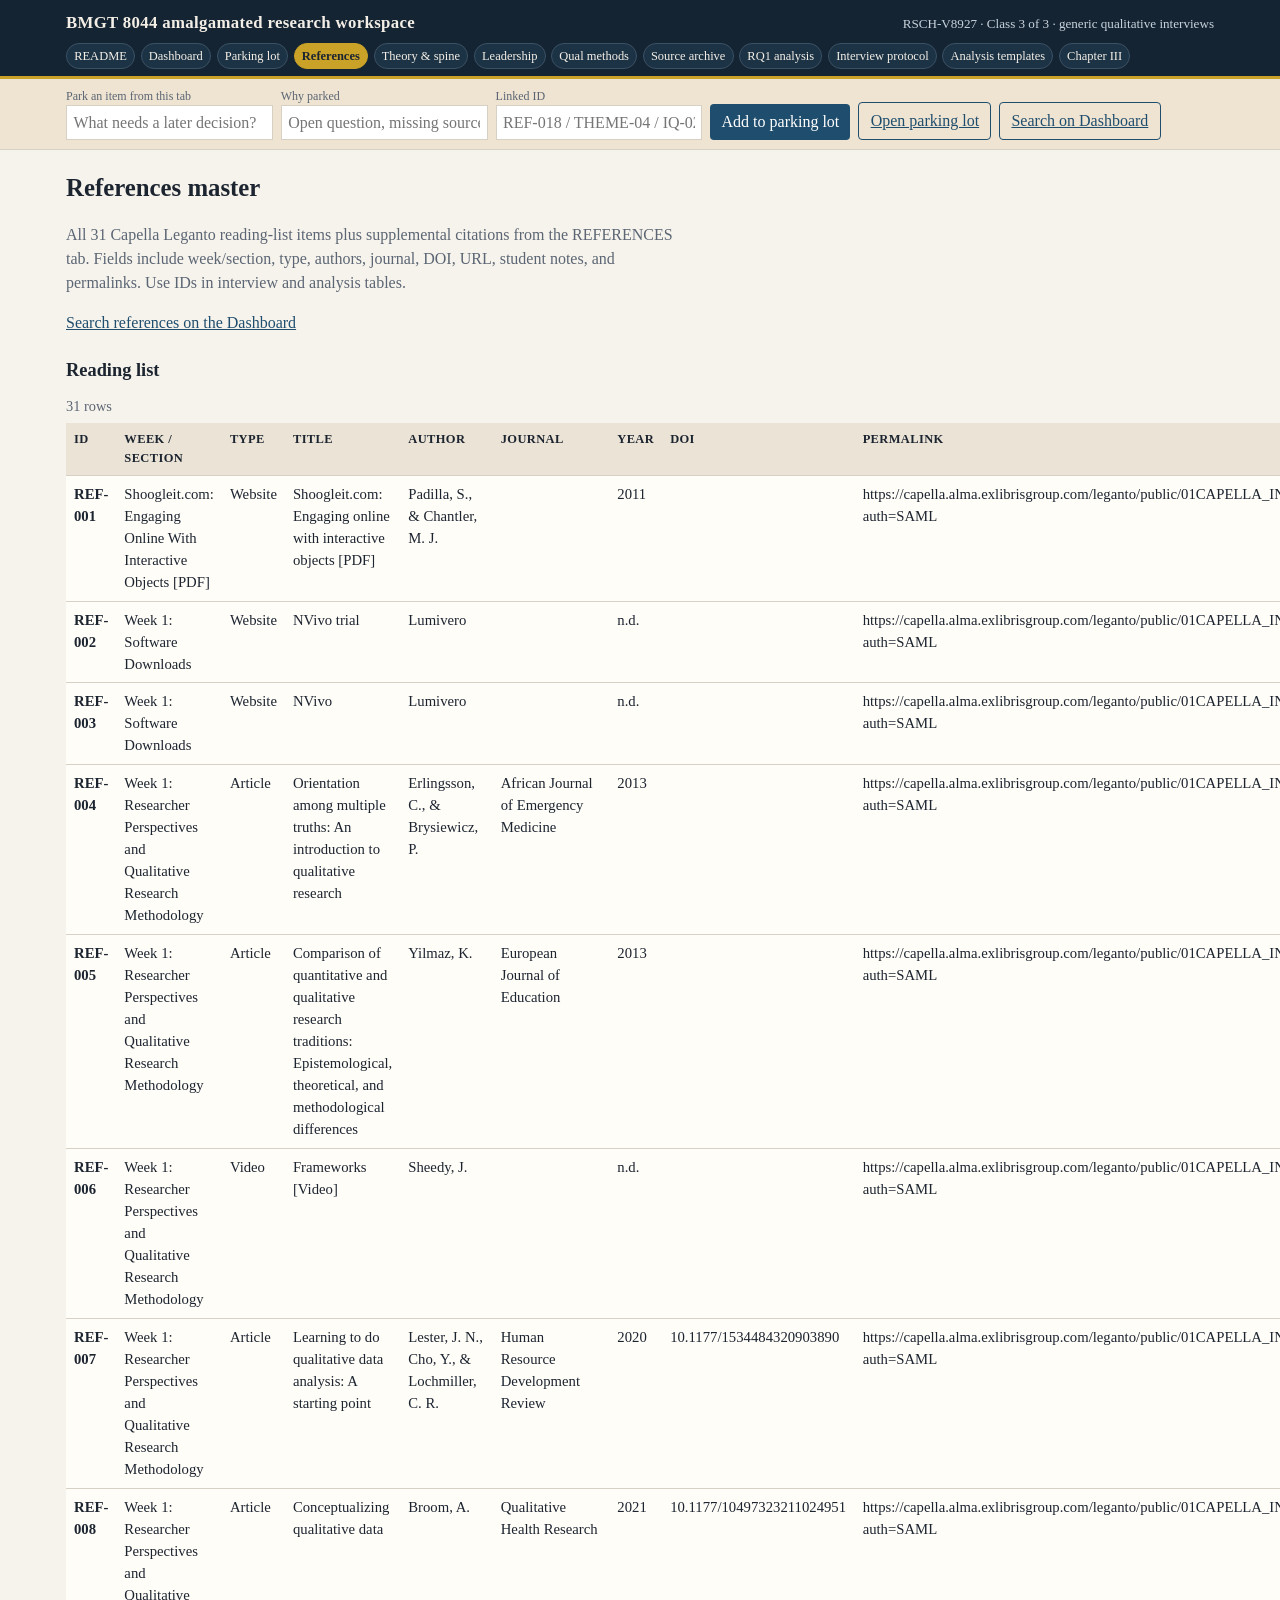
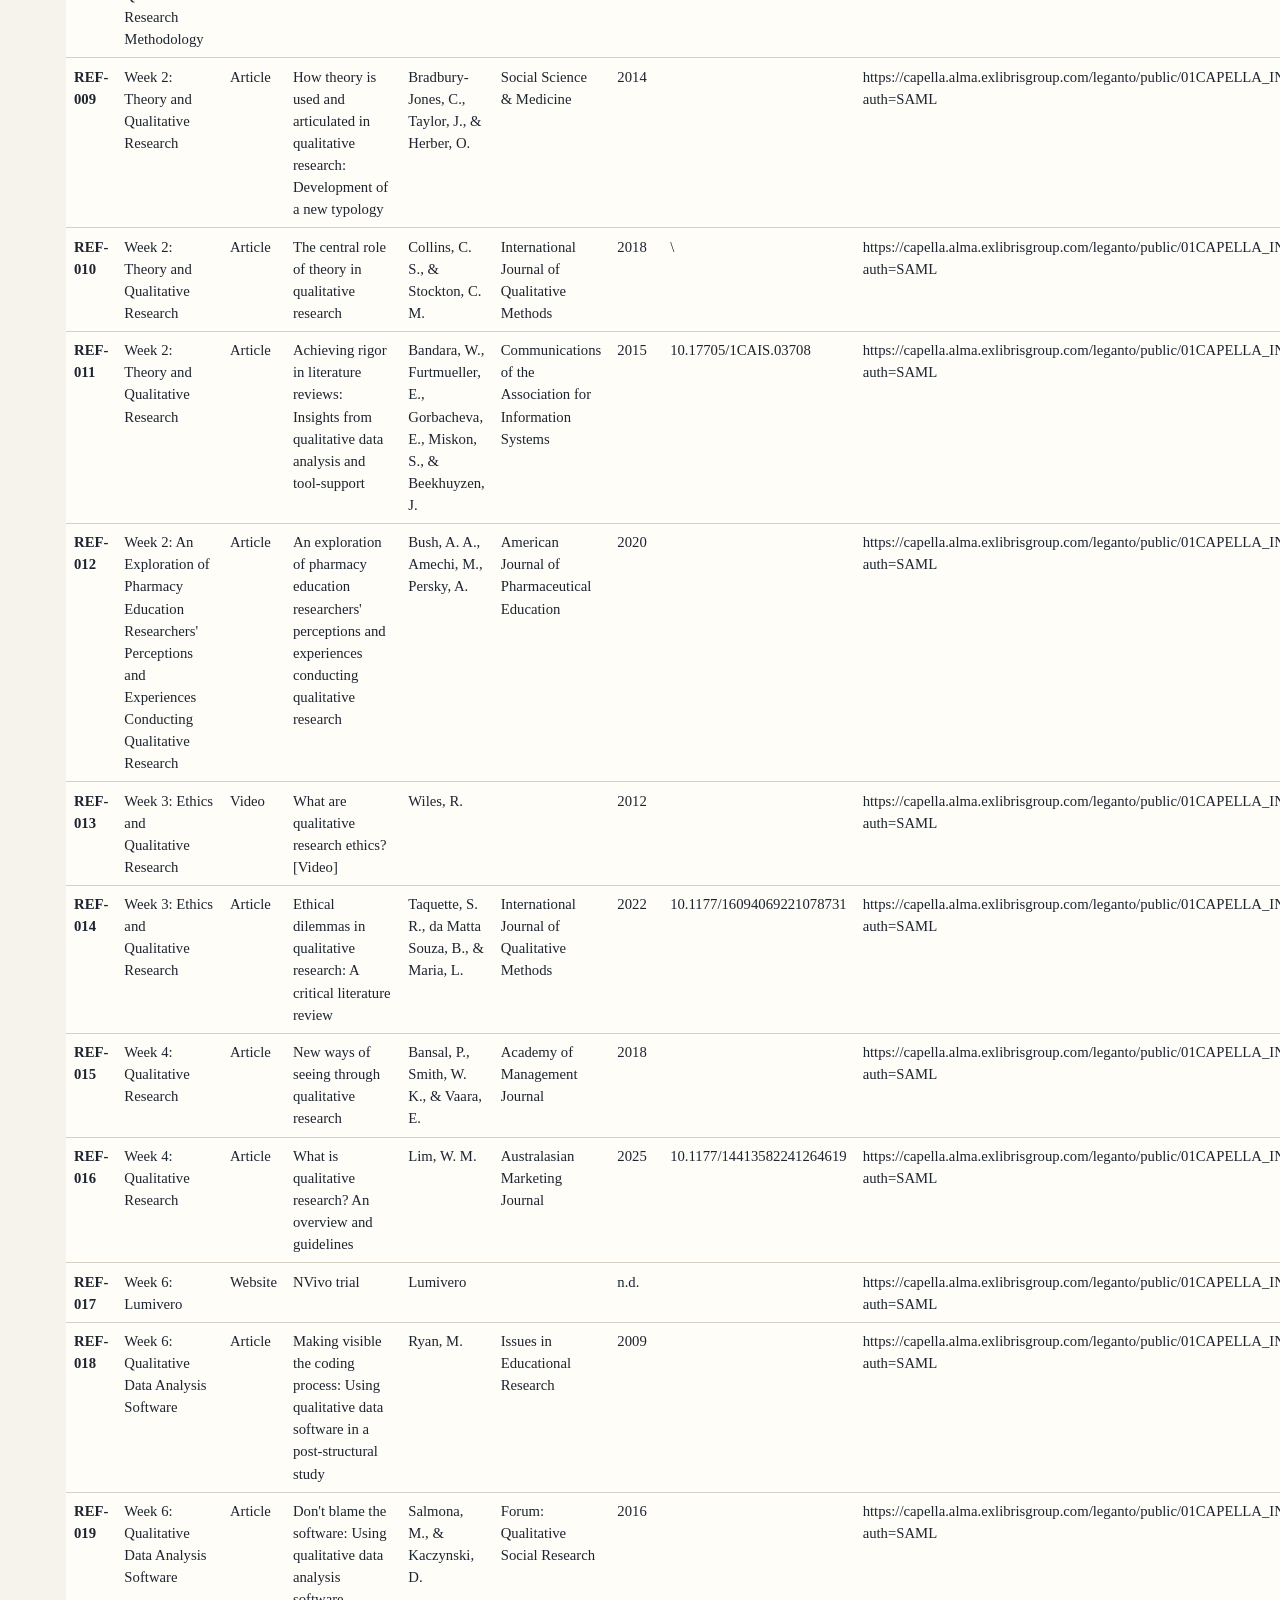
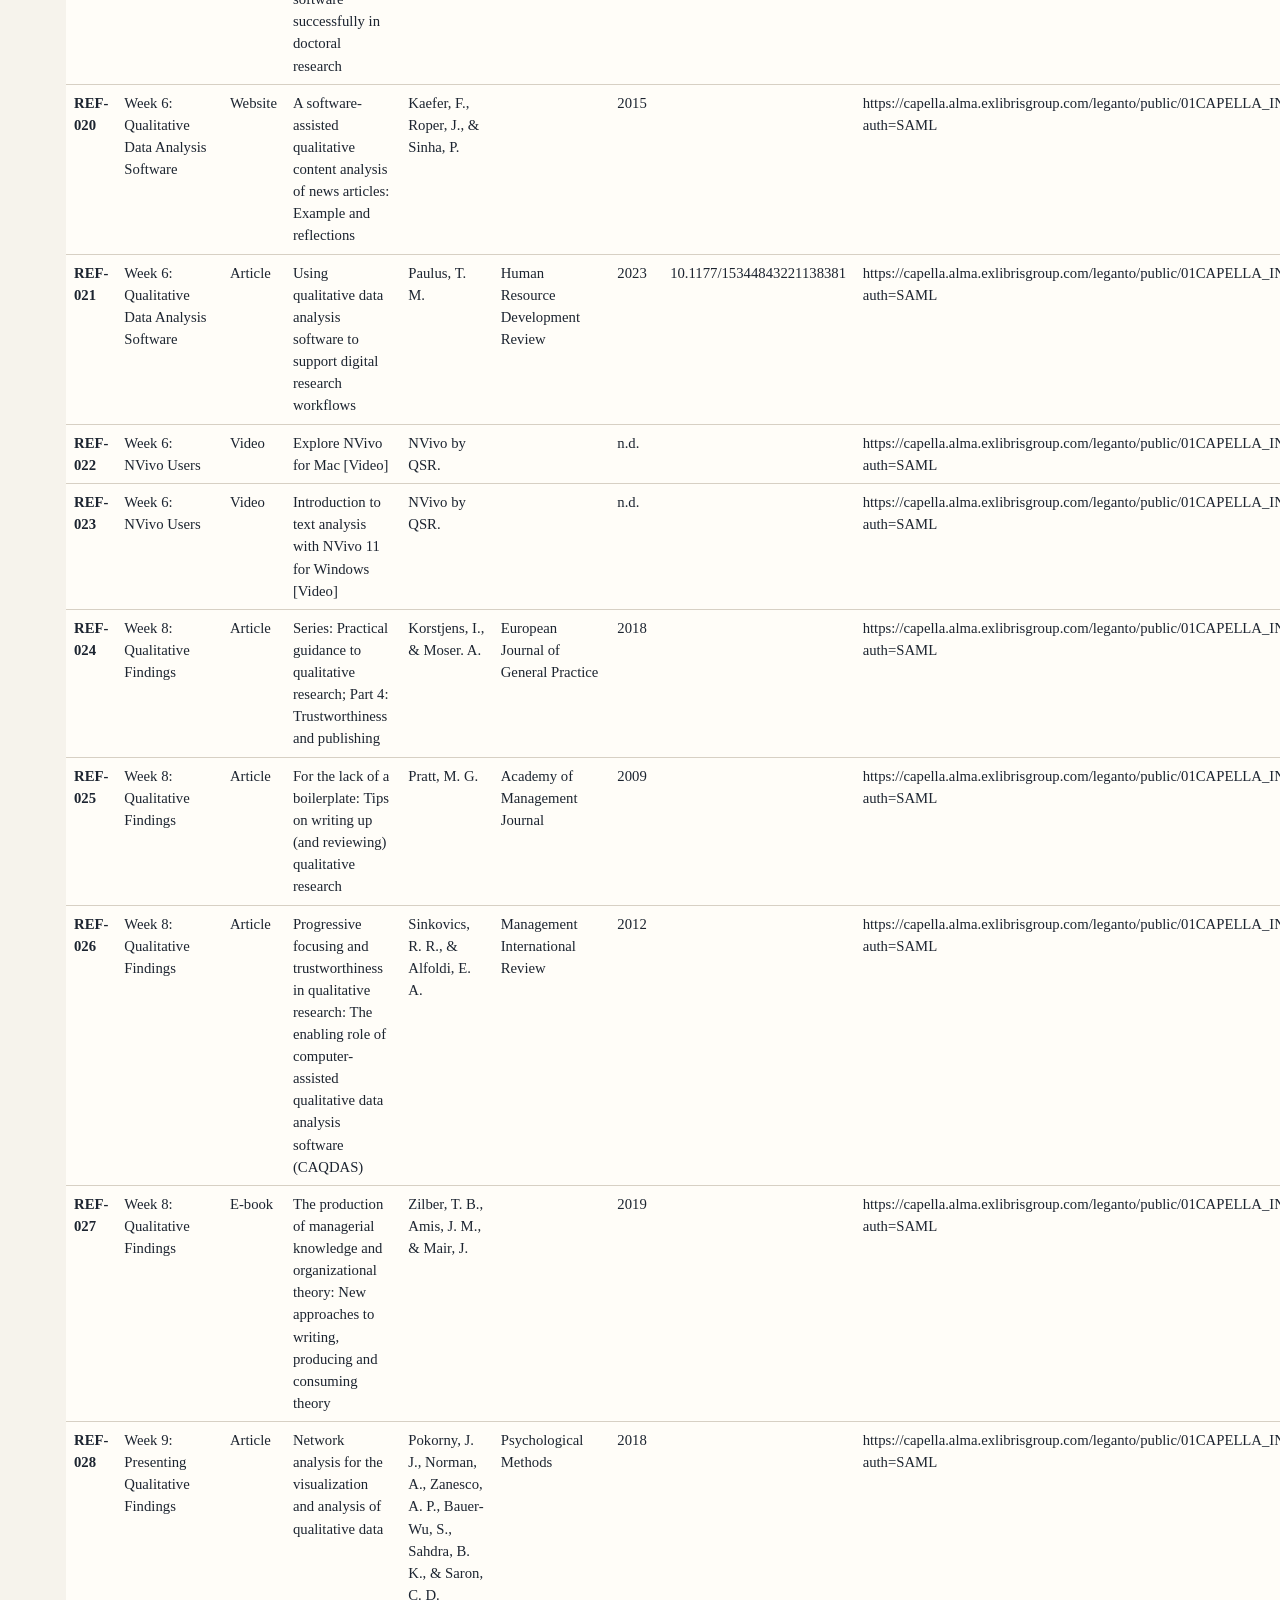
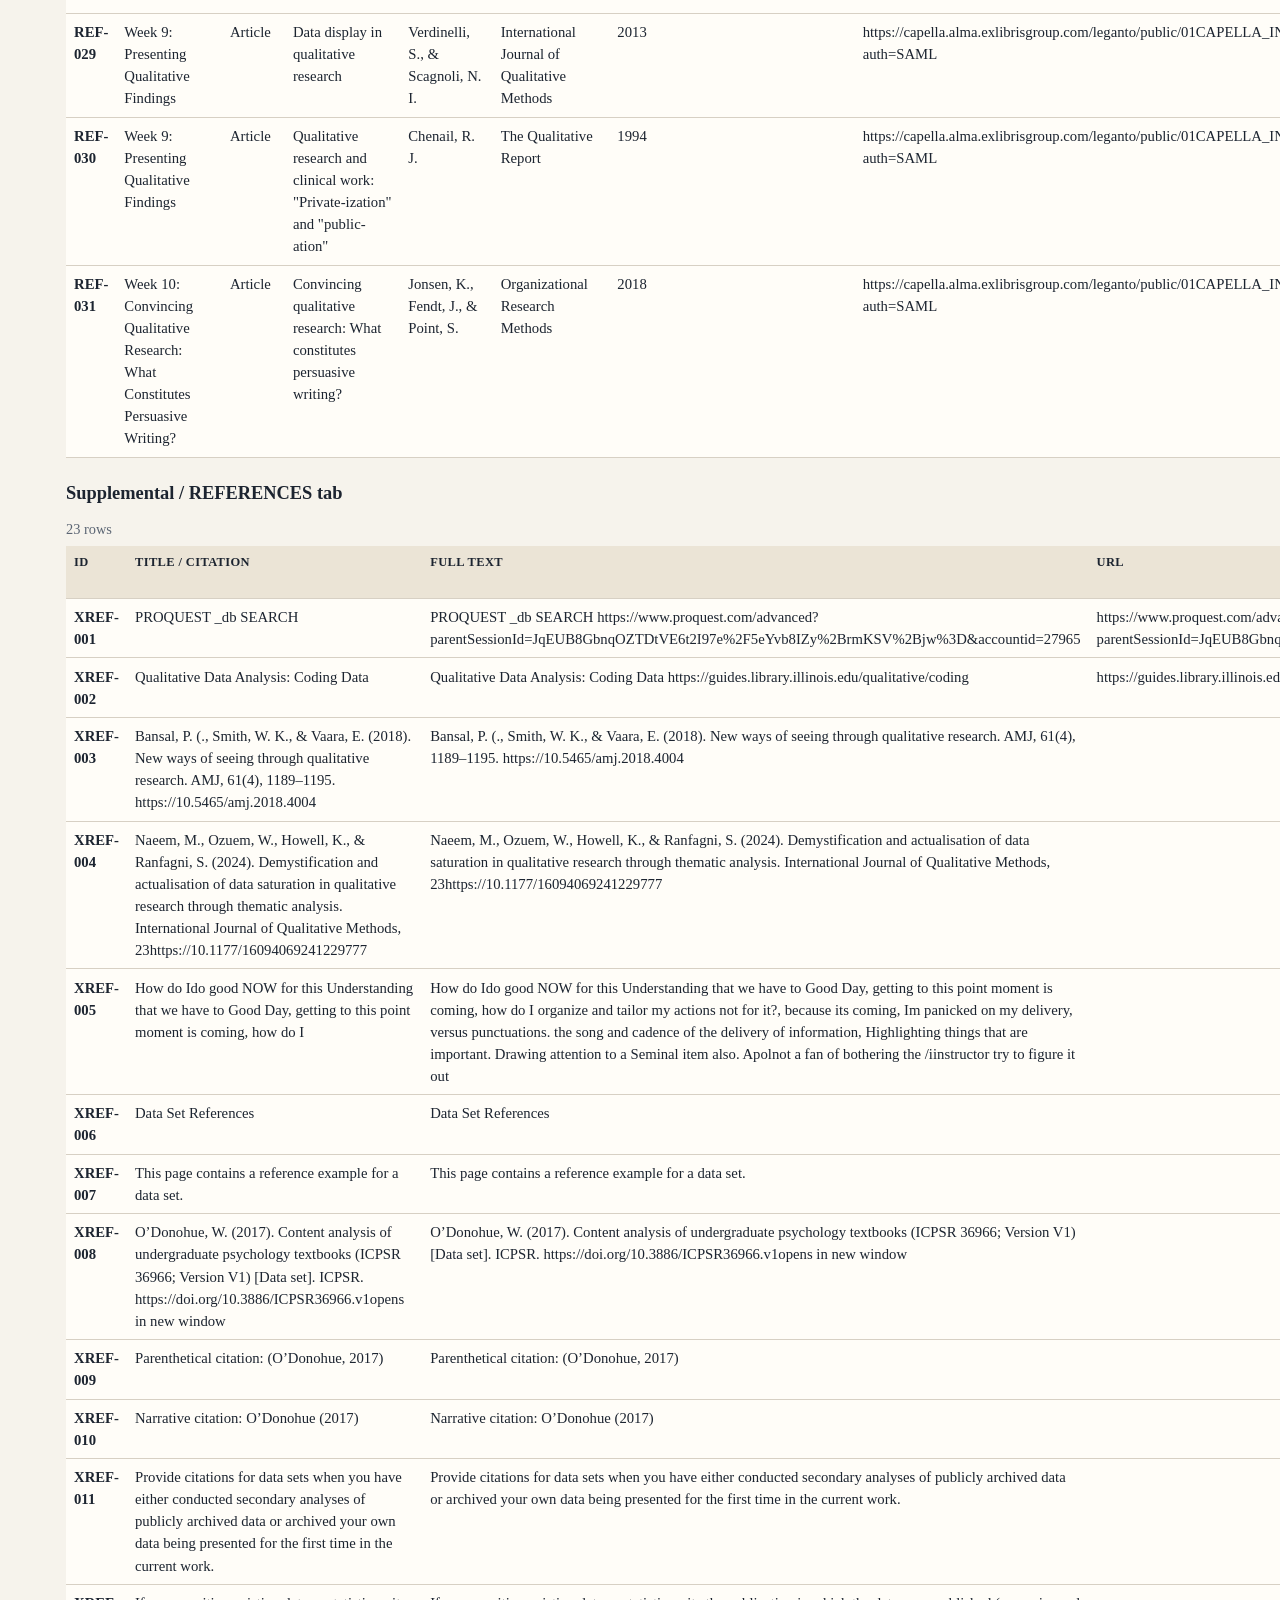
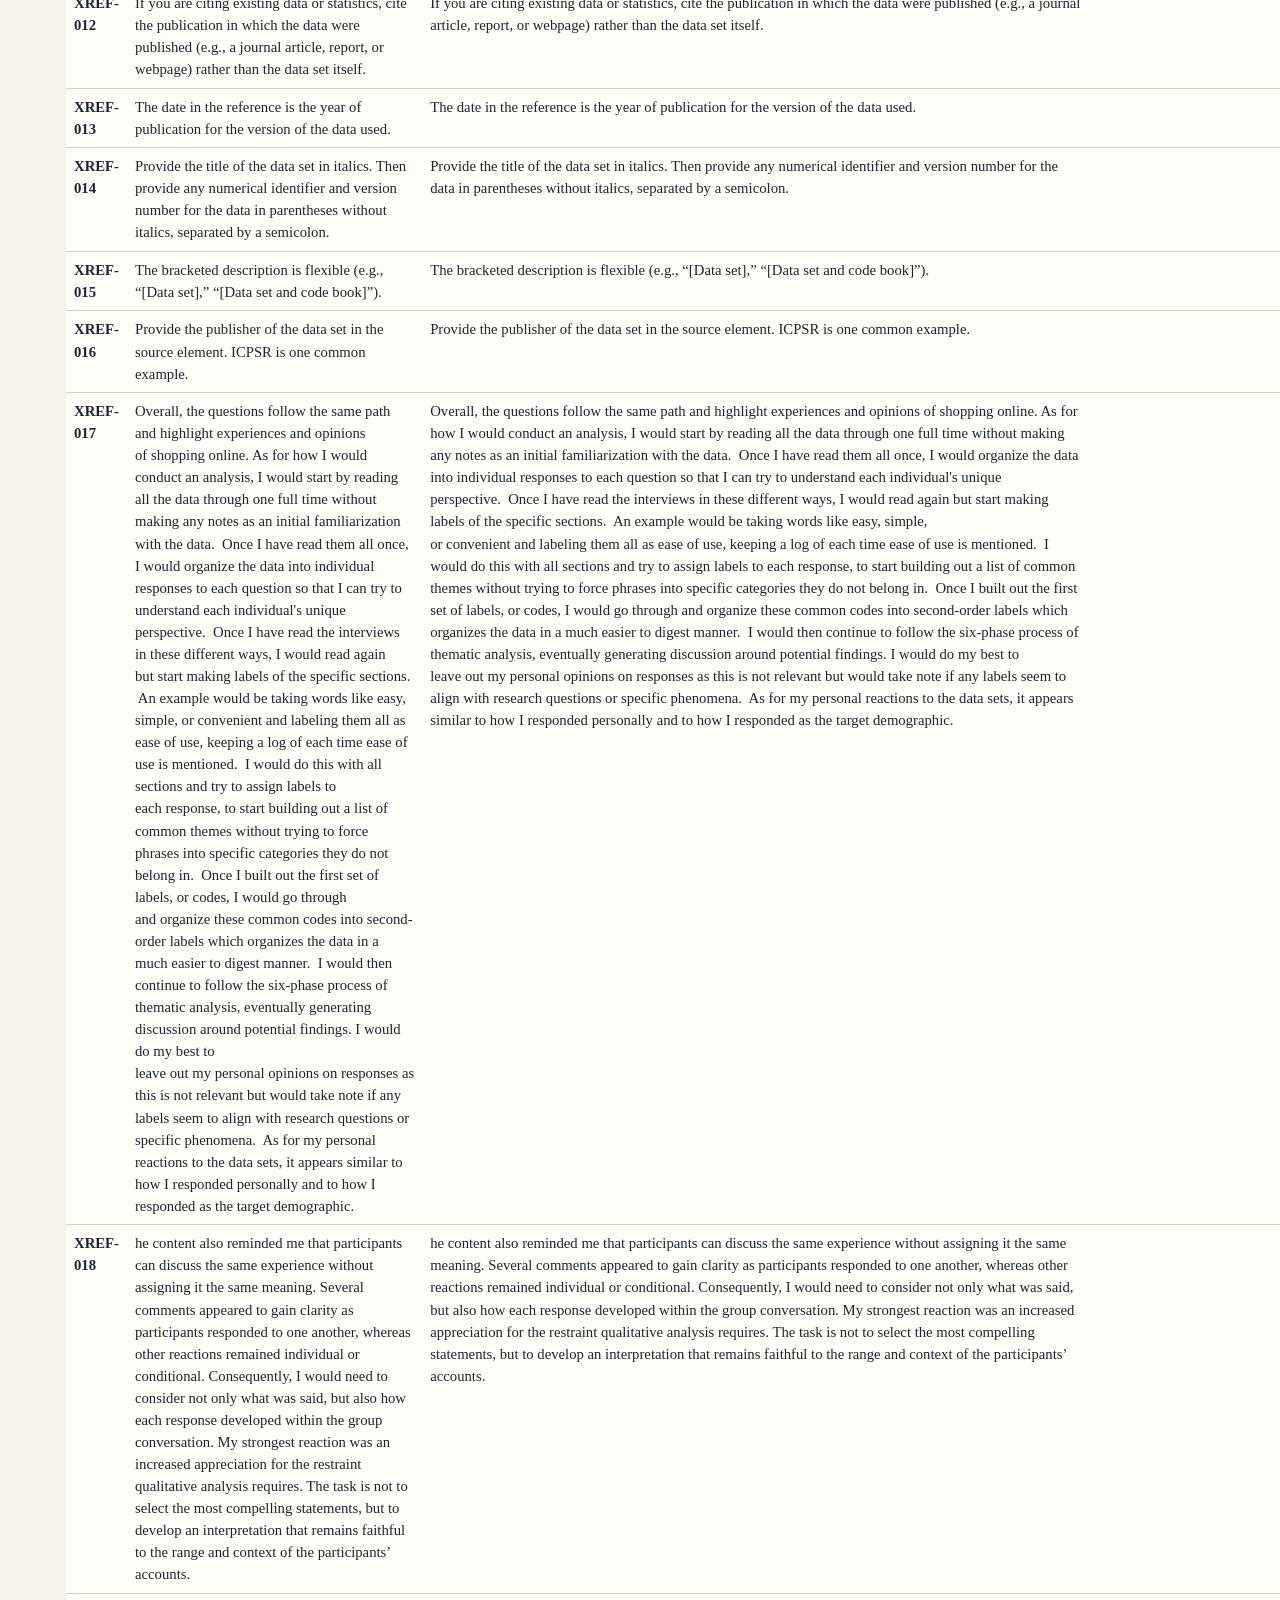
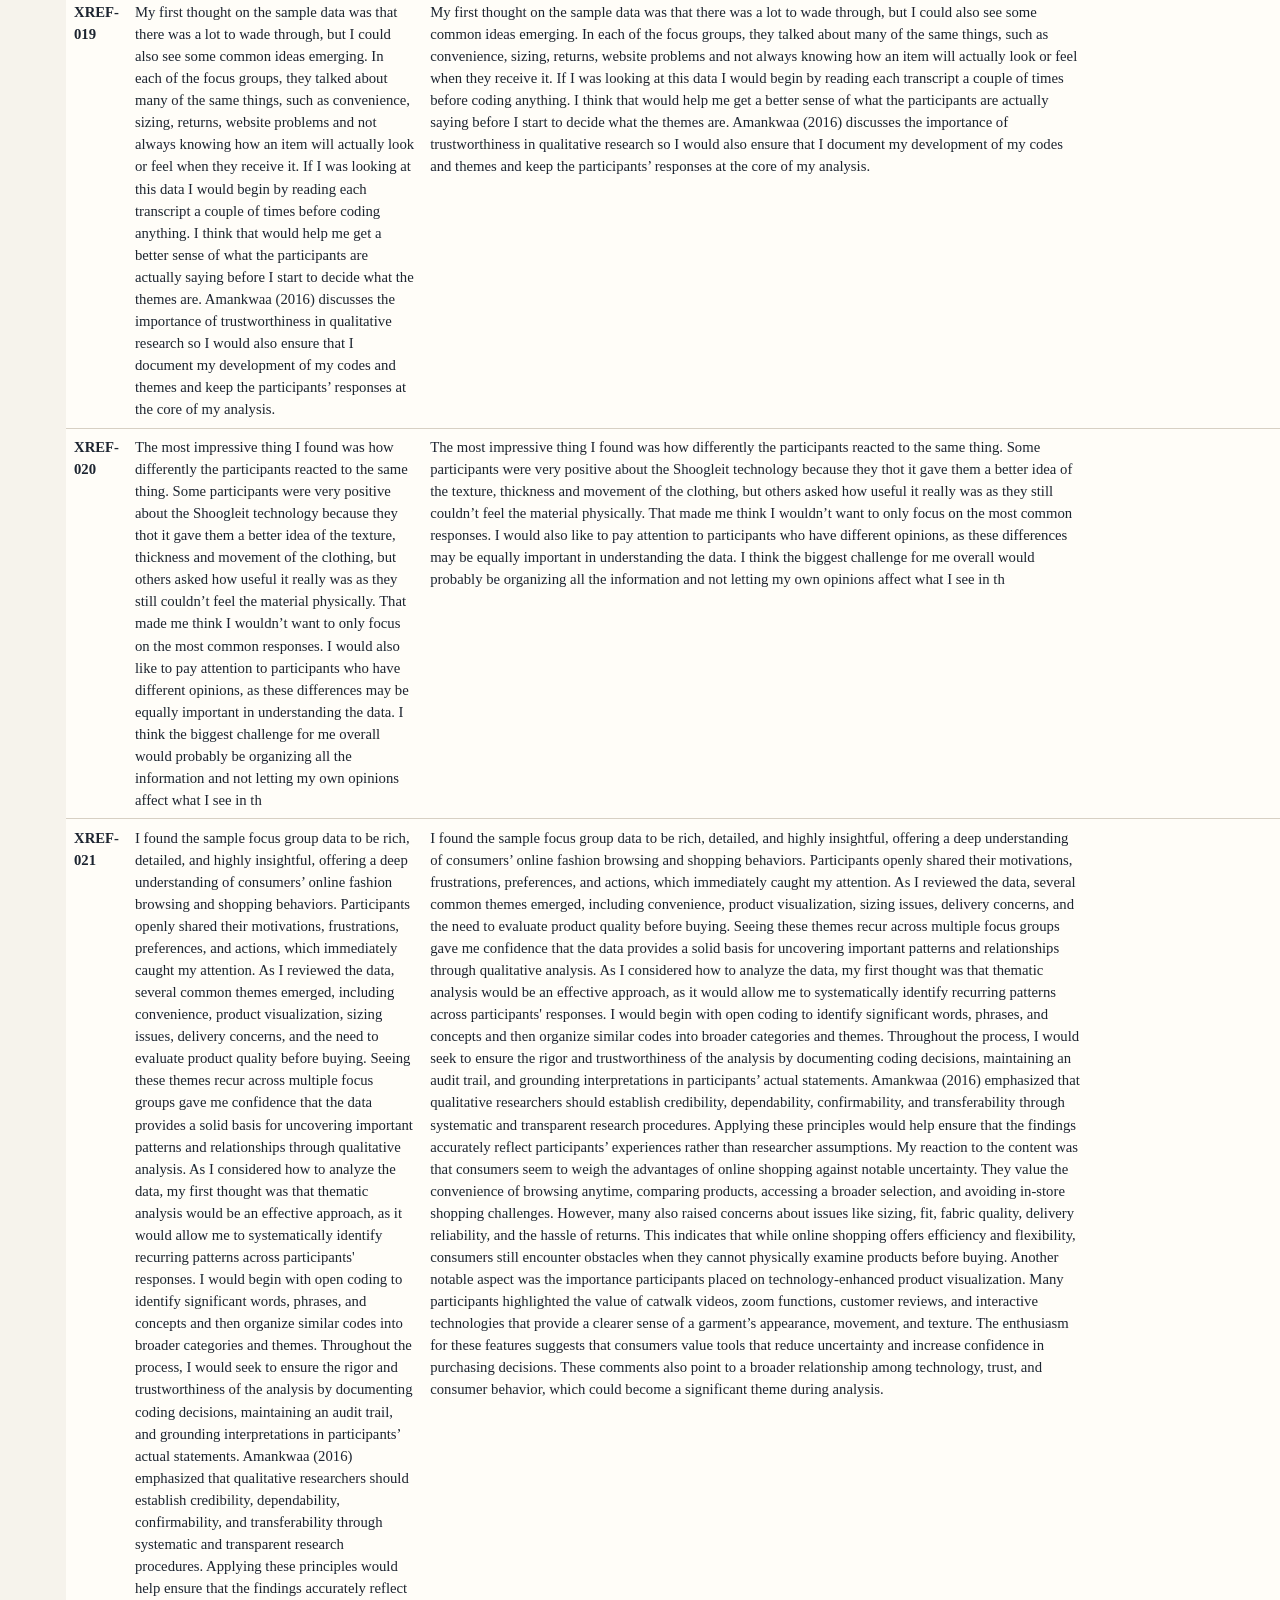
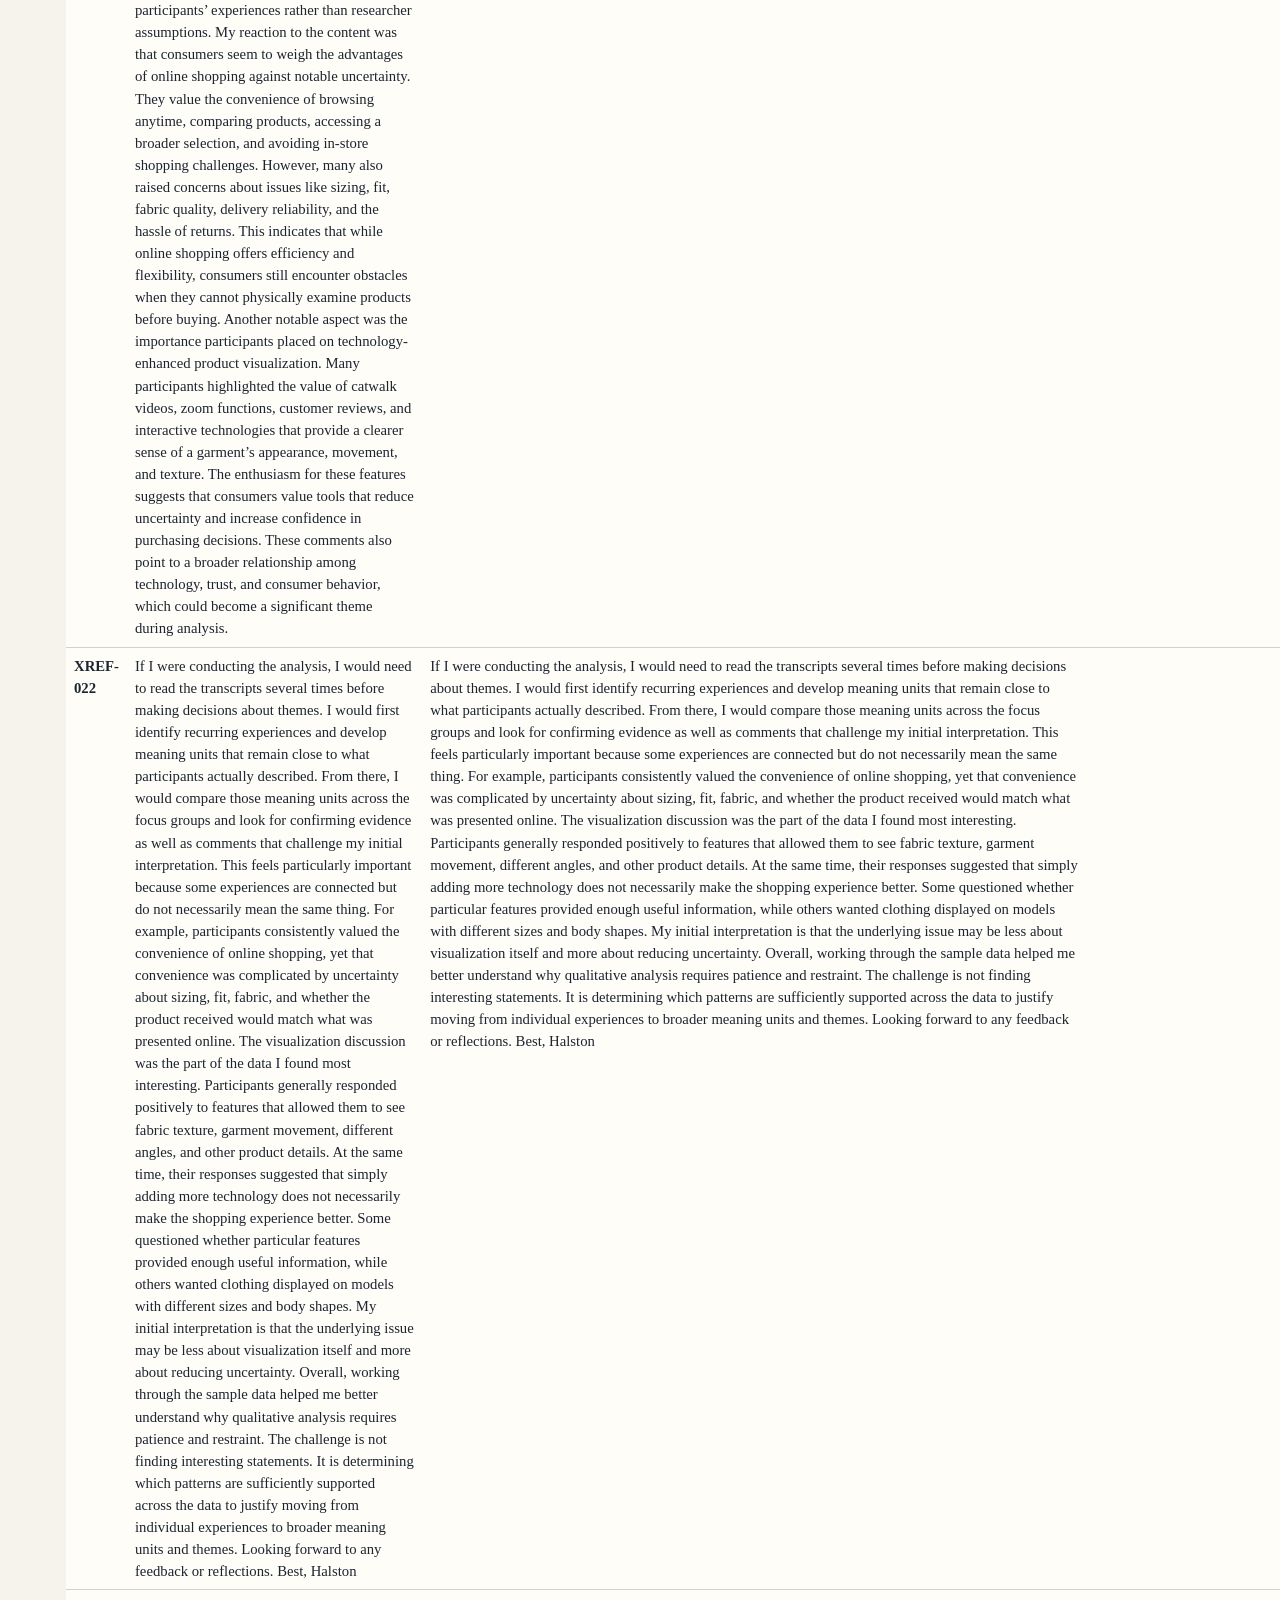
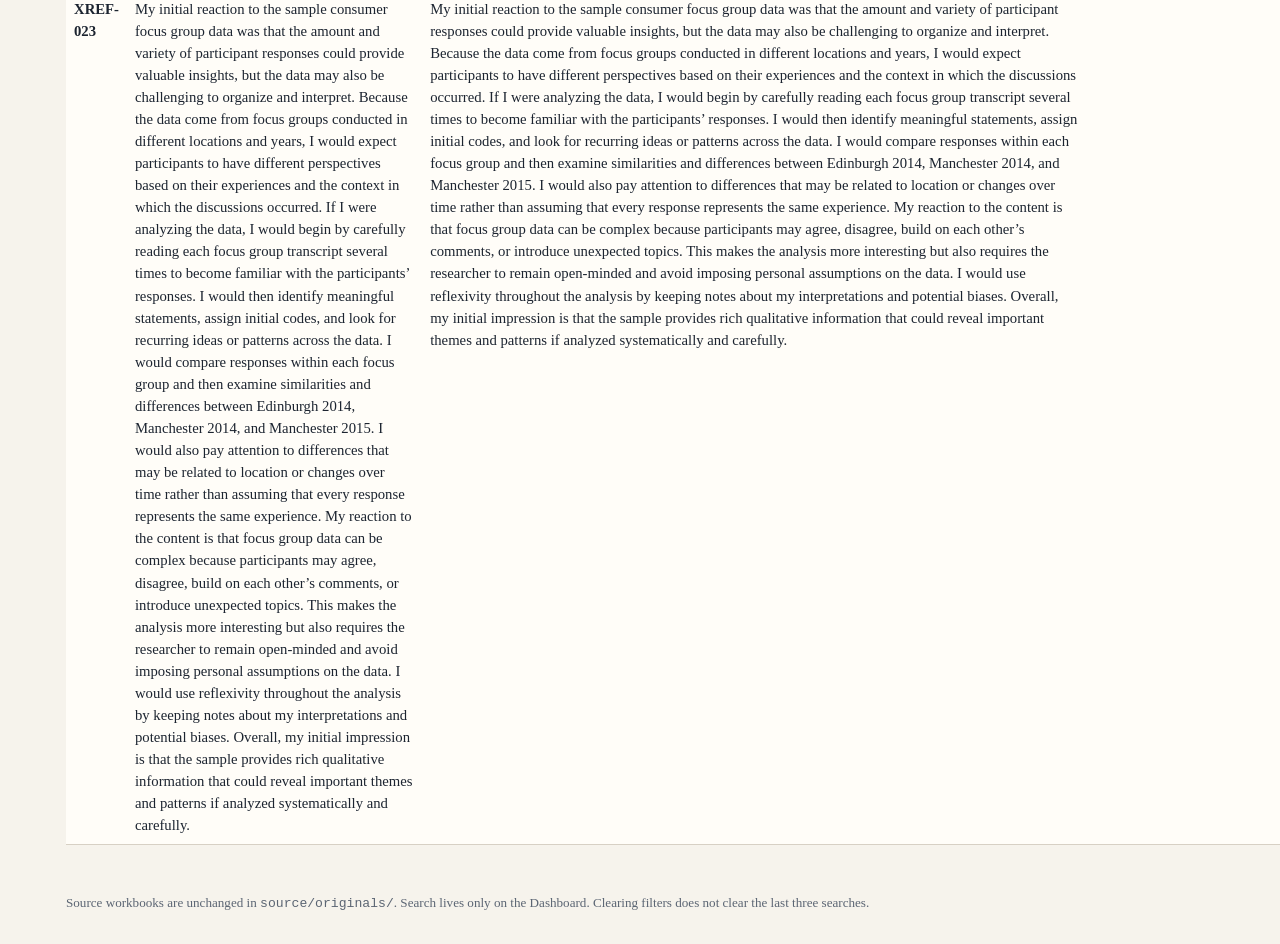
<file: workspace-app/references.html>
<!DOCTYPE html>
<html lang="en">
<head>
  <meta charset="utf-8">
  <meta name="viewport" content="width=device-width, initial-scale=1">
  <title>References · BMGT 8044 research workspace</title>
  <link rel="stylesheet" href="css/app.css">
</head>
<body data-page="03_REFERENCES_MASTER">
<main class="prose">
  <h2>References master</h2>
  <p class="lede">All 31 Capella Leganto reading-list items plus supplemental citations from the REFERENCES tab. Fields include week/section, type, authors, journal, DOI, URL, student notes, and permalinks. Use IDs in interview and analysis tables.</p>
  <p><a href="dashboard.html?type=Reference">Search references on the Dashboard</a></p>
  <h3>Reading list</h3>
  <div id="ref-table"></div>
  <h3>Supplemental / REFERENCES tab</h3>
  <div id="xref-table"></div>
</main>
<script type="module" src="js/nav.js"></script>
<script type="module" src="js/tables.js"></script>
</body>
</html>
</file>
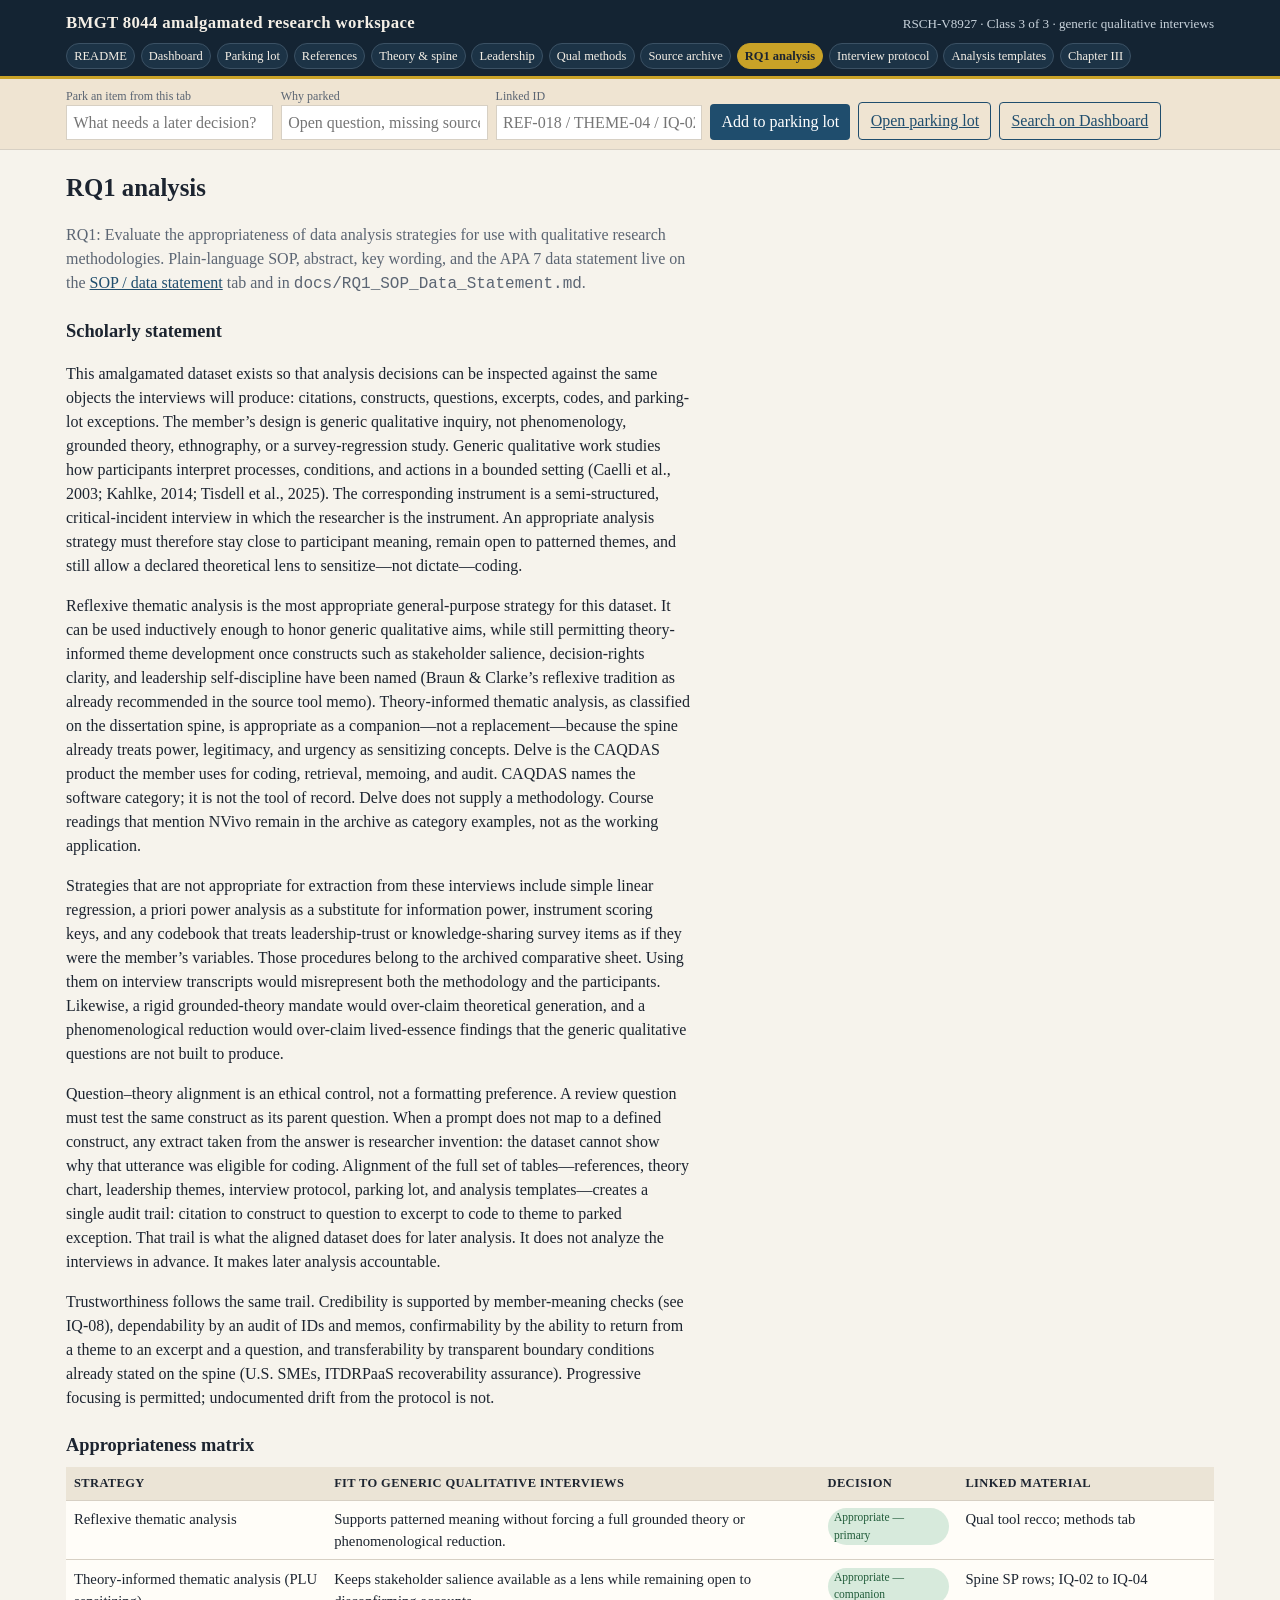
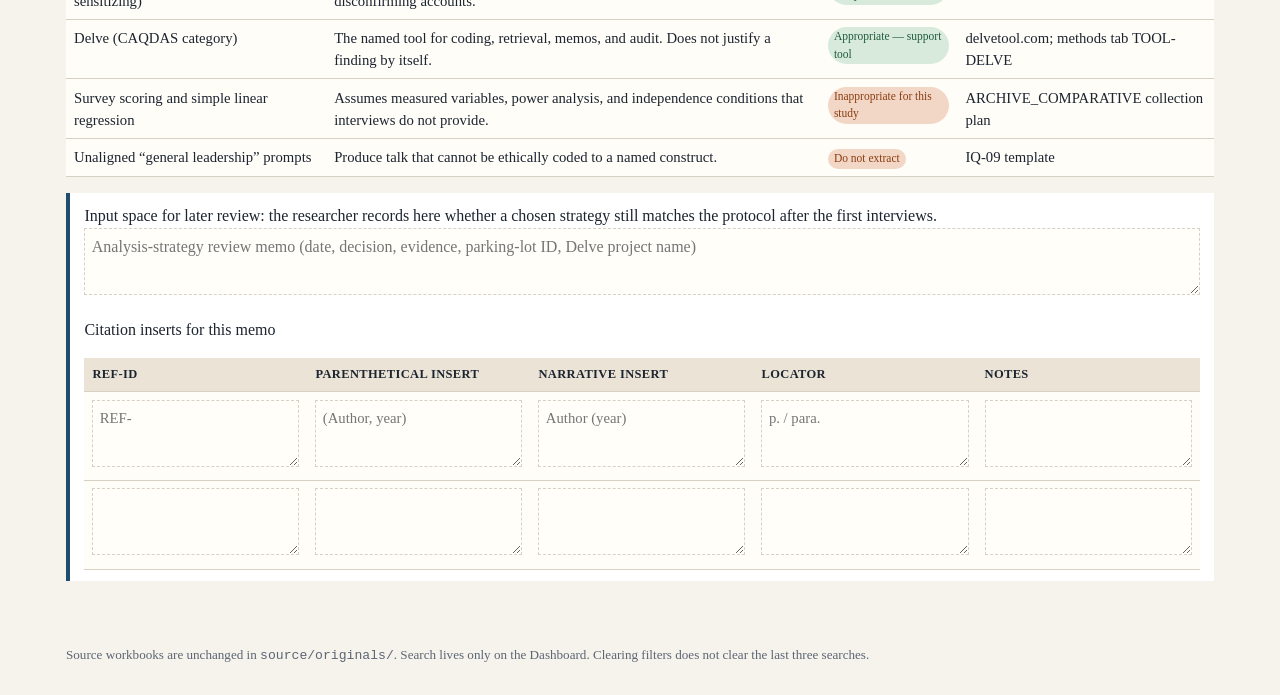
<file: workspace-app/rq1.html>
<!DOCTYPE html>
<html lang="en">
<head>
  <meta charset="utf-8">
  <meta name="viewport" content="width=device-width, initial-scale=1">
  <title>RQ1 analysis · BMGT 8044 research workspace</title>
  <link rel="stylesheet" href="css/app.css">
</head>
<body data-page="08_RQ1_ANALYSIS">
<main class="prose">
  <h2>RQ1 analysis</h2>
  <p class="lede">RQ1: Evaluate the appropriateness of data analysis strategies for use with qualitative research methodologies. Plain-language SOP, abstract, key wording, and the APA 7 data statement live on the <a href="sop.html">SOP / data statement</a> tab and in <code>docs/RQ1_SOP_Data_Statement.md</code>.</p>

  <h3>Scholarly statement</h3>
  <p>This amalgamated dataset exists so that analysis decisions can be inspected against the same objects the interviews will produce: citations, constructs, questions, excerpts, codes, and parking-lot exceptions. The member’s design is generic qualitative inquiry, not phenomenology, grounded theory, ethnography, or a survey-regression study. Generic qualitative work studies how participants interpret processes, conditions, and actions in a bounded setting (Caelli et al., 2003; Kahlke, 2014; Tisdell et al., 2025). The corresponding instrument is a semi-structured, critical-incident interview in which the researcher is the instrument. An appropriate analysis strategy must therefore stay close to participant meaning, remain open to patterned themes, and still allow a declared theoretical lens to sensitize—not dictate—coding.</p>
  <p>Reflexive thematic analysis is the most appropriate general-purpose strategy for this dataset. It can be used inductively enough to honor generic qualitative aims, while still permitting theory-informed theme development once constructs such as stakeholder salience, decision-rights clarity, and leadership self-discipline have been named (Braun &amp; Clarke’s reflexive tradition as already recommended in the source tool memo). Theory-informed thematic analysis, as classified on the dissertation spine, is appropriate as a companion—not a replacement—because the spine already treats power, legitimacy, and urgency as sensitizing concepts. Delve is the CAQDAS product the member uses for coding, retrieval, memoing, and audit. CAQDAS names the software category; it is not the tool of record. Delve does not supply a methodology. Course readings that mention NVivo remain in the archive as category examples, not as the working application.</p>
  <p>Strategies that are not appropriate for extraction from these interviews include simple linear regression, a priori power analysis as a substitute for information power, instrument scoring keys, and any codebook that treats leadership-trust or knowledge-sharing survey items as if they were the member’s variables. Those procedures belong to the archived comparative sheet. Using them on interview transcripts would misrepresent both the methodology and the participants. Likewise, a rigid grounded-theory mandate would over-claim theoretical generation, and a phenomenological reduction would over-claim lived-essence findings that the generic qualitative questions are not built to produce.</p>
  <p>Question–theory alignment is an ethical control, not a formatting preference. A review question must test the same construct as its parent question. When a prompt does not map to a defined construct, any extract taken from the answer is researcher invention: the dataset cannot show why that utterance was eligible for coding. Alignment of the full set of tables—references, theory chart, leadership themes, interview protocol, parking lot, and analysis templates—creates a single audit trail: citation to construct to question to excerpt to code to theme to parked exception. That trail is what the aligned dataset does for later analysis. It does not analyze the interviews in advance. It makes later analysis accountable.</p>
  <p>Trustworthiness follows the same trail. Credibility is supported by member-meaning checks (see IQ-08), dependability by an audit of IDs and memos, confirmability by the ability to return from a theme to an excerpt and a question, and transferability by transparent boundary conditions already stated on the spine (U.S. SMEs, ITDRPaaS recoverability assurance). Progressive focusing is permitted; undocumented drift from the protocol is not.</p>

  <h3>Appropriateness matrix</h3>
  <table>
    <thead>
      <tr>
        <th>Strategy</th>
        <th>Fit to generic qualitative interviews</th>
        <th>Decision</th>
        <th>Linked material</th>
      </tr>
    </thead>
    <tbody>
      <tr>
        <td>Reflexive thematic analysis</td>
        <td>Supports patterned meaning without forcing a full grounded theory or phenomenological reduction.</td>
        <td><span class="badge aligned">Appropriate — primary</span></td>
        <td>Qual tool recco; methods tab</td>
      </tr>
      <tr>
        <td>Theory-informed thematic analysis (PLU sensitizing)</td>
        <td>Keeps stakeholder salience available as a lens while remaining open to disconfirming accounts.</td>
        <td><span class="badge aligned">Appropriate — companion</span></td>
        <td>Spine SP rows; IQ-02 to IQ-04</td>
      </tr>
      <tr>
        <td>Delve (CAQDAS category)</td>
        <td>The named tool for coding, retrieval, memos, and audit. Does not justify a finding by itself.</td>
        <td><span class="badge aligned">Appropriate — support tool</span></td>
        <td>delvetool.com; methods tab TOOL-DELVE</td>
      </tr>
      <tr>
        <td>Survey scoring and simple linear regression</td>
        <td>Assumes measured variables, power analysis, and independence conditions that interviews do not provide.</td>
        <td><span class="badge unaligned">Inappropriate for this study</span></td>
        <td>ARCHIVE_COMPARATIVE collection plan</td>
      </tr>
      <tr>
        <td>Unaligned “general leadership” prompts</td>
        <td>Produce talk that cannot be ethically coded to a named construct.</td>
        <td><span class="badge unaligned">Do not extract</span></td>
        <td>IQ-09 template</td>
      </tr>
    </tbody>
  </table>

  <div class="note">
    Input space for later review: the researcher records here whether a chosen strategy still matches the protocol after the first interviews.
    <div class="templates"><textarea placeholder="Analysis-strategy review memo (date, decision, evidence, parking-lot ID, Delve project name)"></textarea></div>
    <p>Citation inserts for this memo</p>
    <table>
      <thead><tr><th>REF-ID</th><th>Parenthetical insert</th><th>Narrative insert</th><th>Locator</th><th>Notes</th></tr></thead>
      <tbody>
        <tr>
          <td class="templates"><textarea placeholder="REF-"></textarea></td>
          <td class="templates"><textarea placeholder="(Author, year)"></textarea></td>
          <td class="templates"><textarea placeholder="Author (year)"></textarea></td>
          <td class="templates"><textarea placeholder="p. / para."></textarea></td>
          <td class="templates"><textarea></textarea></td>
        </tr>
        <tr>
          <td class="templates"><textarea></textarea></td>
          <td class="templates"><textarea></textarea></td>
          <td class="templates"><textarea></textarea></td>
          <td class="templates"><textarea></textarea></td>
          <td class="templates"><textarea></textarea></td>
        </tr>
      </tbody>
    </table>
  </div>
</main>
<script type="module" src="js/nav.js"></script>
</body>
</html>
</file>
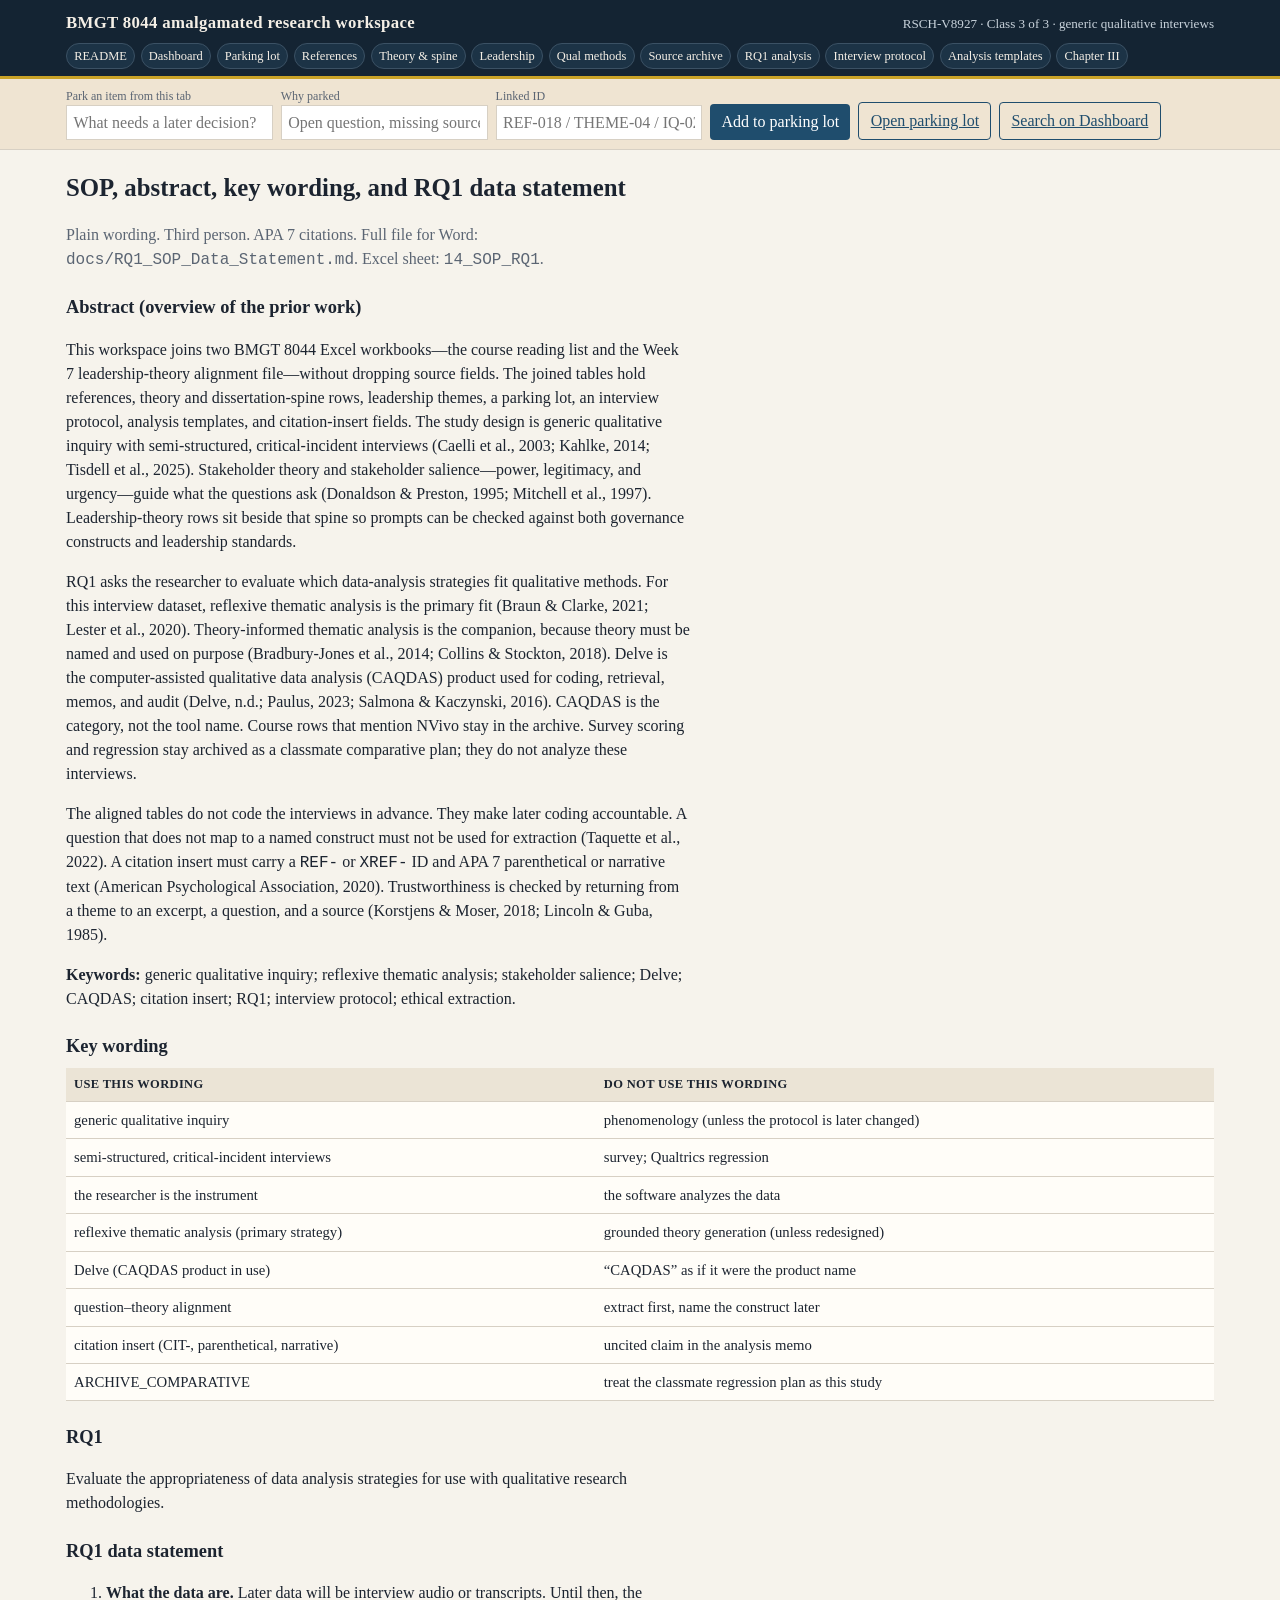
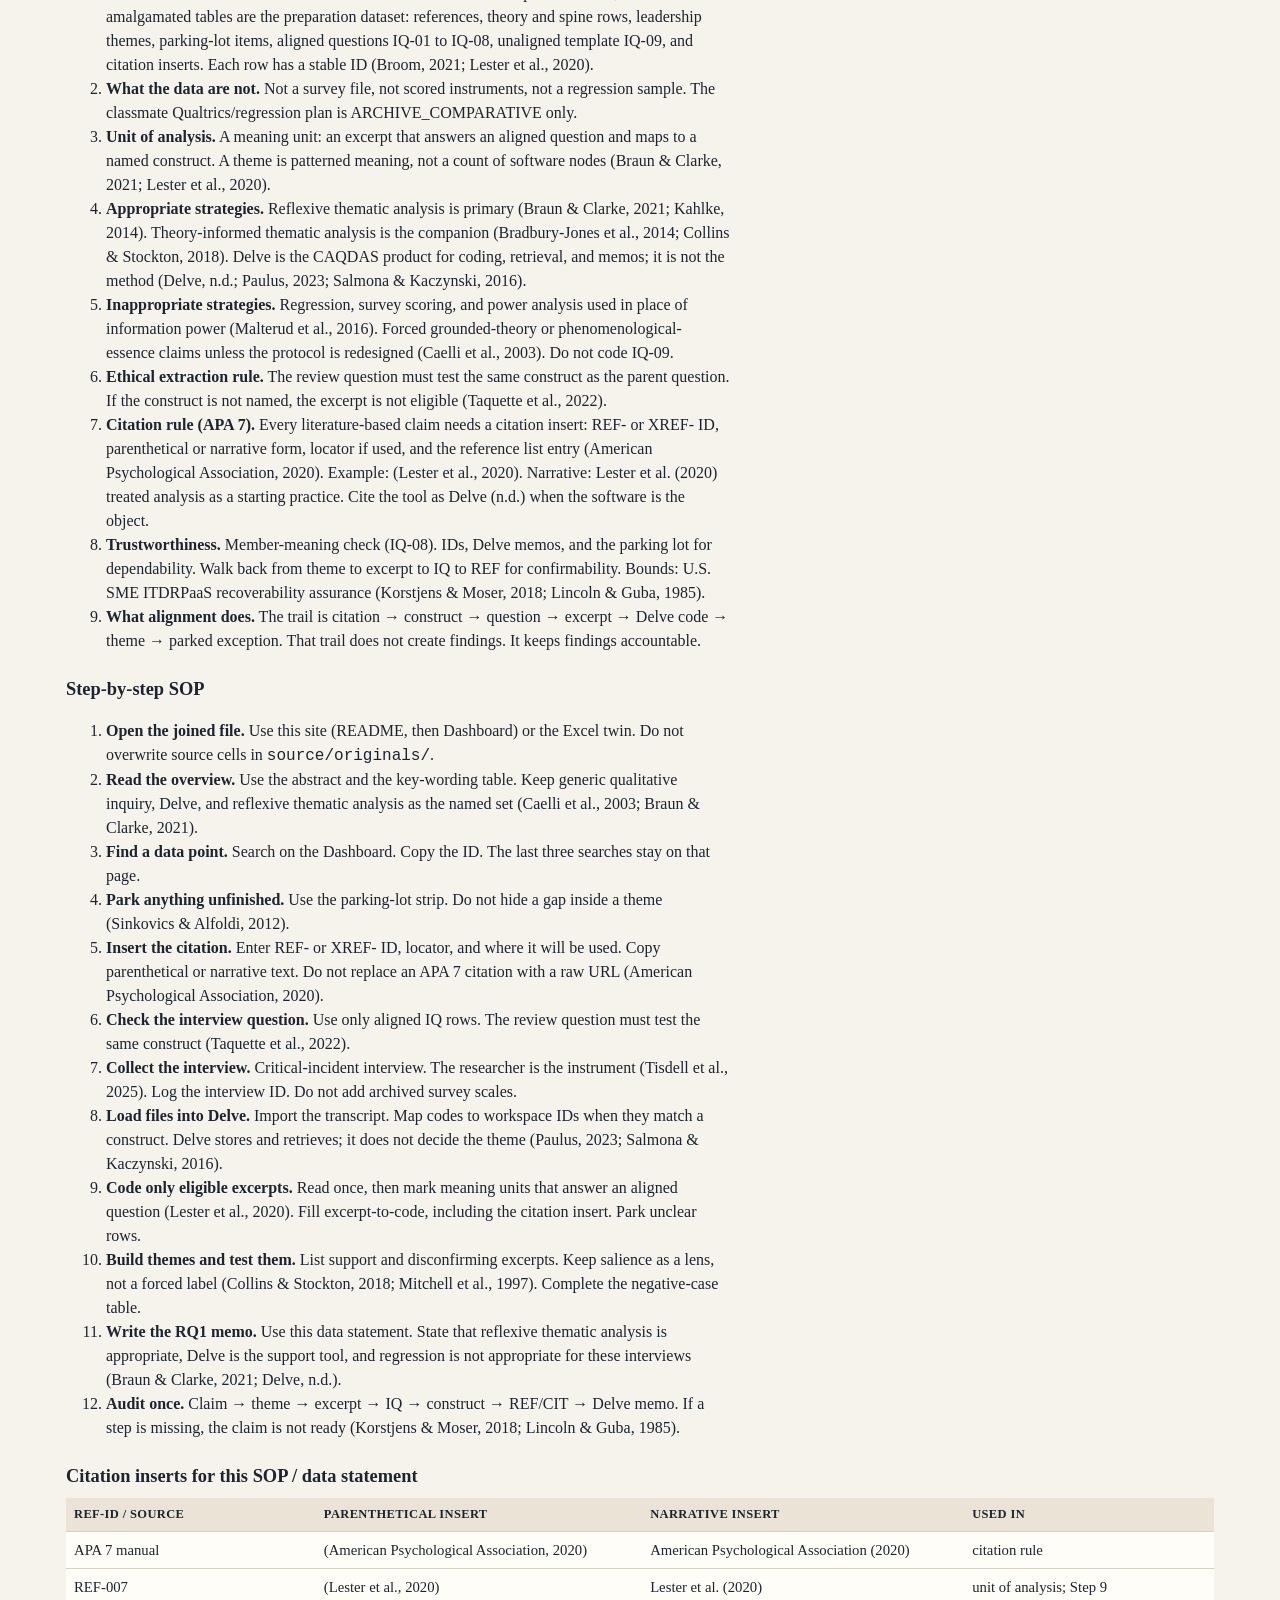
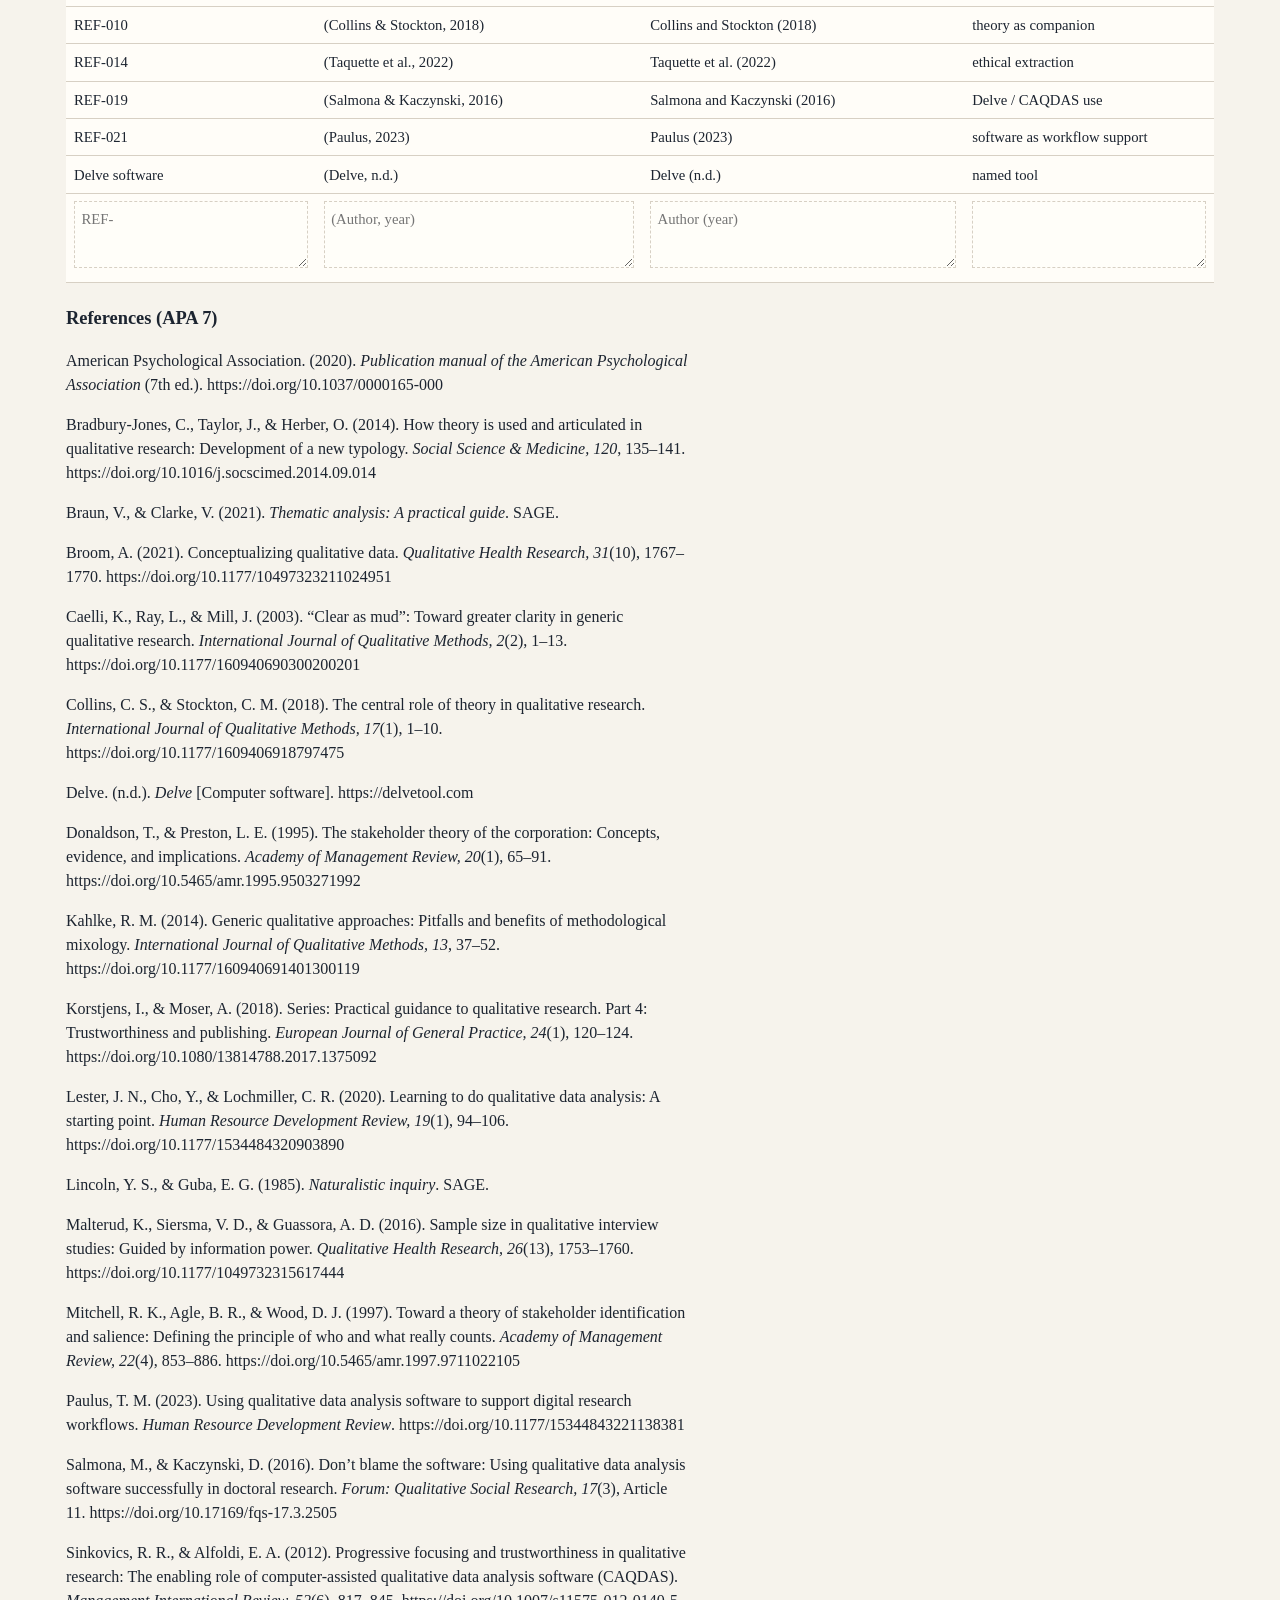
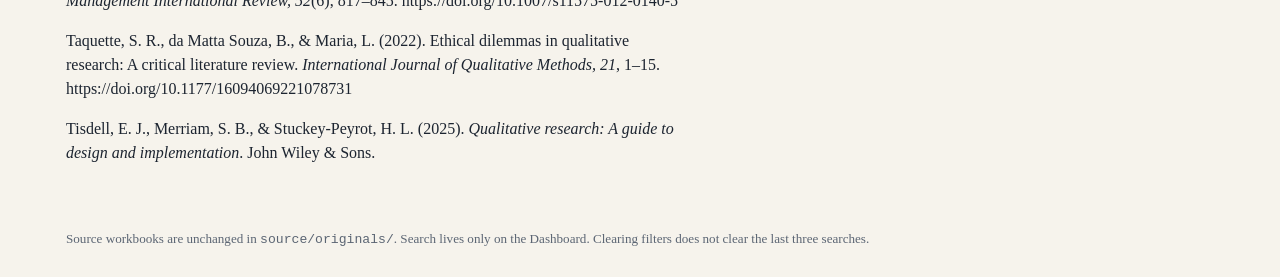
<file: workspace-app/sop.html>
<!DOCTYPE html>
<html lang="en">
<head>
  <meta charset="utf-8">
  <meta name="viewport" content="width=device-width, initial-scale=1">
  <title>SOP and RQ1 data statement · BMGT 8044</title>
  <link rel="stylesheet" href="css/app.css">
</head>
<body data-page="14_SOP_RQ1">
<main class="prose">
  <h2 id="SOP-RQ1">SOP, abstract, key wording, and RQ1 data statement</h2>
  <p class="lede">Plain wording. Third person. APA 7 citations. Full file for Word: <code>docs/RQ1_SOP_Data_Statement.md</code>. Excel sheet: <code>14_SOP_RQ1</code>.</p>

  <h3>Abstract (overview of the prior work)</h3>
  <p>This workspace joins two BMGT 8044 Excel workbooks—the course reading list and the Week 7 leadership-theory alignment file—without dropping source fields. The joined tables hold references, theory and dissertation-spine rows, leadership themes, a parking lot, an interview protocol, analysis templates, and citation-insert fields. The study design is generic qualitative inquiry with semi-structured, critical-incident interviews (Caelli et al., 2003; Kahlke, 2014; Tisdell et al., 2025). Stakeholder theory and stakeholder salience—power, legitimacy, and urgency—guide what the questions ask (Donaldson &amp; Preston, 1995; Mitchell et al., 1997). Leadership-theory rows sit beside that spine so prompts can be checked against both governance constructs and leadership standards.</p>
  <p>RQ1 asks the researcher to evaluate which data-analysis strategies fit qualitative methods. For this interview dataset, reflexive thematic analysis is the primary fit (Braun &amp; Clarke, 2021; Lester et al., 2020). Theory-informed thematic analysis is the companion, because theory must be named and used on purpose (Bradbury-Jones et al., 2014; Collins &amp; Stockton, 2018). Delve is the computer-assisted qualitative data analysis (CAQDAS) product used for coding, retrieval, memos, and audit (Delve, n.d.; Paulus, 2023; Salmona &amp; Kaczynski, 2016). CAQDAS is the category, not the tool name. Course rows that mention NVivo stay in the archive. Survey scoring and regression stay archived as a classmate comparative plan; they do not analyze these interviews.</p>
  <p>The aligned tables do not code the interviews in advance. They make later coding accountable. A question that does not map to a named construct must not be used for extraction (Taquette et al., 2022). A citation insert must carry a <code>REF-</code> or <code>XREF-</code> ID and APA 7 parenthetical or narrative text (American Psychological Association, 2020). Trustworthiness is checked by returning from a theme to an excerpt, a question, and a source (Korstjens &amp; Moser, 2018; Lincoln &amp; Guba, 1985).</p>
  <p><strong>Keywords:</strong> generic qualitative inquiry; reflexive thematic analysis; stakeholder salience; Delve; CAQDAS; citation insert; RQ1; interview protocol; ethical extraction.</p>

  <h3>Key wording</h3>
  <table>
    <thead><tr><th>Use this wording</th><th>Do not use this wording</th></tr></thead>
    <tbody>
      <tr><td>generic qualitative inquiry</td><td>phenomenology (unless the protocol is later changed)</td></tr>
      <tr><td>semi-structured, critical-incident interviews</td><td>survey; Qualtrics regression</td></tr>
      <tr><td>the researcher is the instrument</td><td>the software analyzes the data</td></tr>
      <tr><td>reflexive thematic analysis (primary strategy)</td><td>grounded theory generation (unless redesigned)</td></tr>
      <tr><td>Delve (CAQDAS product in use)</td><td>“CAQDAS” as if it were the product name</td></tr>
      <tr><td>question–theory alignment</td><td>extract first, name the construct later</td></tr>
      <tr><td>citation insert (CIT-, parenthetical, narrative)</td><td>uncited claim in the analysis memo</td></tr>
      <tr><td>ARCHIVE_COMPARATIVE</td><td>treat the classmate regression plan as this study</td></tr>
    </tbody>
  </table>

  <h3>RQ1</h3>
  <p>Evaluate the appropriateness of data analysis strategies for use with qualitative research methodologies.</p>

  <h3>RQ1 data statement</h3>
  <ol>
    <li><strong>What the data are.</strong> Later data will be interview audio or transcripts. Until then, the amalgamated tables are the preparation dataset: references, theory and spine rows, leadership themes, parking-lot items, aligned questions IQ-01 to IQ-08, unaligned template IQ-09, and citation inserts. Each row has a stable ID (Broom, 2021; Lester et al., 2020).</li>
    <li><strong>What the data are not.</strong> Not a survey file, not scored instruments, not a regression sample. The classmate Qualtrics/regression plan is ARCHIVE_COMPARATIVE only.</li>
    <li><strong>Unit of analysis.</strong> A meaning unit: an excerpt that answers an aligned question and maps to a named construct. A theme is patterned meaning, not a count of software nodes (Braun &amp; Clarke, 2021; Lester et al., 2020).</li>
    <li><strong>Appropriate strategies.</strong> Reflexive thematic analysis is primary (Braun &amp; Clarke, 2021; Kahlke, 2014). Theory-informed thematic analysis is the companion (Bradbury-Jones et al., 2014; Collins &amp; Stockton, 2018). Delve is the CAQDAS product for coding, retrieval, and memos; it is not the method (Delve, n.d.; Paulus, 2023; Salmona &amp; Kaczynski, 2016).</li>
    <li><strong>Inappropriate strategies.</strong> Regression, survey scoring, and power analysis used in place of information power (Malterud et al., 2016). Forced grounded-theory or phenomenological-essence claims unless the protocol is redesigned (Caelli et al., 2003). Do not code IQ-09.</li>
    <li><strong>Ethical extraction rule.</strong> The review question must test the same construct as the parent question. If the construct is not named, the excerpt is not eligible (Taquette et al., 2022).</li>
    <li><strong>Citation rule (APA 7).</strong> Every literature-based claim needs a citation insert: REF- or XREF- ID, parenthetical or narrative form, locator if used, and the reference list entry (American Psychological Association, 2020). Example: (Lester et al., 2020). Narrative: Lester et al. (2020) treated analysis as a starting practice. Cite the tool as Delve (n.d.) when the software is the object.</li>
    <li><strong>Trustworthiness.</strong> Member-meaning check (IQ-08). IDs, Delve memos, and the parking lot for dependability. Walk back from theme to excerpt to IQ to REF for confirmability. Bounds: U.S. SME ITDRPaaS recoverability assurance (Korstjens &amp; Moser, 2018; Lincoln &amp; Guba, 1985).</li>
    <li><strong>What alignment does.</strong> The trail is citation → construct → question → excerpt → Delve code → theme → parked exception. That trail does not create findings. It keeps findings accountable.</li>
  </ol>

  <h3>Step-by-step SOP</h3>
  <ol>
    <li><strong>Open the joined file.</strong> Use this site (README, then Dashboard) or the Excel twin. Do not overwrite source cells in <code>source/originals/</code>.</li>
    <li><strong>Read the overview.</strong> Use the abstract and the key-wording table. Keep generic qualitative inquiry, Delve, and reflexive thematic analysis as the named set (Caelli et al., 2003; Braun &amp; Clarke, 2021).</li>
    <li><strong>Find a data point.</strong> Search on the Dashboard. Copy the ID. The last three searches stay on that page.</li>
    <li><strong>Park anything unfinished.</strong> Use the parking-lot strip. Do not hide a gap inside a theme (Sinkovics &amp; Alfoldi, 2012).</li>
    <li><strong>Insert the citation.</strong> Enter REF- or XREF- ID, locator, and where it will be used. Copy parenthetical or narrative text. Do not replace an APA 7 citation with a raw URL (American Psychological Association, 2020).</li>
    <li><strong>Check the interview question.</strong> Use only aligned IQ rows. The review question must test the same construct (Taquette et al., 2022).</li>
    <li><strong>Collect the interview.</strong> Critical-incident interview. The researcher is the instrument (Tisdell et al., 2025). Log the interview ID. Do not add archived survey scales.</li>
    <li><strong>Load files into Delve.</strong> Import the transcript. Map codes to workspace IDs when they match a construct. Delve stores and retrieves; it does not decide the theme (Paulus, 2023; Salmona &amp; Kaczynski, 2016).</li>
    <li><strong>Code only eligible excerpts.</strong> Read once, then mark meaning units that answer an aligned question (Lester et al., 2020). Fill excerpt-to-code, including the citation insert. Park unclear rows.</li>
    <li><strong>Build themes and test them.</strong> List support and disconfirming excerpts. Keep salience as a lens, not a forced label (Collins &amp; Stockton, 2018; Mitchell et al., 1997). Complete the negative-case table.</li>
    <li><strong>Write the RQ1 memo.</strong> Use this data statement. State that reflexive thematic analysis is appropriate, Delve is the support tool, and regression is not appropriate for these interviews (Braun &amp; Clarke, 2021; Delve, n.d.).</li>
    <li><strong>Audit once.</strong> Claim → theme → excerpt → IQ → construct → REF/CIT → Delve memo. If a step is missing, the claim is not ready (Korstjens &amp; Moser, 2018; Lincoln &amp; Guba, 1985).</li>
  </ol>

  <h3>Citation inserts for this SOP / data statement</h3>
  <table>
    <thead><tr><th>REF-ID / source</th><th>Parenthetical insert</th><th>Narrative insert</th><th>Used in</th></tr></thead>
    <tbody>
      <tr><td>APA 7 manual</td><td>(American Psychological Association, 2020)</td><td>American Psychological Association (2020)</td><td>citation rule</td></tr>
      <tr><td>REF-007</td><td>(Lester et al., 2020)</td><td>Lester et al. (2020)</td><td>unit of analysis; Step 9</td></tr>
      <tr><td>REF-010</td><td>(Collins &amp; Stockton, 2018)</td><td>Collins and Stockton (2018)</td><td>theory as companion</td></tr>
      <tr><td>REF-014</td><td>(Taquette et al., 2022)</td><td>Taquette et al. (2022)</td><td>ethical extraction</td></tr>
      <tr><td>REF-019</td><td>(Salmona &amp; Kaczynski, 2016)</td><td>Salmona and Kaczynski (2016)</td><td>Delve / CAQDAS use</td></tr>
      <tr><td>REF-021</td><td>(Paulus, 2023)</td><td>Paulus (2023)</td><td>software as workflow support</td></tr>
      <tr><td>Delve software</td><td>(Delve, n.d.)</td><td>Delve (n.d.)</td><td>named tool</td></tr>
      <tr>
        <td class="templates"><textarea placeholder="REF-"></textarea></td>
        <td class="templates"><textarea placeholder="(Author, year)"></textarea></td>
        <td class="templates"><textarea placeholder="Author (year)"></textarea></td>
        <td class="templates"><textarea></textarea></td>
      </tr>
    </tbody>
  </table>

  <h3>References (APA 7)</h3>
  <p>American Psychological Association. (2020). <em>Publication manual of the American Psychological Association</em> (7th ed.). https://doi.org/10.1037/0000165-000</p>
  <p>Bradbury-Jones, C., Taylor, J., &amp; Herber, O. (2014). How theory is used and articulated in qualitative research: Development of a new typology. <em>Social Science &amp; Medicine, 120</em>, 135–141. https://doi.org/10.1016/j.socscimed.2014.09.014</p>
  <p>Braun, V., &amp; Clarke, V. (2021). <em>Thematic analysis: A practical guide</em>. SAGE.</p>
  <p>Broom, A. (2021). Conceptualizing qualitative data. <em>Qualitative Health Research, 31</em>(10), 1767–1770. https://doi.org/10.1177/10497323211024951</p>
  <p>Caelli, K., Ray, L., &amp; Mill, J. (2003). “Clear as mud”: Toward greater clarity in generic qualitative research. <em>International Journal of Qualitative Methods, 2</em>(2), 1–13. https://doi.org/10.1177/160940690300200201</p>
  <p>Collins, C. S., &amp; Stockton, C. M. (2018). The central role of theory in qualitative research. <em>International Journal of Qualitative Methods, 17</em>(1), 1–10. https://doi.org/10.1177/1609406918797475</p>
  <p>Delve. (n.d.). <em>Delve</em> [Computer software]. https://delvetool.com</p>
  <p>Donaldson, T., &amp; Preston, L. E. (1995). The stakeholder theory of the corporation: Concepts, evidence, and implications. <em>Academy of Management Review, 20</em>(1), 65–91. https://doi.org/10.5465/amr.1995.9503271992</p>
  <p>Kahlke, R. M. (2014). Generic qualitative approaches: Pitfalls and benefits of methodological mixology. <em>International Journal of Qualitative Methods, 13</em>, 37–52. https://doi.org/10.1177/160940691401300119</p>
  <p>Korstjens, I., &amp; Moser, A. (2018). Series: Practical guidance to qualitative research. Part 4: Trustworthiness and publishing. <em>European Journal of General Practice, 24</em>(1), 120–124. https://doi.org/10.1080/13814788.2017.1375092</p>
  <p>Lester, J. N., Cho, Y., &amp; Lochmiller, C. R. (2020). Learning to do qualitative data analysis: A starting point. <em>Human Resource Development Review, 19</em>(1), 94–106. https://doi.org/10.1177/1534484320903890</p>
  <p>Lincoln, Y. S., &amp; Guba, E. G. (1985). <em>Naturalistic inquiry</em>. SAGE.</p>
  <p>Malterud, K., Siersma, V. D., &amp; Guassora, A. D. (2016). Sample size in qualitative interview studies: Guided by information power. <em>Qualitative Health Research, 26</em>(13), 1753–1760. https://doi.org/10.1177/1049732315617444</p>
  <p>Mitchell, R. K., Agle, B. R., &amp; Wood, D. J. (1997). Toward a theory of stakeholder identification and salience: Defining the principle of who and what really counts. <em>Academy of Management Review, 22</em>(4), 853–886. https://doi.org/10.5465/amr.1997.9711022105</p>
  <p>Paulus, T. M. (2023). Using qualitative data analysis software to support digital research workflows. <em>Human Resource Development Review</em>. https://doi.org/10.1177/15344843221138381</p>
  <p>Salmona, M., &amp; Kaczynski, D. (2016). Don’t blame the software: Using qualitative data analysis software successfully in doctoral research. <em>Forum: Qualitative Social Research, 17</em>(3), Article 11. https://doi.org/10.17169/fqs-17.3.2505</p>
  <p>Sinkovics, R. R., &amp; Alfoldi, E. A. (2012). Progressive focusing and trustworthiness in qualitative research: The enabling role of computer-assisted qualitative data analysis software (CAQDAS). <em>Management International Review, 52</em>(6), 817–845. https://doi.org/10.1007/s11575-012-0140-5</p>
  <p>Taquette, S. R., da Matta Souza, B., &amp; Maria, L. (2022). Ethical dilemmas in qualitative research: A critical literature review. <em>International Journal of Qualitative Methods, 21</em>, 1–15. https://doi.org/10.1177/16094069221078731</p>
  <p>Tisdell, E. J., Merriam, S. B., &amp; Stuckey-Peyrot, H. L. (2025). <em>Qualitative research: A guide to design and implementation</em>. John Wiley &amp; Sons.</p>
</main>
<script type="module" src="js/nav.js"></script>
</body>
</html>
</file>
<file: workspace-app/css/app.css>
:root {
  --ink: #1c2430;
  --muted: #5b6573;
  --paper: #f6f3ec;
  --card: #fffdf8;
  --line: #d7d0c4;
  --accent: #1f4d6d;
  --accent-2: #8a4b1f;
  --open: #8a3d12;
  --ok: #215c3a;
  --chip: #e8eef3;
  --focus: #c9a227;
  --max: 1180px;
  --nav: 52px;
}

* { box-sizing: border-box; }
html { scroll-behavior: smooth; }
body {
  margin: 0;
  font: 16px/1.5 "Iowan Old Style", "Palatino Linotype", Palatino, Georgia, serif;
  color: var(--ink);
  background: var(--paper);
}

a { color: var(--accent); }
a:hover { color: var(--accent-2); }

.site-header {
  position: sticky;
  top: 0;
  z-index: 20;
  background: #142433;
  color: #f4efe6;
  border-bottom: 3px solid var(--focus);
}
.site-header .inner {
  max-width: var(--max);
  margin: 0 auto;
  padding: 0.65rem 1rem 0.4rem;
}
.brand {
  display: flex;
  justify-content: space-between;
  gap: 1rem;
  align-items: baseline;
  flex-wrap: wrap;
}
.brand h1 {
  margin: 0;
  font-size: 1.05rem;
  letter-spacing: 0.02em;
}
.brand .meta { color: #c9d3dc; font-size: 0.82rem; }

.toc {
  display: flex;
  flex-wrap: wrap;
  gap: 0.35rem;
  margin-top: 0.45rem;
}
.toc a {
  color: #f4efe6;
  text-decoration: none;
  font-size: 0.78rem;
  border: 1px solid #3b5164;
  padding: 0.18rem 0.45rem;
  border-radius: 999px;
  background: #1c3346;
}
.toc a[aria-current="page"] {
  background: var(--focus);
  color: #1c2430;
  border-color: var(--focus);
  font-weight: 700;
}

.pl-strip {
  background: #efe4d2;
  border-bottom: 1px solid var(--line);
}
.pl-strip .inner {
  max-width: var(--max);
  margin: 0 auto;
  padding: 0.55rem 1rem;
  display: flex;
  flex-wrap: wrap;
  gap: 0.5rem;
  align-items: end;
}
.pl-strip label { font-size: 0.75rem; color: var(--muted); display: block; }
.pl-strip input, .pl-strip select, .filter-panel input, .filter-panel select, textarea, button {
  font: inherit;
}
.pl-strip input, .pl-strip select {
  padding: 0.28rem 0.4rem;
  border: 1px solid var(--line);
  background: #fff;
  min-width: 10rem;
}
button, .btn {
  background: var(--accent);
  color: #fff;
  border: 0;
  padding: 0.38rem 0.7rem;
  cursor: pointer;
  border-radius: 4px;
}
button.secondary, .btn.secondary {
  background: transparent;
  color: var(--accent);
  border: 1px solid var(--accent);
}
button:focus, input:focus, select:focus, textarea:focus, a:focus {
  outline: 2px solid var(--focus);
  outline-offset: 2px;
}

main {
  max-width: var(--max);
  margin: 0 auto;
  padding: 1.2rem 1rem 3rem;
}
h2 { margin: 0 0 0.4rem; font-size: 1.55rem; }
h3 { margin: 1.4rem 0 0.45rem; font-size: 1.15rem; }
.lede { color: var(--muted); max-width: 70ch; }

.cards {
  display: grid;
  grid-template-columns: repeat(auto-fit, minmax(150px, 1fr));
  gap: 0.7rem;
  margin: 1rem 0 1.2rem;
}
.card {
  background: var(--card);
  border: 1px solid var(--line);
  padding: 0.75rem 0.8rem;
  border-radius: 6px;
}
.card .n { font-size: 1.6rem; font-weight: 700; color: var(--accent); display: block; }
.card .l { font-size: 0.8rem; color: var(--muted); }

.filter-panel {
  background: var(--card);
  border: 1px solid var(--line);
  padding: 0.9rem;
  border-radius: 8px;
}
.filter-row {
  display: grid;
  grid-template-columns: 1.6fr repeat(4, minmax(0, 1fr));
  gap: 0.5rem;
}
.filter-row input, .filter-row select {
  width: 100%;
  padding: 0.45rem 0.5rem;
  border: 1px solid var(--line);
  background: #fff;
}
.filter-actions {
  display: flex;
  flex-wrap: wrap;
  gap: 0.5rem;
  align-items: center;
  margin-top: 0.65rem;
}
.chips { display: flex; flex-wrap: wrap; gap: 0.4rem; min-height: 2rem; }
.chip {
  border: 1px solid var(--accent);
  background: var(--chip);
  color: var(--ink);
  border-radius: 999px;
  padding: 0.2rem 0.65rem;
  font-size: 0.82rem;
  cursor: pointer;
}
.chip time { color: var(--muted); font-size: 0.72rem; margin-left: 0.3rem; }
.empty-chips { color: var(--muted); font-size: 0.85rem; }

.results-meta { margin: 0.7rem 0 0.35rem; color: var(--muted); font-size: 0.9rem; }
table {
  width: 100%;
  border-collapse: collapse;
  background: var(--card);
  font-size: 0.92rem;
}
th, td {
  border-bottom: 1px solid var(--line);
  text-align: left;
  vertical-align: top;
  padding: 0.45rem 0.5rem;
}
th { background: #ebe4d6; font-size: 0.78rem; text-transform: uppercase; letter-spacing: 0.03em; }
tr:hover td { background: #f3eee4; }
.badge {
  display: inline-block;
  font-size: 0.72rem;
  padding: 0.08rem 0.4rem;
  border-radius: 999px;
  background: #e6edf2;
}
.badge.open, .badge.unaligned, .badge.weak, .badge.partial { background: #f3d7c6; color: var(--open); }
.badge.resolved, .badge.aligned, .badge.strong { background: #d7eadc; color: var(--ok); }
.badge.archive { background: #eee6c8; }

.note, .callout {
  background: #fff;
  border-left: 4px solid var(--accent);
  padding: 0.7rem 0.9rem;
  margin: 1rem 0;
}
.callout.warn { border-left-color: var(--accent-2); background: #fff7ee; }
.callout.ok { border-left-color: var(--ok); }

.prose p { max-width: 78ch; }
.prose li { max-width: 78ch; }

.templates textarea {
  width: 100%;
  min-height: 4.2rem;
  border: 1px dashed var(--line);
  padding: 0.4rem;
  background: #fffef9;
}

footer {
  max-width: var(--max);
  margin: 0 auto;
  padding: 0 1rem 2rem;
  color: var(--muted);
  font-size: 0.82rem;
}

@media (max-width: 900px) {
  .filter-row { grid-template-columns: 1fr 1fr; }
}
@media (max-width: 640px) {
  .filter-row { grid-template-columns: 1fr; }
  table { display: block; overflow-x: auto; }
}
</file>
